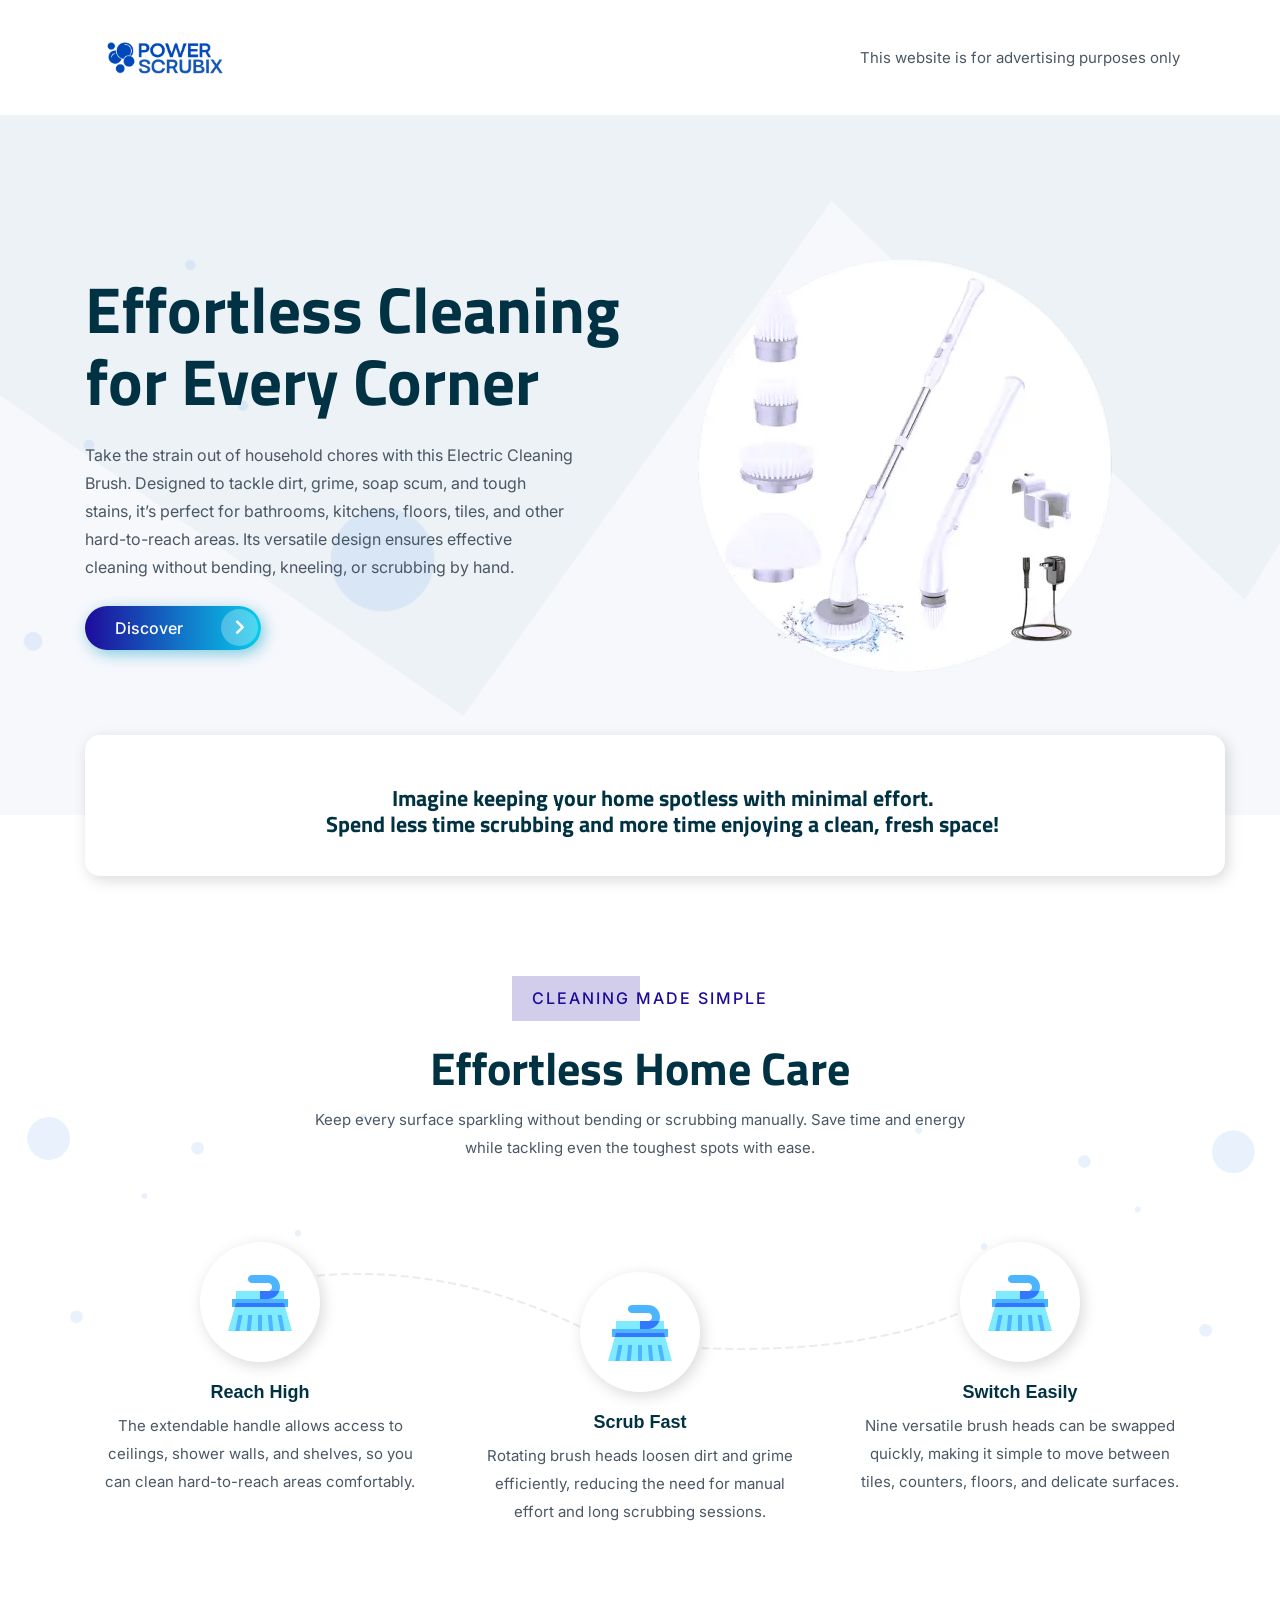
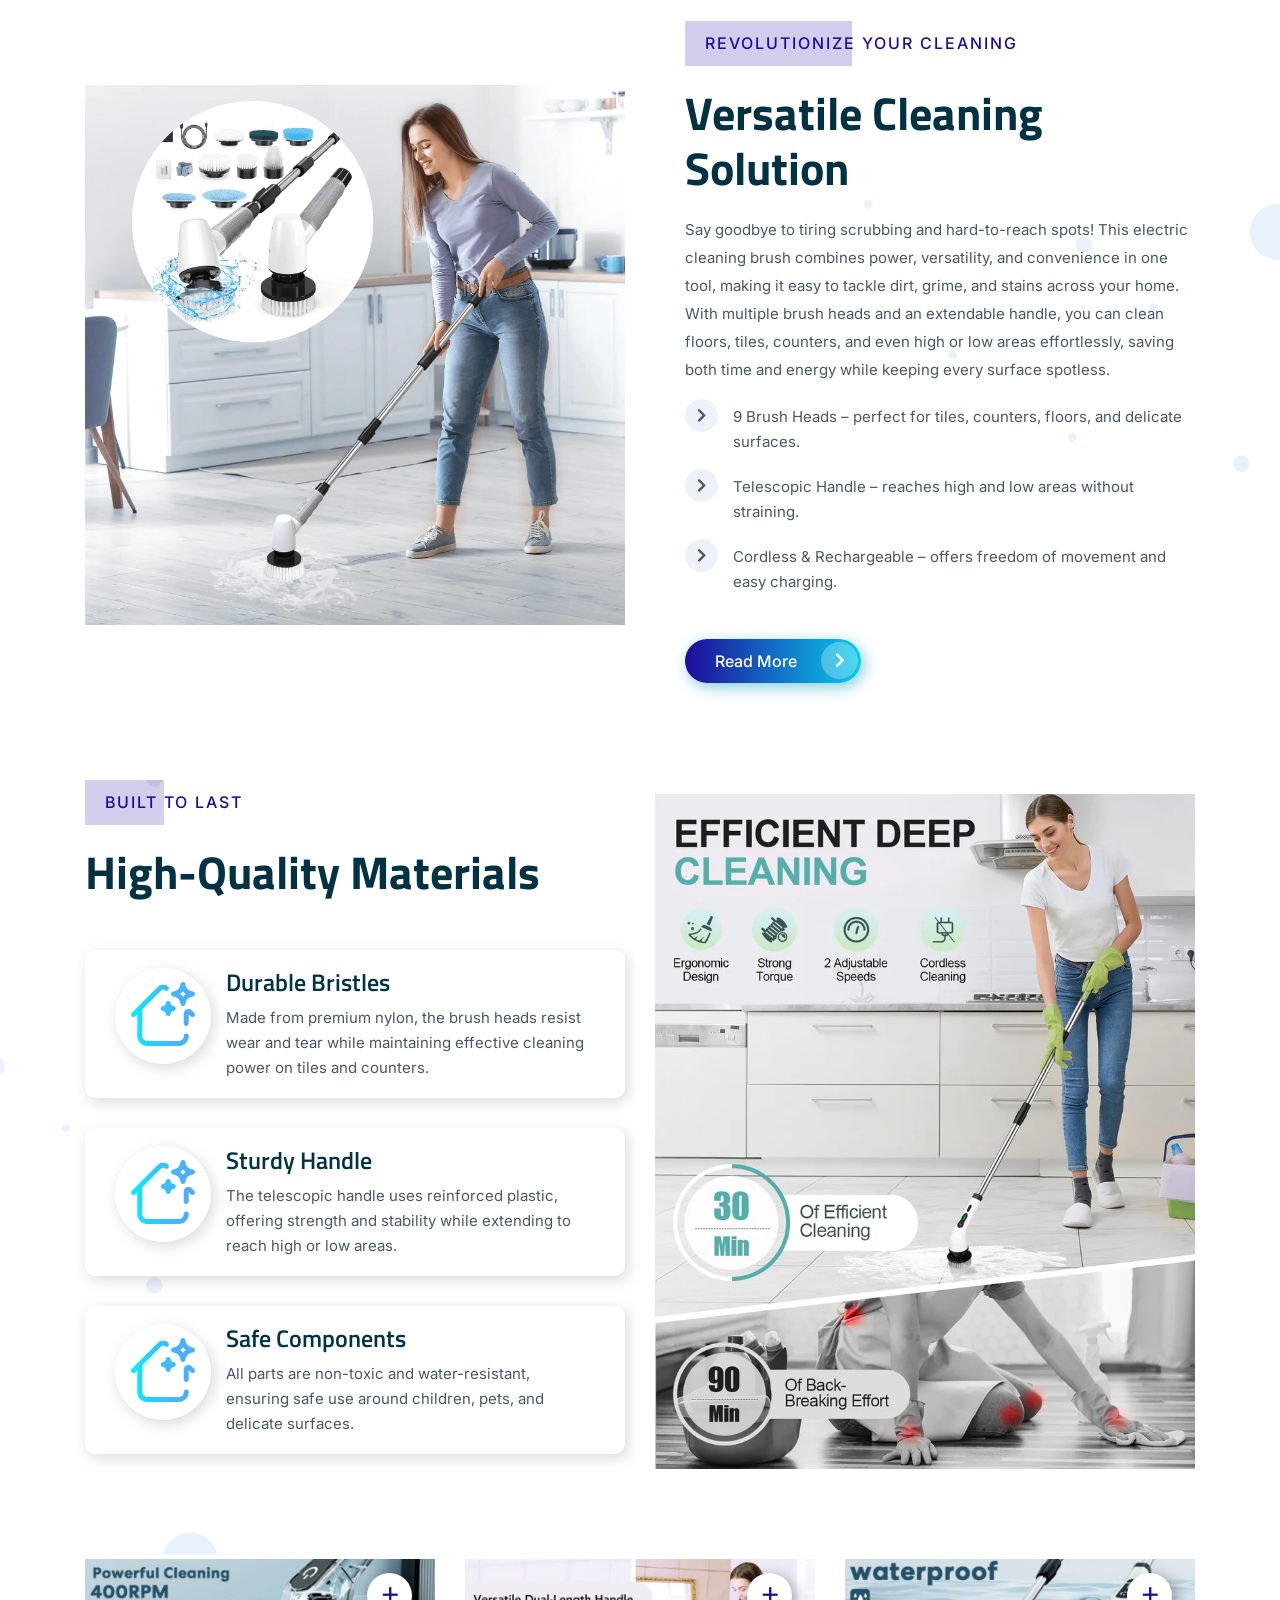
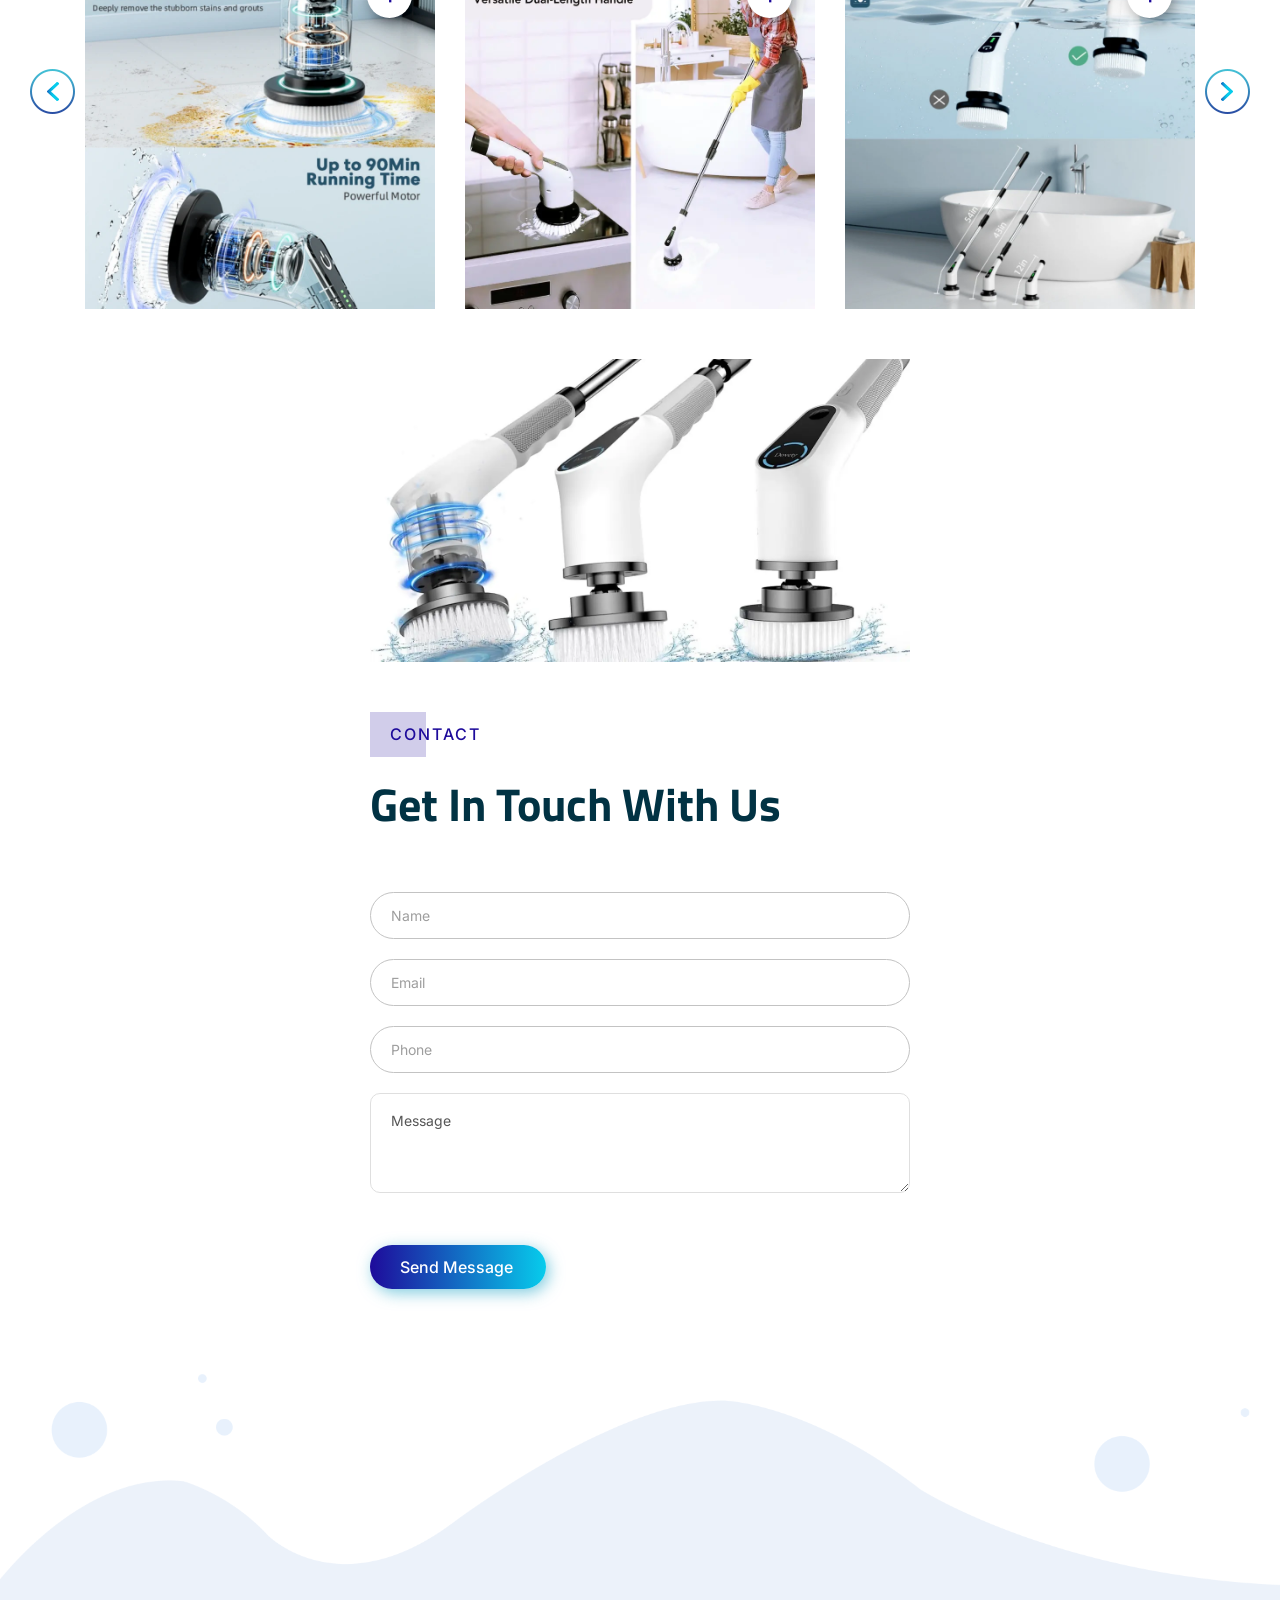
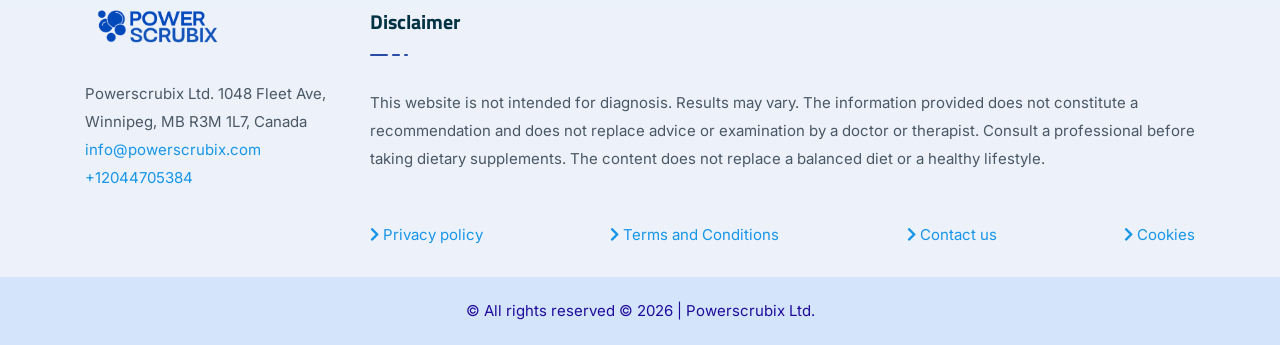
<file: index.html>
<!DOCTYPE html>
<html class="no-js" lang="zxx">
    <head>
        <meta charset="utf-8">
        <meta http-equiv="x-ua-compatible" content="ie=edge">
        <title>Powerscrubix</title>

        <meta name="author" content="Ezra Gale">
        <meta name="description" content="Effortless Cleaning for Every Corner">
        <meta name="keywords" content="electric cleaning brush, cordless scrubber, home cleaning tool, telescopic handle scrubber, versatile scrubber head">

        <meta name="viewport" content="width=device-width, initial-scale=1">
		<link rel="shortcut icon" type="image/x-icon" href="img/fav.png">
        <!-- Place favicon.ico in the root Internist, General Practitonery -->

		<!-- CSS here -->
        <link rel="stylesheet" href="css/bootstrap.min.css">
        <link rel="stylesheet" href="css/animate.min.css">
        <link rel="stylesheet" href="fontawesome/css/all.min.css">
        <link rel="stylesheet" href="css/slick.css">
        <link rel="stylesheet" href="css/default.css">
        <link rel="stylesheet" href="css/style.css">
        <link rel="stylesheet" href="css/responsive.css">
    </head>
    <body>
        <!-- header -->
        <header class="header-area">
            <div id="header-sticky" class="menu-area">
                <div class="container">
                    <div class="second-menu">
                        <div class="row align-items-center">
                            <div class="col-xl-2 col-lg-2">
                                <div class="logo">
                                    <a href="index.html"><img src="img/logo.png" alt="logo"></a>
                                </div>
                            </div>
                            <div class="col-lg-10">
                                <div class="main-menu text-right pr-15">This website is for advertising purposes only</div>
                            </div>
                        </div>
                    </div>
                </div>
            </div>
        </header>
        <!-- header-end -->
        <!-- main-area -->
        <main>
            <!-- slider-area -->
            <section id="home" class="slider-area fix p-relative">
                <div class="slider-active2">
				    <div class="single-slider slider-bg d-flex align-items-center" style="background-image:url(img/an-bg/header-bg.png)">
                        <div class="container">
                            <div class="row align-items-center">
                                <div class="col-lg-6">
                                    <div class="slider-content s-slider-content text-left">
                                        <h2 data-animation="fadeInUp" data-delay=".4s">Effortless Cleaning for Every Corner</h2>
                                        <p data-animation="fadeInUp" data-delay=".6s">Take the strain out of household chores with this Electric Cleaning Brush. Designed to tackle dirt, grime, soap scum, and tough stains, it’s perfect for bathrooms, kitchens, floors, tiles, and other hard-to-reach areas. Its versatile design ensures effective cleaning without bending, kneeling, or scrubbing by hand.</p>
                                        <div class="slider-btn mt-25">
                                            <a href="#services" class="btn ss-btn" data-animation="fadeInRight" data-delay=".8s">Discover <i class="fas fa-chevron-right"></i></a>
                                        </div>
                                    </div>
                                </div>
								<div class="col-lg-6">
									<img src="img/1.webp" alt="header-img" class="header-img"/>
								</div>
                            </div>
                        </div>
                    </div>
                </div>
            </section>
            <!-- slider-area-end -->
            <!-- booking-area -->
            <section id="booking" class="booking-area p-relative">
                <div class="container">
                    <div class="row">
                        <div class="col-lg-12 contact-form text-center">
                            <h4>Imagine keeping your home spotless with minimal effort. <br> Spend less time scrubbing and more time enjoying a clean, fresh space!</h4>
                        </div>
                    </div>
                </div>
            </section>
            <!-- booking-area-end -->

             <!-- services-area -->
            <section id="services" class="services-area services-bg services-two pt-100"  style="background-image:url(img/an-bg/an-bg02.png); background-size: contain; background-repeat: no-repeat;background-position: center center;">
                <div class="container">
                    <div class="row justify-content-center">
                        <div class="col-xl-8 col-lg-8">
                            <div class="section-title text-center pl-40 pr-40 mb-80" >
                                <span>Cleaning Made Simple</span>
                                <h2>Effortless Home Care</h2>
                                <p class="mt-10">Keep every surface sparkling without bending or scrubbing manually. Save time and energy while tackling even the toughest spots with ease.</p>
                            </div>
                        </div>
                    </div>
                    <div class="row sr-line">
                        <div class="col-lg-4 col-md-12">
                            <div class="s-single-services text-center active" >
                                <div class="services-icon">
                                    <img src="img/11.png" alt="img">
                                </div>
                                <div class="second-services-content">
                                    <h5><a href="services-detail.html">Reach High</a></h5>
                                    <p>The extendable handle allows access to ceilings, shower walls, and shelves, so you can clean hard-to-reach areas comfortably.</p>
                                </div>
                            </div>
                        </div>
                        <div class="col-lg-4 col-md-12">
                             <div class="s-single-services text-center" >
                                <div class="services-icon">
                                   <img src="img/11.png" alt="img">
                                </div>
                                <div class="second-services-content">
                                    <h5><a href="services-detail.html">Scrub Fast</a></h5>       
                                    <p>Rotating brush heads loosen dirt and grime efficiently, reducing the need for manual effort and long scrubbing sessions.</p>
                                </div>
                            </div>
                        </div>
                        <div class="col-lg-4 col-md-12">
                            <div class="s-single-services text-center" >
                                <div class="services-icon">
                                  <img src="img/11.png" alt="img">
                                </div>
                                <div class="second-services-content">
                                    <h5><a href="services-detail.html">Switch Easily</a></h5>       
                                    <p>Nine versatile brush heads can be swapped quickly, making it simple to move between tiles, counters, floors, and delicate surfaces.</p>
                                </div>
                            </div>
                        </div>
                    </div>
                </div>
            </section>
            <!-- services-area-end -->

			<!-- about-area -->
            <section id="about" class="about-area about-p pt-65 pb-80 p-relative" style="background-image:url(img/an-bg/an-bg03.png); background-size: contain; background-repeat: no-repeat;background-position: center center;">
                <div class="container">
                    <div class="row align-items-center">
                      <div class="col-lg-6 col-md-12 col-sm-12">
                            <div class="s-about-img p-relative">
                                <img src="img/2.webp" alt="img">
                            </div>
                        </div>
                        <div class="col-lg-6 col-md-12 col-sm-12">
                            <div class="about-content s-about-content pl-30">
                                <div class="section-title mb-20">
                                    <span>Revolutionize Your Cleaning</span>
                                    <h2>Versatile Cleaning Solution</h2>
                                </div>
                                <p>Say goodbye to tiring scrubbing and hard-to-reach spots! This electric cleaning brush combines power, versatility, and convenience in one tool, making it easy to tackle dirt, grime, and stains across your home. With multiple brush heads and an extendable handle, you can clean floors, tiles, counters, and even high or low areas effortlessly, saving both time and energy while keeping every surface spotless.</p>
                                <ul>
                                    <li>
                                        <div class="icon"><i class="fas fa-chevron-right"></i></div> 
                                        <div class="text">9 Brush Heads – perfect for tiles, counters, floors, and delicate surfaces.</div>
                                    </li>
                                    <li>
                                        <div class="icon"><i class="fas fa-chevron-right"></i></div> 
                                        <div class="text">Telescopic Handle – reaches high and low areas without straining.</div>
                                    </li>
                                    <li>
                                        <div class="icon"><i class="fas fa-chevron-right"></i></div> 
                                        <div class="text">Cordless & Rechargeable – offers freedom of movement and easy charging.</div>
                                    </li>
                                </ul>
                               <div class="slider-btn mt-30">
                                    <a href="#" class="btn ss-btn" data-animation="fadeInRight" data-delay=".8s">Read More <i class="fas fa-chevron-right"></i></a>					
                                </div>
                            </div>
                        </div>
                    </div>
                </div>
            </section>
            <!-- about-area-end -->

            <!-- department-area -->
            <section class="department-area cta-bg pb-70 mt-10 fix" style="background-image:url(img/an-bg/an-bg05.png); background-size: contain;">
                <div class="container">
                    <div class="row align-items-center">
                        <div class="col-lg-6">
                            <div class="section-title mb-50" >
                                <span>Built to Last</span>
                                <h2>High-Quality Materials</h2>
                            </div>
                            <ul>
                                <li>
                                    <div class="icon">
                                        <div><img src="img/12.png" alt="de-icon"></div></div>
                                    <a href="#" class="text">
                                        <h3>Durable Bristles</h3>
                                        Made from premium nylon, the brush heads resist wear and tear while maintaining effective cleaning power on tiles and counters.
                                    </a>
                                </li>
                                <li>
                                    <div class="icon">
                                        <div><img src="img/12.png" alt="de-icon"></div></div>
                                        <a href="#" class="text">
                                        <h3>Sturdy Handle</h3>
                                        The telescopic handle uses reinforced plastic, offering strength and stability while extending to reach high or low areas.
                                    </a>
                                </li>
                                <li>
                                        <div class="icon">
                                        <div><img src="img/12.png" alt="de-icon"></div></div>
                                    <a href="#" class="text">
                                        <h3>Safe Components</h3>
                                        All parts are non-toxic and water-resistant, ensuring safe use around children, pets, and delicate surfaces.
                                    </a>
                                </li>
                            </ul>
                        </div>
					    <div class="col-lg-6">
                            <div class="s-d-img p-relative">
                                <img src="img/3.webp" alt="img">

                            </div>
                        </div>
                    </div>
                </div>
            </section>
            <!-- department-area-end -->
			 <!-- team-area-->
            <section id="team" class="pb-20" style="background-image:url(img/an-bg/an-bg13.png); background-size: contain;background-position: center center;background-repeat: no-repeat;">
                <div class="container">
                    <div class="row team-active">
                        <div class="col-xl-4">
                            <div class="single-team mb-30" >
                                <div class="team-thumb">
                                    <div class="brd">
                                         <img src="img/4.webp" alt="img">
                                    </div>
                                    <div class="dropdown">
                                      <a class="xbtn"  data-toggle="dropdown" aria-haspopup="true" aria-expanded="false">
                                        +
                                      </a>
                                      <div class="dropdown-menu" aria-labelledby="dropdownMenu2">
                                        <div class="team-social mt-15">
                                        <ul>
                                            <li><a href="#"><i class="fab fa-facebook-f"></i></a></li>
                                            <li> <a href="#"><i class="fab fa-twitter"></i></a></li>
                                            <li><a href="#"><i class="fab fa-instagram"></i></a></li>
                                        </ul>
                                    </div>
                                      </div>
                                    </div>
                                </div>
                            </div>
                        </div>
                        <div class="col-xl-4">
                            <div class="single-team mb-30" >
                                <div class="team-thumb">
                                    <div class="brd">
                                        <img src="img/5.webp" alt="img">
                                    </div>
                                     <div class="dropdown">
                                      <a class="xbtn"  data-toggle="dropdown" aria-haspopup="true" aria-expanded="false">
                                        +
                                      </a>
                                      <div class="dropdown-menu" aria-labelledby="dropdownMenu2">
                                        <div class="team-social mt-15">
                                        <ul>
                                            <li><a href="#"><i class="fab fa-facebook-f"></i></a></li>
                                            <li> <a href="#"><i class="fab fa-twitter"></i></a></li>
                                            <li><a href="#"><i class="fab fa-instagram"></i></a></li>
                                        </ul>
                                    </div>
                                      </div>
                                    </div>
                                </div>
                            </div>
                        </div>
                       <div class="col-xl-4">
                            <div class="single-team mb-30" >
                                <div class="team-thumb">
                                    <div class="brd">
                                        <img src="img/6.webp" alt="img">
                                    </div>
                                    <div class="dropdown">
                                      <a class="xbtn"  data-toggle="dropdown" aria-haspopup="true" aria-expanded="false">
                                        +
                                      </a>
                                      <div class="dropdown-menu" aria-labelledby="dropdownMenu2">
                                        <div class="team-social mt-15">
                                        <ul>
                                            <li><a href="#"><i class="fab fa-facebook-f"></i></a></li>
                                            <li> <a href="#"><i class="fab fa-twitter"></i></a></li>
                                            <li><a href="#"><i class="fab fa-instagram"></i></a></li>
                                        </ul>
                                    </div>
                                      </div>
                                    </div>
                                </div>
                            </div>
                        </div>
                         <div class="col-xl-4">
                            <div class="single-team mb-30" >
                                <div class="team-thumb">
                                    <div class="brd">
                                         <img src="img/4.webp" alt="img">
                                    </div>
                                    <div class="dropdown">
                                      <a class="xbtn"  data-toggle="dropdown" aria-haspopup="true" aria-expanded="false">
                                        +
                                      </a>
                                      <div class="dropdown-menu" aria-labelledby="dropdownMenu2">
                                        <div class="team-social mt-15">
                                        <ul>
                                            <li><a href="#"><i class="fab fa-facebook-f"></i></a></li>
                                            <li> <a href="#"><i class="fab fa-twitter"></i></a></li>
                                            <li><a href="#"><i class="fab fa-instagram"></i></a></li>
                                        </ul>
                                    </div>
                                      </div>
                                    </div>
                                </div>
                            </div>
                        </div>
                        <div class="col-xl-4">
                            <div class="single-team mb-30" >
                                <div class="team-thumb">
                                    <div class="brd">
                                        <img src="img/5.webp" alt="img">
                                    </div>
                                     <div class="dropdown">
                                      <a class="xbtn"  data-toggle="dropdown" aria-haspopup="true" aria-expanded="false">
                                        +
                                      </a>
                                      <div class="dropdown-menu" aria-labelledby="dropdownMenu2">
                                        <div class="team-social mt-15">
                                        <ul>
                                            <li><a href="#"><i class="fab fa-facebook-f"></i></a></li>
                                            <li> <a href="#"><i class="fab fa-twitter"></i></a></li>
                                            <li><a href="#"><i class="fab fa-instagram"></i></a></li>
                                        </ul>
                                    </div>
                                      </div>
                                    </div>
                                </div>
                            </div>
                        </div>
                       <div class="col-xl-4">
                            <div class="single-team mb-30" >
                                <div class="team-thumb">
                                    <div class="brd">
                                        <img src="img/6.webp" alt="img">
                                    </div>
                                    <div class="dropdown">
                                      <a class="xbtn"  data-toggle="dropdown" aria-haspopup="true" aria-expanded="false">
                                        +
                                      </a>
                                      <div class="dropdown-menu" aria-labelledby="dropdownMenu2">
                                        <div class="team-social mt-15">
                                        <ul>
                                            <li><a href="#"><i class="fab fa-facebook-f"></i></a></li>
                                            <li> <a href="#"><i class="fab fa-twitter"></i></a></li>
                                            <li><a href="#"><i class="fab fa-instagram"></i></a></li>
                                        </ul>
                                    </div>
                                      </div>
                                    </div>
                                </div>
                            </div>
                        </div>
                    </div>
                </div>
            </section>
            <!-- team-area-end -->
            <!-- contact-area -->
            <section id="contact" class="contact-area contact-bg pb-70 p-relative fix" style="background-image:url(img/an-bg/an-bg11.png); background-size: cover;background-repeat: no-repeat;">
                <div class="container">
					<div class="row flex-column align-items-center">
                        <div class="col-lg-6 mb-50">
                            <div class="contact-img">
                                <img src="img/10.webp" alt="touch-illustration">
                            </div>
                        </div>
						<div class="col-lg-6">
                        <div class="section-title mb-60" >
                                <span>Contact</span>
                                <h2>Get In Touch With Us</h2>
                            </div>
						<form action="#" class="contact-form">
							<div class="row">
                                <div class="col-lg-12">
                                    <div class="contact-field p-relative c-name mb-20">
                                        <input type="text" placeholder="Name">
                                    </div>
                                </div>
                                <div class="col-lg-12">
                                    <div class="contact-field p-relative c-email mb-20">
                                        <input type="text" placeholder="Email">
                                    </div>
                                </div>
                                <div class="col-lg-12">
                                    <div class="contact-field p-relative c-subject mb-20">
                                        <input type="text" placeholder="Phone">
                                    </div>
                                </div>
                                <div class="col-lg-12">
                                    <div class="contact-field p-relative c-message mb-45">
                                        <textarea name="message" id="message" cols="30" rows="10" placeholder="Message"></textarea>
                                    </div>
                                    <div class="slider-btn">
                                        <a href="#" class="btn ss-btn" data-animation="fadeInRight" data-delay=".8s">Send Message</a>
                                    </div>
                                </div>
                            </div>
                    </form>
						</div>
					</div>
                </div>
            </section>
            <!-- contact-area-end -->
        </main>
        <!-- main-area-end -->
        <!-- footer -->
        <footer class="footer-bg footer-p" >
            <div class="overly"><img src="img/an-bg/footer-bg.png" alt="rest"></div>
            <div class="footer-top pb-30" style="background-color: #ECF1FA;">
                <div class="container">
                    <div class="row justify-content-between">
                        <div class="col-12 col-xl-3">
                            <div class="footer-widget mb-30">
                                <div class="flog mb-35">
                                    <a href="#"><img src="img/logo.png" alt="logo"></a>
                                </div>
                                <div class="footer-text mb-20">
                                    <p>Powerscrubix Ltd. 1048 Fleet Ave, Winnipeg, MB R3M 1L7, Canada
                                        <a href="mailto:info@powerscrubix.com">info@powerscrubix.com</a>
                                        <a href="tel:+12044705384">+12044705384</a>
                                    </p>
                                </div>
                            </div>
                        </div>
						<div class="col-12 col-xl-9">
                            <div class="footer-widget mb-30">
                                <div class="f-widget-title">
                                    <h5>Disclaimer</h5>
                                    <p>This website is not intended for diagnosis. Results may vary. The information provided does not constitute a recommendation and does not replace advice or examination by a doctor or therapist. Consult a professional before taking dietary supplements. The content does not replace a balanced diet or a healthy lifestyle.</p>
                                </div>
                            </div>
                        </div>
                        <div class="col-12 col-xl-9 offset-xl-3">
                            <ul class="d-flex justify-content-between flex-wrap gap-10">
                                <li><a href="policy.html"><i class="fas fa-chevron-right"></i> Privacy policy</a></li>
                                <li><a href="terms.html"><i class="fas fa-chevron-right"></i> Terms and Conditions</a></li>
                                <li><a href="contact.html"><i class="fas fa-chevron-right"></i> Contact us</a></li>
                                <li><a href="cookies.html"><i class="fas fa-chevron-right"></i> Cookies</a></li>
                            </ul>
                        </div>
                    </div>
                </div>
            </div>
            <div class="copyright-wrap">
                <div class="container">
                    <div class="row">
                        <div class="col-12">
                            <div class="copyright-text text-center">
                                <p>&copy; All rights reserved © 2026 | Powerscrubix Ltd.</p>
                            </div>
                        </div>
                    </div>
                </div>
            </div>
        </footer>
        <!-- footer-end -->


		<!-- JS here -->
        	<!-- JS here -->
        <script src="js/vendor/modernizr-3.5.0.min.js"></script>
        <script src="js/vendor/jquery-1.12.4.min.js"></script>
        <script src="js/popper.min.js"></script>
        <script src="js/bootstrap.min.js"></script>
        <script src="js/slick.min.js"></script>
        <script src="js/wow.min.js"></script>
        <script src="js/jquery.scrollUp.min.js"></script>
        <script src="js/parallax-scroll.js"></script>
        <script src="js/main.js"></script>
    </body>
</html>
</file>
<file: css/default.css>
/* Deafult Margin & Padding */
/*-- Margin Top --*/
.mt-5 {
	margin-top: 5px;
}
.mt-10 {
	margin-top: 10px;
}
.mt-15 {
	margin-top: 15px;
}
.mt-20 {
	margin-top: 20px;
}
.mt-25 {
	margin-top: 25px;
}
.mt-30 {
	margin-top: 30px;
}
.mt-35 {
	margin-top: 35px;
}
.mt-40 {
	margin-top: 40px;
}
.mt-45 {
	margin-top: 45px;
}
.mt-50 {
	margin-top: 50px;
}
.mt-55 {
	margin-top: 55px;
}
.mt-60 {
	margin-top: 60px;
}
.mt-65 {
	margin-top: 65px;
}
.mt-70 {
	margin-top: 70px;
}
.mt-75 {
	margin-top: 75px;
}
.mt-80 {
	margin-top: 80px;
}
.mt-85 {
	margin-top: 85px;
}
.mt-90 {
	margin-top: 90px;
}
.mt-95 {
	margin-top: 95px;
}
.mt-100 {
	margin-top: 100px;
}
.mt-105 {
	margin-top: 105px;
}
.mt-110 {
	margin-top: 110px;
}
.mt-115 {
	margin-top: 115px;
}
.mt-120 {
	margin-top: 120px;
}
.mt-125 {
	margin-top: 125px;
}
.mt-130 {
	margin-top: 130px;
}
.mt-135 {
	margin-top: 135px;
}
.mt-140 {
	margin-top: 140px;
}
.mt-145 {
	margin-top: 145px;
}
.mt-150 {
	margin-top: 150px;
}
.mt-155 {
	margin-top: 155px;
}
.mt-160 {
	margin-top: 160px;
}
.mt-165 {
	margin-top: 165px;
}
.mt-170 {
	margin-top: 170px;
}
.mt-175 {
	margin-top: 175px;
}
.mt-180 {
	margin-top: 180px;
}
.mt-185 {
	margin-top: 185px;
}
.mt-190 {
	margin-top: 190px;
}
.mt-195 {
	margin-top: 195px;
}
.mt-200 {
	margin-top: 200px;
}
/*-- Margin Bottom --*/

.mb-5 {
	margin-bottom: 5px;
}
.mb-10 {
	margin-bottom: 10px;
}
.mb-15 {
	margin-bottom: 15px;
}
.mb-20 {
	margin-bottom: 20px;
}
.mb-25 {
	margin-bottom: 25px;
}
.mb-30 {
	margin-bottom: 30px;
}
.mb-35 {
	margin-bottom: 35px;
}
.mb-40 {
	margin-bottom: 40px;
}
.mb-45 {
	margin-bottom: 45px;
}
.mb-50 {
	margin-bottom: 50px;
}
.mb-55 {
	margin-bottom: 55px;
}
.mb-60 {
	margin-bottom: 60px;
}
.mb-65 {
	margin-bottom: 65px;
}
.mb-70 {
	margin-bottom: 70px;
}
.mb-75 {
	margin-bottom: 75px;
}
.mb-80 {
	margin-bottom: 80px;
}
.mb-85 {
	margin-bottom: 85px;
}
.mb-90 {
	margin-bottom: 90px;
}
.mb-95 {
	margin-bottom: 95px;
}
.mb-100 {
	margin-bottom: 100px;
}
.mb-105 {
	margin-bottom: 105px;
}
.mb-110 {
	margin-bottom: 110px;
}
.mb-115 {
	margin-bottom: 115px;
}
.mb-120 {
	margin-bottom: 120px;
}
.mb-125 {
	margin-bottom: 125px;
}
.mb-130 {
	margin-bottom: 130px;
}
.mb-135 {
	margin-bottom: 135px;
}
.mb-140 {
	margin-bottom: 140px;
}
.mb-145 {
	margin-bottom: 145px;
}
.mb-150 {
	margin-bottom: 150px;
}
.mb-155 {
	margin-bottom: 155px;
}
.mb-160 {
	margin-bottom: 160px;
}
.mb-165 {
	margin-bottom: 165px;
}
.mb-170 {
	margin-bottom: 170px;
}
.mb-175 {
	margin-bottom: 175px;
}
.mb-180 {
	margin-bottom: 180px;
}
.mb-185 {
	margin-bottom: 185px;
}
.mb-190 {
	margin-bottom: 190px;
}
.mb-195 {
	margin-bottom: 195px;
}
.mb-200 {
	margin-bottom: 200px;
}
/*-- Padding Top --*/

.pt-5 {
	padding-top: 5px;
}
.pt-10 {
	padding-top: 10px;
}
.pt-15 {
	padding-top: 15px;
}
.pt-20 {
	padding-top: 20px;
}
.pt-25 {
	padding-top: 25px;
}
.pt-30 {
	padding-top: 30px;
}
.pt-35 {
	padding-top: 35px;
}
.pt-40 {
	padding-top: 40px;
}
.pt-45 {
	padding-top: 45px;
}
.pt-50 {
	padding-top: 50px;
}
.pt-55 {
	padding-top: 55px;
}
.pt-60 {
	padding-top: 60px;
}
.pt-65 {
	padding-top: 65px;
}
.pt-70 {
	padding-top: 70px;
}
.pt-75 {
	padding-top: 75px;
}
.pt-80 {
	padding-top: 80px;
}
.pt-85 {
	padding-top: 85px;
}
.pt-90 {
	padding-top: 90px;
}
.pt-95 {
	padding-top: 95px;
}
.pt-100 {
	padding-top: 100px;
}
.pt-105 {
	padding-top: 105px;
}
.pt-110 {
	padding-top: 110px;
}
.pt-115 {
	padding-top: 115px;
}
.pt-120 {
	padding-top: 120px;
}
.pt-125 {
	padding-top: 125px;
}
.pt-130 {
	padding-top: 130px;
}
.pt-135 {
	padding-top: 135px;
}
.pt-140 {
	padding-top: 140px;
}
.pt-145 {
	padding-top: 145px;
}
.pt-150 {
	padding-top: 150px;
}
.pt-155 {
	padding-top: 155px;
}
.pt-160 {
	padding-top: 160px;
}
.pt-165 {
	padding-top: 165px;
}
.pt-170 {
	padding-top: 170px;
}
.pt-175 {
	padding-top: 175px;
}
.pt-180 {
	padding-top: 180px;
}
.pt-185 {
	padding-top: 185px;
}
.pt-190 {
	padding-top: 190px;
}
.pt-195 {
	padding-top: 195px;
}
.pt-200 {
	padding-top: 200px;
}
.pt-113 {
	padding-top: 113px;
}
/*-- Padding Bottom --*/

.pb-5 {
	padding-bottom: 5px;
}
.pb-10 {
	padding-bottom: 10px;
}
.pb-15 {
	padding-bottom: 15px;
}
.pb-20 {
	padding-bottom: 20px;
}
.pb-25 {
	padding-bottom: 25px;
}
.pb-30 {
	padding-bottom: 30px;
}
.pb-35 {
	padding-bottom: 35px;
}
.pb-40 {
	padding-bottom: 40px;
}
.pb-45 {
	padding-bottom: 45px;
}
.pb-50 {
	padding-bottom: 50px;
}
.pb-55 {
	padding-bottom: 55px;
}
.pb-60 {
	padding-bottom: 60px;
}
.pb-65 {
	padding-bottom: 65px;
}
.pb-70 {
	padding-bottom: 70px;
}
.pb-75 {
	padding-bottom: 75px;
}
.pb-80 {
	padding-bottom: 80px;
}
.pb-85 {
	padding-bottom: 85px;
}
.pb-90 {
	padding-bottom: 90px;
}
.pb-95 {
	padding-bottom: 95px;
}
.pb-100 {
	padding-bottom: 100px;
}
.pb-105 {
	padding-bottom: 105px;
}
.pb-110 {
	padding-bottom: 110px;
}
.pb-115 {
	padding-bottom: 115px;
}
.pb-120 {
	padding-bottom: 120px;
}
.pb-125 {
	padding-bottom: 125px;
}
.pb-130 {
	padding-bottom: 130px;
}
.pb-135 {
	padding-bottom: 135px;
}
.pb-140 {
	padding-bottom: 140px;
}
.pb-145 {
	padding-bottom: 145px;
}
.pb-150 {
	padding-bottom: 150px;
}
.pb-155 {
	padding-bottom: 155px;
}
.pb-160 {
	padding-bottom: 160px;
}
.pb-165 {
	padding-bottom: 165px;
}
.pb-170 {
	padding-bottom: 170px;
}
.pb-175 {
	padding-bottom: 175px;
}
.pb-180 {
	padding-bottom: 180px;
}
.pb-185 {
	padding-bottom: 185px;
}
.pb-190 {
	padding-bottom: 190px;
}
.pb-195 {
	padding-bottom: 195px;
}
.pb-200 {
	padding-bottom: 200px;
}



/*-- Padding Left --*/
.pl-0 {
	padding-left: 0px;
}
.pl-5 {
	padding-left: 5px;
}
.pl-10 {
	padding-left: 10px;
}
.pl-15 {
	padding-left: 15px;
}
.pl-20{
	padding-left: 20px;
}
.pl-25 {
	padding-left: 35px;
}
.pl-30 {
	padding-left: 30px;
}
.pl-35 {
	padding-left: 35px;
}

.pl-35 {
	padding-left: 35px;
}

.pl-40 {
	padding-left: 40px;
}

.pl-45 {
	padding-left: 45px;
}

.pl-50 {
	padding-left: 50px;
}

.pl-55 {
	padding-left: 55px;
}

.pl-60 {
	padding-left: 60px;
}
.pl-65 {
	padding-left: 65px;
}
.pl-70 {
	padding-left: 70px;
}
.pl-75 {
	padding-left: 75px;
}
.pl-80 {
	padding-left: 80px;
}
.pl-85 {
	padding-left: 80px;
}
.pl-90 {
	padding-left: 90px;
}
.pl-95 {
	padding-left: 95px;
}
.pl-100 {
	padding-left: 100px;
}


/*-- Padding Right --*/
.pr-0 {
	padding-right: 0px;
}
.pr-5 {
	padding-right: 5px;
}
.pr-10 {
	padding-right: 10px;
}
.pr-15 {
	padding-right: 15px;
}
.pr-20{
	padding-right: 20px;
}
.pr-25 {
	padding-right: 35px;
}
.pr-30 {
	padding-right: 30px;
}
.pr-35 {
	padding-right: 35px;
}

.pr-35 {
	padding-right: 35px;
}

.pr-40 {
	padding-right: 40px;
}

.pr-45 {
	padding-right: 45px;
}

.pr-50 {
	padding-right: 50px;
}

.pr-55 {
	padding-right: 55px;
}

.pr-60 {
	padding-right: 60px;
}
.pr-65 {
	padding-right: 65px;
}
.pr-70 {
	padding-right: 70px;
}
.pr-75 {
	padding-right: 75px;
}
.pr-80 {
	padding-right: 80px;
}
.pr-85 {
	padding-right: 80px;
}
.pr-90 {
	padding-right: 90px;
}
.pr-95 {
	padding-right: 95px;
}
.pr-100 {
	padding-right: 100px;
}

/* font weight */
.f-700{font-weight: 700;}
.f-600{font-weight: 600;}
.f-500{font-weight: 500;}
.f-400{font-weight: 400;}
.f-300{font-weight: 300;}

/* Background Color */

.gray-bg {
	background: #f4f4fe;
}
.white-bg {
	background: #fff;
}
.black-bg {
	background: #222;
}
.theme-bg {
	background: #222;
}
.primary-bg {
	background: #1a237e;
}
/* Color */

.white-color {
	color: #fff;
}
.black-color {
	color: #222;
}
.theme-color {
	color: #222;
}
.primary-color {
	color: #222;
}
/* black overlay */

[data-overlay] {
	position: relative;
}
[data-overlay]::before {
	background: #000 none repeat scroll 0 0;
	content: "";
	height: 100%;
	left: 0;
	position: absolute;
	top: 0;
	width: 100%;
	z-index: 1;
}
[data-overlay="3"]::before {
	opacity: 0.3;
}
[data-overlay="4"]::before {
	opacity: 0.4;
}
[data-overlay="5"]::before {
	opacity: 0.5;
}
[data-overlay="6"]::before {
	opacity: 0.6;
}
[data-overlay="7"]::before {
	opacity: 0.7;
}
[data-overlay="8"]::before {
	opacity: 0.8;
}
[data-overlay="9"]::before {
	opacity: 0.9;
}
</file>
<file: css/style.css>
/* CSS Index
-----------------------------------
1. Theme default css
2. header
3. slider
4. about
5. features
6. services
7. video
8. choose
9. brand
10. work-process
11. team
12. counter
13. cta
14. testimonial
15. blog
16. pagination
17. f-cta
18. pricing
19. contact
20. footer

*/



/* 1. Theme default css */
@import url('https://fonts.googleapis.com/css2?family=Inter:wght@100;200;300;400;500;600;700;800;900&family=Titillium+Web:ital,wght@0,200;0,300;0,400;0,600;0,700;0,900;1,200;1,300;1,400;1,600;1,700&display=swap');
 body {
     font-family: 'Inter', sans-serif;
	font-size: 15px;
	font-weight: normal;
	color: #4A5764;
	font-style: normal;
     line-height: 25px;
}
.img {
	max-width: 100%;
	transition: all 0.3s ease-out 0s;
}
.f-left {
	float: left
}
.f-right {
	float: right
}
.fix {
	overflow: hidden
}
a,
.button {
	-webkit-transition: all 0.3s ease-out 0s;
	-moz-transition: all 0.3s ease-out 0s;
	-ms-transition: all 0.3s ease-out 0s;
	-o-transition: all 0.3s ease-out 0s;
	transition: all 0.3s ease-out 0s;
}
a:focus,
.button:focus {
	text-decoration: none;
	outline: none;
}
a:focus,
a:hover,
.portfolio-cat a:hover,
.footer -menu li a:hover {
	text-decoration: none;
}
.btn.focus, .btn:focus {
	outline: 0;
	box-shadow: none;
}
a,
button {
	color: #1696e7;
	outline: medium none;
}
button:focus,input:focus,input:focus,textarea,textarea:focus{outline: none;box-shadow: none;}
.uppercase {
	text-transform: uppercase;
}
.capitalize {
	text-transform: capitalize;
}
h1,
h2,
h3,
h4,
h5,
h6 {
	font-family: 'Titillium Web', sans-serif;
	color: #013243;
	margin-top: 0px;
	font-style: normal;
	font-weight: 700;
	text-transform: normal;
}
h1 a,
h2 a,
h3 a,
h4 a,
h5 a,
h6 a {
	color: inherit;
}
h1 {
	font-size: 40px;
	font-weight: 500;
}
h2 {
	font-size: 35px;
}
h3 {
	font-size: 28px;
}
h4 {
	font-size: 22px;
}
h5 {
	font-size: 18px;
}
h6 {
	font-size: 16px;
}
ul {
	margin: 0px;
	padding: 0px;
}
li {
	list-style: none
}
p {

	line-height: 28px;
	margin-bottom: 15px;
}
hr {
	border-bottom: 1px solid #eceff8;
	border-top: 0 none;
	margin: 30px 0;
	padding: 0;
}
label {
	color: #7e7e7e;
	cursor: pointer;
	font-size: 14px;
	font-weight: 400;
}
*::-moz-selection {
	background: #d6b161;
	color: #fff;
	text-shadow: none;
}
::-moz-selection {
	background: #444;
	color: #fff;
	text-shadow: none;
}
::selection {
	background: #444;
	color: #fff;
	text-shadow: none;
}
*::-moz-placeholder {
	color: #555555;
	font-size: 14px;
	opacity: 1;
}
*::placeholder {
	color: #555555;
	font-size: 14px;
	opacity: 1;
}
.theme-overlay {
	position: relative
}
.theme-overlay::before {
	background: #1696e7 none repeat scroll 0 0;
	content: "";
	height: 100%;
	left: 0;
	opacity: 0.6;
	position: absolute;
	top: 0;
	width: 100%;
}
.separator {
	border-top: 1px solid #f2f2f2
}
.logo {
    background: #fff;
    height: 115px;
    line-height: 115px;
    padding: 0 10px;
}
.logo img,.logo2 img,.logo3 img {
    width: 100%;
}
/* button style */

.btn {
	-moz-user-select: none;
	background: transparent linear-gradient(90deg, #1E0B9B 0%, #07CCEC 100%) 0% 0% no-repeat padding-box;
    box-shadow: 3px 4px 15px #3FB0CEA6;
	border: none;
	border-radius: 8px;
	color: #fff;
	display: inline-block;
	font-size: 16px;
	font-weight: 500;
	letter-spacing: 0;
	line-height: 1;
	margin-bottom: 0;
	padding: 18px 45px;
	text-align: center;
	text-transform: unset;
	touch-action: manipulation;
	transition: all 0.3s ease 0s;
	vertical-align: middle;
	white-space: nowrap;
	position: relative;
    z-index: 999;
}

.btn:hover{color: #fff;}
.btn:hover::before{opacity: 0;}
.breadcrumb > .active {
	color: #888;
}
.btn-after{
width: 100%;
height: 45px;
border: 1px solid #707070;
border-radius: 8px;
margin-top: -28px;
margin-left: 15px;
    position: absolute;
    transition: all 0.3s ease 0s;

}
.slider-btn:hover .btn-after{
    margin-top: -50px;
margin-left: 0px;
}
/* scrollUp */
#scrollUp {
	background: #1E0B9B;
	height: 45px;
	width: 45px;
	right: 50px;
	bottom: 77px;
	color: #fff;
	font-size: 20px;
	text-align: center;
	border-radius: 50%;
	font-size: 22px;
	line-height: 45px;
	transition: .3s;
}
#scrollUp:hover {
	background: #1E0B9B;
}
/* 2. header */
.innder-ht {
	padding: 10px 0;
}
.wellcome-text p {
	margin-bottom: 0;
	color: #8a8a8a;
}
.header-cta ul li {
	display: inline-block;
	margin-left: 35px;
}
.header-cta ul li:first-child{margin-left: 0;}
.header-cta ul li i {
	display: inline-block;
	margin-right: 5px;
	position: relative;
	top: 2px;
    color: #fff;
}
.header-top-cta ul li {
	display: inline-block;
	width: 200px;
	margin-right: 80px;
}
.header-top-cta ul li:last-child {margin-right: 0;}
.h-cta-icon {
	float: left;
	display: block;
	margin-right: 20px;
}
.h-cta-content {
	overflow: hidden;
}
.h-cta-content h5 {
	font-size: 14px;
	text-transform: uppercase;
	letter-spacing: 2px;
	margin-bottom: 0;
}
.h-cta-content p {
	margin-bottom: 0;
	line-height: 1.5;
}
.main-menu ul li {
	display: inline-block;
	margin-left: 25px;
	position: relative;
}
.main-menu ul li.active a {
	color: #1E0B9B;
}
.main-menu ul li a {
	display: block;
	color: #013243;
	font-family: 'Poppins', sans-serif;
	font-weight: 500;
	padding: 30px 0;
	position: relative;
}
.main-menu ul li:first-child {
	margin-left: 0;
}
.menu-area .menu-tigger {
	cursor: pointer;
	display: block;
	float: left;
	margin-right: 40px;
	margin-top: 27px;
}
.menu-area .menu-tigger span {
	height: 2px;
	width: 30px;
	background: #2935bb;
	display: block;
	margin: 7px 0;
	transition: .3s;
}
.main-menu ul li:hover > a{color: #1E0B9B;}
.main-menu ul li:hover > a::before{width: 100%;}
.display-ib{display: inline-block;}
.header-btn{margin-left: -40px;}
.header-social a {
	font-size: 14px;
display: inline-block;
margin-left: 5px;
height: 35px;
width: 35px;
background: #e9eaf8;
text-align: center;
line-height: 35px;
border-radius: 50%;
color: #191D3B;
}
.header-social a:hover{color: #fff;background: transparent linear-gradient(90deg, #1E0B9B 0%, #1e0b9b 100%) 0% 0% no-repeat padding-box;}
.sticky-menu {
    left: 0;
    margin: auto;
    position: fixed;
    top: 0;
    width: 100%;
    box-shadow: 0 0 60px 0 rgba(0, 0, 0, .07);
		z-index: 9999;
		background: #fff;
    -webkit-animation: 300ms ease-in-out 0s normal none 1 running fadeInDown;
    animation: 300ms ease-in-out 0s normal none 1 running fadeInDown;
    -webkit-box-shadow: 0 10px 15px rgba(25, 25, 25, 0.1);
}
.responsive {display: none;}
#mobile-menu {
	display: block;
}
.menu-area {
    background: #fff;
    box-shadow: 3px 4px 15px #00000026;
}
.menu-area2::before{
    display: none;
}
.menu-search a {
font-size: 14px;
display: inline-block;
margin-left: 5px;
height: 35px;
width: 35px;
background: #ffffff4a;
text-align: center;
line-height: 35px;
border-radius: 50%;
color: #FFF;
}
.top-btn {
    background: transparent linear-gradient(90deg, #1E0B9B 0%, #07CCEC 100%) 0% 0% no-repeat padding-box;
    box-shadow: 3px 4px 15px #3FB0CEA6;
    padding: 10px 15px 10px 30px;
    width: 100%;
    float: left;
    color: #fff;
    border-radius: 23px;
    position: relative;
}
.top-btn i{
    background: #fff;
    width: 37px;
    height: 37px;
    line-height: 37px;
    background: #FFFFFF47 0% 0% no-repeat padding-box;
    position: absolute;
    right: 3px;
    top: 3px;
    border-radius: 50%;
    text-align: center;
}
.top-btn:hover {
    background: transparent linear-gradient(90deg, #07CCEC 0%, #1E0B9B 100%) 0% 0% no-repeat padding-box;
    box-shadow: none;
     color: #fff;
}

.product-details-action .btn {
    background: transparent linear-gradient(90deg, #1E0B9B 0%, #07CCEC 100%) 0% 0% no-repeat padding-box;
    padding: 14px 15px 14px 30px;
    box-shadow: 3px 4px 15px #3FB0CEA6;
    width: 170px;
    text-align: left;
    color: #fff;
    border-radius:30px;
    position: relative;
}
.product-details-action .btn i{
    background: #fff;
    width: 37px;
    height: 37px;
    line-height: 37px;
    background: #FFFFFF47 0% 0% no-repeat padding-box;
    position: absolute;
    right: 3px;
    top: 3px;
    border-radius: 50%;
    text-align: center;
}
.product-details-action .btn:hover {
    background: transparent linear-gradient(90deg, #1E0B9B 0%, #1e0b9b 100%) 0% 0% no-repeat padding-box;
     color: #fff;
}


.sticky-menu .logo{
    margin-top: 0;
    line-height: 61px;
    height: auto;
}
.slider-content {
    position: relative;
    z-index: 2;
}
.sticky-menu ul li a {
    padding: 25px 0;
}
.slider-price{
    position: absolute;
    right: 0;
    bottom: 0;
}
.slider-price h3{
	color:#fff;
}
.slider-price h2 {
    color:#1E0B9B;
    font-size: 60px;
    font-weight: 500;
}
.slider-btn{
    display: inline-block;
    position: relative;
}
.slider-active .slick-dots {
    position: absolute;
    top: 40%;
    left: 22%;
}
.slider-active .slick-dots li button {
    text-indent: -99999px;
    border: none;
    padding: 0;
    height: 1px;
    margin-left: 10px;
    background: #1E0B9B;
    border-radius: 50px;
    z-index: 1;
    cursor: pointer;
    transition: .3s;
    
}
 .slider-active .slick-dots li.slick-active button {
    width: 50px;
   background: #1E0B9B;
}
.slider-active .slick-dots li.slick-active button::before {
    background: url("../img/bg/active-dote.png");
    opacity: 1;
}
.slider-active .slick-dots li button::before {
    content: "";
    width: 19px;
    height: 19px;
    background: url("../img/bg/dote.png");
    float: left;
    position: relative;
    margin-top: -9px;
    left: -19px;
    border-radius: 50%;
    opacity: .7;
    background-repeat: no-repeat;
    background-position: center;
}
.second-header {
	border: none;
	padding-bottom: 9px;
	background:  transparent linear-gradient(90deg, #1E0B9B 0%, #07CCEC 100%) 0% 0% no-repeat padding-box;
	padding-top: 9px;
    color: #fff;
}
.second-menu {
	position: relative;
	z-index: 9;
}
.sticky-menu .second-menu {
	margin: 0;
	box-shadow: none;
	padding: 0;
}
.sticky-menu .second-menu::before{content: none;}
.second-menu .main-menu ul li{margin-left: 40px;}
.second-menu .main-menu ul li:first-child{margin-left: 0;}
.second-menu .main-menu ul li a::before{content: none;}
.second-header-btn .btn {
	background: transparent;
	border: 2px solid #1E0B9B;
	font-size: 16px;
	text-transform: uppercase;
	color: #013243;
}
.second-header-btn .btn:hover {
	color: #fff;
	background: #1E0B9B;
}
.second-header-btn .btn::before{content: none;}
.offcanvas-menu {
	position: fixed;
	right: 0;
	height: 100%;
	width: 300px;
	z-index: 999;
	background: #00081b;
	top: 0;
	padding: 30px;
	transition: .5s;
	transform: translateX(100%);
}
.offcanvas-menu.active{
	transform: translateX(0)
}
.menu-close i {
	font-size: 18px;
	color: #fff;
	transition: .3s;
	cursor: pointer;
}
.menu-close:hover i{
	color: #1E0B9B;
}
.offcanvas-menu ul {
	margin-top: 30px;
}
.offcanvas-menu ul li {
	border-bottom: 1px solid #101c38;
}
.offcanvas-menu ul li a {
	color: #fff;
	font-size: 18px;
	text-transform: capitalize;
	padding: 6px 0;
	display: block;
}
.offcanvas-menu ul li:hover a{
	color: #1E0B9B;
}
.side-social a {
	color: #fff;
	margin-right: 10px;
}
.side-social {
	margin-top: 30px;
}
.side-social a:hover{
	color: #1E0B9B;
}
.offcanvas-menu form {
	position: relative;
	margin-top: 30px;
}
.offcanvas-menu form input {
	width: 100%;
	background: none;
	border: 1px solid #2d3547;
	padding: 7px 10px;
	color: #fff;
}
.offcanvas-menu form button {
    position: absolute;
    border: none;
    right: 0;
    background: #1E0B9B;
    padding: 8px 14px;
	top: 0;
	cursor: pointer;
}
.offcanvas-menu form button i {
	color: #fff;
}
.offcanvas-overly {
	position: fixed;
	background: #000;
	top: 0;
	left: 0;
	height: 100%;
	width: 100%;
	z-index: 9;
	opacity: 0;
	visibility: hidden;
	transition: .3s;
}
.offcanvas-overly.active{
	opacity: .5;
	visibility: visible;
}
.off-logo {display: none;}
/* breadcrumb */
.breadcrumb-area {
	min-height: 400px;
	background-position: center;
	background-size: cover;
    position: relative;
}
.breadcrumb {
	display: inline-block;
	-ms-flex-wrap: wrap;
	flex-wrap: unset;
	padding: 0;
	margin-bottom: 0;
	list-style: none;
	background-color: unset;
	border-radius: 0;
}
.breadcrumb li {display: inline-block;}
.breadcrumb li a {
	font-size: 16px;
	color: #4A5764;
}
.breadcrumb-item + .breadcrumb-item::before {
	display: inline-block;
	padding-right: 15px;
	padding-left: 15px;
	color: #4A5764;
	content: ">";
}
.breadcrumb-title h2 {
	font-size: 60px;
	margin-bottom: 25px;
	line-height: 1;
}
.breadcrumb-title p {
	margin-bottom: 0;
	padding: 0 40px;
	color: #fff;
	font-size: 16px;
}
.breadcrumb > .active {
	color: #1E0B9B;
	font-weight: 500;
}
/* 3. slider */
.slider-bg {
	min-height: 700px;
	background-position: center;
	background-size: cover;
	position: relative;
	z-index: 1;
}
.slider-bg::before {
	content: "";
	position: absolute;
	left: 0;
	top: 0;
	height: 100%;
	width: 100%;
	background: #000;
	opacity: .5;
	z-index: -1;
    display: none;
}
.show-bg3::before{
	content: "";
	position: absolute;
	left: 0;
	top: 0;
	height: 100%;
	width: 100%;
	background: transparent linear-gradient(90deg, #000 0%, #26154D 100%) 0% 0% no-repeat padding-box;
	opacity: .5;
	z-index: 1;
}
.slider-bg2 {
	min-height: 900px;
	background-position: center;
	background-size: cover;
	position: relative;
	margin-top: -118px;
	z-index: 1;
}
.slider-bg2 .slider-content > span::before {
    content: "";
    background:#383838;
    height: 3px;
    float: left;
    width: 60px;
    margin-top: 15px;
    margin-right: 10px;
}
.slider-bg2 .slider-content h2{
	color:#383838;
}
.slider-bg2 .slider-content p {
    color:#676f67;
    font-size: 16px;
    margin-bottom: 0;
}
.slider-bg2 .slider-content > span {
    font-size: 22px;
    font-weight: 500;
    color:#1E0B9B;
    display: block;
    margin-bottom: 20px;
    margin-top: 30px;
}
.slider-bg .video-i {
    background:#fff;
    padding: 14px;
    border-radius: 100%;
    width: 51px;
    display: inline-block;
    text-align: center;
    color: #1E0B9B;;
    margin-left: 50px;
}
.slider-bg .video-i:hover {
    background:#1E0B9B;;
    color: #fff;
}
.slider-bg2 .video-i {
    background:#383838;
    padding: 14px;
    border-radius: 100%;
    width: 51px;
    display: inline-block;
    text-align: center;
    color: #fff;
    margin-left: 20px;
}
.slider-bg2 .video-i:hover {
    background:#1E0B9B;
    padding: 14px;
    border-radius: 100%;
    width: 51px;
    display: inline-block;
    text-align: center;
    color: #fff;
    margin-left: 20px;
}
#particles-js {
    position: absolute;
    left: 0;
    width: 100%;
    height: 100%;
	z-index: -1;
}
.slider-content > span {
	font-size: 16px;
	font-weight: 500;
	color: #1E0B9B;
	text-transform: uppercase;
	letter-spacing: 6px;
	display: block;
	margin-bottom: 20px;
}
.slider-content h2 {
	font-size: 65px;
    font-weight: 700;
	color: #013243;
	line-height: 1.1;
	margin-bottom: 40px;
}
.slider-content h2 span {
	color: #1e0b9b;
}
.slider-content p span {
	display: inline-block;
	height: 2px;
	width: 40px;
	background: #1E0B9B;
	margin-right: 20px;
	position: relative;
	top: -4px;
}
.slider-content p {
	color: #4A5764;
	font-size: 18px;
	margin-bottom: 0;
}
.slider-btn .btn {
	background: #fff;
	color: #1E0B9B;
}
.slider-btn .btn::before {
	content: none;
}
.slider-btn .btn {
	box-shadow: 3px 3px 0 0 #1E0B9B;
}
.slider-btn .btn:hover{box-shadow: none;}
.p-relative{position: relative;}
.down-arrow {
	position: absolute;
	bottom: 60px;
	left: 0;
	right: 0;
	color: #fff;
	z-index: 1;
	height: 60px;
	width: 30px;
	margin: auto;
	text-align: center;
	line-height: 60px;
	border: 2px solid #fff;
	border-radius: 50px;
	font-size: 18px;
}
.down-arrow:hover{color: #fff;}
.slider-active .slick-arrow {
	position: absolute;
	top: 50%;
	transform: translateY(-50%);
	left: 70px;
	height: 60px;
	width: 60px;
	color: #1E0B9B;
	font-size: 18px;
	line-height: 65px;
	border: none;
	background: #fff;
	border-radius: 50%;
	text-align: center;
	z-index: 9;
	cursor: pointer;
	padding: 0;
	box-shadow: 4px 2px 0 0 transparent;
	transition: .5s;
}
.slider-active .slick-next {
	right: 70px;
	left: auto;
}
.slider-active .slick-arrow:hover {
	box-shadow: 4px 2px 0 0 #1E0B9B;
}
.second-slider-content h2 {
	font-size: 90px;
	margin-bottom: 20px;
}
.second-slider-bg::before{opacity: .5;}
.second-slider-content {
	padding-top: 85px;
	padding-bottom: 5px;
}
.s-slider-content h2{margin-bottom: 25px;}
.s-slider-content p {
	font-size: 16px;
	padding-right: 50px;
}
.header-img {
    max-width: initial;
}
.btn.ss-btn {
background: transparent linear-gradient(90deg, #1E0B9B 0%, #07CCEC 100%) 0% 0% no-repeat padding-box;
box-shadow: 3px 4px 15px #3FB0CEA6;
padding: 14px 15px 14px 30px;
width: 176px;
float: left;
color: #fff;
border-radius: 30px;
position: relative;
text-align: left;
}
.btn.ss-btn  i {
    background: #fff;
    width: 37px;
    height: 37px;
    line-height: 37px;
    background: #FFFFFF47 0% 0% no-repeat padding-box;
    position: absolute;
    right: 3px;
    top: 3px;
    border-radius: 50%;
    text-align: center;
}
.btn.ss-btn:hover {background: transparent linear-gradient(90deg, #07CCEC 0%, #1E0B9B 100%) 0% 0% no-repeat padding-box;;
color: #fff;}
.slider-shape{position: absolute !important;z-index: 9;}
.ss-one {
	top: 180px !important;
	left: 115px !important;
}
.ss-two {
	top: 60% !important;
	left: 18% !important;
}
.ss-three {
	top: 80% !important;
	left: 8% !important;
}
.ss-four {
	top: 85% !important;
	left: 30% !important;
}
.ss-five {
	left: 61% !important;
	top: 83% !important;
}
.ss-six {
	left: 88% !important;
	top: 80% !important;
}
.ss-seven {
	top: 20% !important;
	left: 89% !important;
}
/* 4. about */
/* .s-about-img img {
    width: inherit;
    max-width: inherit;
    margin-left: -397px;
} */
.about-img {
	margin-left: -50px;
}
.about-text {
	position: absolute;
	bottom: 65px;
	right: 30px;
	height: 135px;
	width: 265px;
	text-align: center;
	background: #1E0B9B;
	box-shadow: 5px 5px 0 0 #1E0B9B;
}
.about-text span {
	font-size: 24px;
	color: #fff;
	font-style: italic;
	top: 30px;
	position: relative;
}
.about-title > span {
	font-size: 14px;
	font-weight: 500;
	text-transform: uppercase;
	color: #fff;
	background: #1E0B9B;
	height: 30px;
	display: inline-block;
	text-align: center;
	line-height: 30px;
	margin-bottom: 30px;
}
.about-title h2 {
	font-size: 38px;
    line-height: 1.4;
    margin-bottom: 35px;
}
.about-title p span {
	display: inline-block;
	height: 2px;
	width: 40px;
	background: #1E0B9B;
	margin-right: 20px;
	position: relative;
	top: -5px;
}
.about-title p {
	font-size: 18px;
	margin-bottom: 0;
}
.about-content p {
	margin-bottom: 45px;
}
.about-content li {
    display: flex;
    margin-bottom: 15px;
}
.about-content li .icon i{
width: 33px;
height: 33px;
background: #294DA414 0% 0% no-repeat padding-box;
text-align: center;
line-height: 33px;
border-radius: 50%;
margin-right: 15px;
}
.about-content li .text{
    padding-top: 5px
}
.section-t h2 {
	font-size: 350px;
	position: absolute;
	left: 0;
	right: 0;
	text-align: center;
	z-index: -1;
	color: #013243;
	opacity: .05;
	margin: 0;
	font-family:'Titillium Web', sans-serif;
	font-weight: 500;
	font-style: italic;
	top: -35px;
	line-height: 1;
}
.second-about {
	top: 62%;
	transform: translate(-50%,-50%);
	left: 74%;
	right: 0;
	bottom: 0;
}
.second-atitle > span {
	font-size: 16px;
	font-weight: 500;
	text-transform: uppercase;
	color: #1E0B9B;
	letter-spacing: 2px;
	display: inline-block;
	margin-bottom: 20px;
	background: transparent;
    display: inline-block;
    position: relative;
}
.second-atitle > span::before{
    width: 50%;
    content: '';
    position: relative;
    height: 100%;
    background: #000;
}
.s-about-content p {
	margin-bottom: 15px;
}
.signature-text{font-size: 22px; color: #1e0b9b;font-family:'Titillium Web', sans-serif;font-weight: 600;}
.circle-right{
    display: inline-block;
}
/* 5. features */
.features-content h4 {
	font-size: 24px;
	margin-bottom: 17px;
}
.features-content p {
	padding: 0 40px;
	margin-bottom: 25px;
}
.s-btn {
	font-size: 14px;
	font-weight: 500;
	color: #013243;
	display: inline-block;
	border: 1px solid #ccc;
	padding: 9px 30px;
	border-radius: 50px;
}
.s-btn:hover {
	background: #1E0B9B;
	border-color: #1E0B9B;
	color: #fff;
}
.section-title span {
	font-size: 16px;
	font-weight: 500;
	text-transform: uppercase;
	color: #1E0B9B;
	letter-spacing: 2px;
	display: inline-block;
	margin-bottom: 20px;
    position: relative;
    padding: 10px 0 10px 20px;   
}
.section-title span::before {
    content: "";
    width: 50%;
    height: 100%;
    background: #b1abab;
    position: absolute;
    background: #1E0B9B 0% 0% no-repeat padding-box;
    opacity: 0.2;
    left: 0;
    top: 0;
}
.section-title h2 {
	font-size: 46px;
	position: relative;
}
.section-title h2::before {
	content: "";
	position: absolute;
	left: 0;
	right: 0;
	bottom: 0;
	height: 4px;
	width: 60px;
	background: #1E0B9B;
	margin: auto;
	transition: .3s;
    display: none;
}
section:hover .section-title h2::before{width: 100px;}
.features-p {
	padding-top: 380px;
}
.features-icon img {
	border: 5px solid transparent;
	border-radius: 50%;
	transition: .5s;
}
.s-features:hover .features-icon img {
	border: 5px solid #1E0B9B;
}
.features-shape{position: absolute;z-index: -1;}
.fshape-one {
	left: 120px;
	top: 25%;
}
.fshape-two {
	left: 15%;
	top: 51%;
}
.fshape-three {
	top: 69%;
	left: 6%;
}
.fshape-four {
	top: 40%;
	left: 89%;
}
.fshape-five {
	top: 71%;
	left: 83%;
}
/* 6. services */
.services-area.gray-bg{position: relative;z-index: 1;overflow: hidden;}
.single-services {
	background: #fff;
	box-shadow: 0px 5px 17px 0px rgba(0, 0, 0, 0.07);
	position: relative;
}
.single-services::before {
	content: "";
	height: 100%;
	width: 100%;
	position: absolute;
	left: 5px;
	top: 5px;
	background: #1E0B9B;
	z-index: -1;
	transition: .3s;
	opacity: 0;
}
.service-t h2 {
	top: 55px;
}
.services-thumb img {
	width: 100%;
}
.services-content span {
	display: block;
	height: 2px;
	width: 150px;
	background: #1E0B9B;
	transition: .3s;
	margin-bottom: 55px;
}
.services-content {
	padding: 60px 40px;
	padding-bottom: 55px;
}
.services-content small {
	font-size: 14px;
	text-transform: uppercase;
	letter-spacing: 2px;
	display: block;
	margin-bottom: 20px;
}
.services-content h4 {
	font-size: 24px;
	margin-bottom: 23px;
}
.services-content h4:hover a{color: #1E0B9B;}
.services-content p{margin-bottom: 0;}
.single-services:hover .services-content span {background: #1E0B9B;}
.single-services:hover::before{opacity: 1;}
.services-active .slick-dots {
	text-align: center;
	position: absolute;
	left: 0;
	right: 0;
	bottom: -40px;
	line-height: 1;
}
.services-active .slick-dots li{display: inline-block;margin: 0 5px;}
.services-active .slick-dots li button {
	text-indent: -99999px;
	border: none;
	padding: 0;
	height: 5px;
	width: 20px;
	background: #1E0B9B;
	border-radius: 50px;
	z-index: 1;
	cursor: pointer;
	transition: .3s;
}
.services-active .slick-dots li.slick-active button {
	width: 50px;
	background: #1E0B9B;
}
.services-active .slick-track {
	padding-bottom: 10px;
}

.services-icon i {
    font-size: 48px;
	border-radius: 50%;
	color:#f5f5f5;
	text-align: center;
}
.services-two .services-icon {
display: inline-block;
width: 120px;
height: 120px;
background: #fff;
margin-bottom: 20px;
box-shadow: 3px 4px 15px #00000026;
border-radius: 50%;
padding: 10px;
line-height: 100px;
text-align: center;
}
.services-two .second-services-content{
    float: left;
width: 100%;
}
.services-two .s-single-services {
   transition: .3s;
padding: 0px 15px;
border: none;
margin-bottom: 30px;
border-radius: 10px;
  
}
.services-two .s-single-services{
    float: left;
	width: 100%;
}
.second-services-content h5 {
	font-weight: 600;
	transition: .3s;
	font-family: 'Poppins', sans-serif;
	letter-spacing: 0;
	font-size: 18px;
	color:#013243;
}
.second-services-content p {
	margin-bottom: 0;
}
.second-services-content a {
	/*font-size: 14px;
	font-weight: 500;
	color: #4A5764;
	position: relative;
	transition: .5s;*/
}

.second-services-content a::after {
	left: -40px;
	right: unset;
	opacity: 0;
}
.s-single-services {
	transition: .3s;
	padding: 30px;
	border: 5px solid #f5f8fa;
}
.s-single-services .active-icon{display: none;}
.s-single-services .d-active-icon{display: block;}

/*.s-single-services:hover {background: #fff;}
.s-single-services:hover .second-services-content h5{color: #fff;}
.s-single-services:hover .second-services-content a{color: #1E0B9B;}*/

/*.s-single-services.active {background:url('../img/features/se-hover-bg.png');  box-shadow: 3px 4px 15px #EB34497D;background-repeat: no-repeat; background-size: cover;}
.s-single-services.active .services-icon {background:#fff;}
.s-single-services.active .second-services-content h5{color: #fff;}
.s-single-services.active .second-services-content a{color: #fff;}
.s-single-services.active .second-services-content p{
    color: #fff;
}
.s-single-services.active .active-icon{display: block;}
.s-single-services.active .d-active-icon{display: none;}
.services-bg {
	background-position: center;
	background-size: cover;
}*/
.services-area .col-lg-4.col-md-12:nth-child(2){
    margin-top: 30px;
}
.sr-line {
    background: url(../img/icon/sr-line.png) no-repeat;
    background-position: center 30px;
}
/* 7. video */
.video-position {
	position: absolute;
	bottom: -170px;
	left: 50px;
}
.video-img {
	position: relative;
	overflow: hidden;
	z-index: 1;   
}
.video-img img{
    width: 100%;
}
.video-img::before {
	content: "";
	position: absolute;
	left: 0;
	top: 0;
	height: 100%;
	width: 100%;
	opacity: .65;
}
.video-img a {
	position: absolute;
	top: 50%;
	left: 50%;
	transform: translate(-50%,-50%);
	z-index: 9;
	font-size: 14px;
	color: #1E0B9B;
	height: 80px;
	width: 80px;
	text-align: center;
	background: transparent linear-gradient(90deg, #1E0B9B 0%, #1e0b9b 100%) 0% 0% no-repeat padding-box;
	border-radius: 50%;
    padding: 25px;
}
.video-img a::before {
	content: "";
	position: absolute;
	left: 50%;
	top: 50%;
	height: 90px;
	width: 90px;
	background: transparent linear-gradient(90deg, #1E0B9B 0%, #1e0b9b 100%) 0% 0% no-repeat padding-box;
	z-index: -1;
	border-radius: 50%;
	transform: translate(-50%,-50%);
	animation: pulse-border 1500ms ease-out infinite;
}
@keyframes pulse-border {
  0% {
    transform: translateX(-50%) translateY(-50%) translateZ(0) scale(1);
	opacity: 1;
	}
  100% {
    transform: translateX(-50%) translateY(-50%) translateZ(0) scale(1.5);
	opacity: 0;
	}
}
.left-align h2::before{margin: unset;}
.video-content p {
	margin-bottom: 30px;
}
.v-list ul li {
	margin-bottom: 20px;
}
.v-list ul li:last-child {
	margin-bottom: 0px;
}
.v-list ul li i {
	color: #1E0B9B;
	display: inline-block;
	margin-right: 5px;
}
.v-padding {
	padding-top: 35px;
}
.s-video-wrap {
	background-position: center;
	background-size: cover;
	margin-bottom: -415px;
	height: 550px;
	display: flex;
	align-items: center;
	margin-top: 55px;
}
.s-video-content {
	padding-left: 200px;
}
.s-video-content a {
	z-index: 9;
	font-size: 14px;
	color: #1E0B9B;
	height: 80px;
	width: 80px;
	text-align: center;
	line-height: 80px;
	background: #fff;
	border-radius: 50%;
	display: block;
	margin-bottom: 25px;
	position: relative;
}
.s-video-content a::before {
	content: "";
	position: absolute;
	left: 50%;
	top: 50%;
	height: 90px;
	width: 90px;
	background: rgba(255, 255, 255, 0.479);
	z-index: -1;
	border-radius: 50%;
	transform: translate(-50%,-50%);
	animation: pulse-border 1500ms ease-out infinite;
}
.s-video-content h2 {
	font-size: 55px;
	color: #fff;
	font-weight: 600;
	letter-spacing: -2px;
	margin-bottom: 20px;
}
.s-video-content p {
	font-size: 18px;
	color: #fff;
	margin-bottom: 0;
}
/* 8. choose */
.chosse-img {
	background-size: cover;
	height: 100%;
	right: 0;
	position: absolute;
	top: 0;
	width: 50%;
	background-repeat: no-repeat;
	background-position: center;
}
.choose-list{
	float:left;
	width: 100%;
}
.choose-list ul li {
	margin-bottom: 20px;
	color:#4A5764;
	width: 50%;
	float: left;
}
.choose-list ul li i {
	color: #1E0B9B;
	display: inline-block;
	margin-right: 5px;
	font-size:18px;
}
.choose-area {
	background-size: cover;
	background-position: center;
}
.choose-content p {
	margin-bottom: 15px;
	color: #4A5764;
	padding-right: 50px;
}
/* 9. brand */
.single-brand {text-align: center;}
.single-brand img {display: inline-block;}
.single-brand img {
    height: 45px;
}
/* 10. work-process */
.wp-bg {
	background-position: center;
	background-size: cover;
}
.w-title h2{color: #383838;}
.w-title h2::before{background-color: #1E0B9B;}
.wp-list {
	background: #232c8e;
	box-shadow: 0px 10px 30px 0px rgba(29, 38, 129, 0.48);
	padding: 80px 50px;
	padding-bottom: 75px;
}
.wp-list ul li {
	display: flex;
	align-items: start;
	overflow: hidden;
	margin-bottom: 45px;
}
.wp-list ul li:last-child {
	margin-bottom: 0px;
}
.wp-icon {
	margin-right: 25px;
}
.wp-content h5 {
	color: #fff;
	font-size: 24px;
	margin-bottom: 15px;
}
.wp-content p{color: #fff;margin-bottom: 0;}
.wp-tag {
	position: absolute;
	left: 70px;
	top: 90px;
	animation: alltuchtopdown 3s infinite;
    -webkit-animation: alltuchtopdown 3s infinite;
    animation-delay: 0s;
    -webkit-animation-delay: 1s;
}
@keyframes alltuchtopdown {
  0% {
    -webkit-transform: rotateX(0deg) translateY(0px);
    -moz-transform: rotateX(0deg) translateY(0px);
    -ms-transform: rotateX(0deg) translateY(0px);
    -o-transform: rotateX(0deg) translateY(0px);
	transform: rotateX(0deg) translateY(0px);
	}
  50% {
    -webkit-transform: rotateX(0deg) translateY(-10px);
    -moz-transform: rotateX(0deg) translateY(-10px);
    -ms-transform: rotateX(0deg) translateY(-10px);
    -o-transform: rotateX(0deg) translateY(-10px);
	transform: rotateX(0deg) translateY(-10px);
	}
  100% {
    -webkit-transform: rotateX(0deg) translateY(0px);
    -moz-transform: rotateX(0deg) translateY(0px);
    -ms-transform: rotateX(0deg) translateY(0px);
    -o-transform: rotateX(0deg) translateY(0px);
	transform: rotateX(0deg) translateY(0px);
	}
}
@-webkit-keyframes alltuchtopdown {
  0% {
    -webkit-transform: rotateX(0deg) translateY(0px);
    -moz-transform: rotateX(0deg) translateY(0px);
    -ms-transform: rotateX(0deg) translateY(0px);
    -o-transform: rotateX(0deg) translateY(0px);
	transform: rotateX(0deg) translateY(0px);
	}
  50% {
    -webkit-transform: rotateX(0deg) translateY(-10px);
    -moz-transform: rotateX(0deg) translateY(-10px);
    -ms-transform: rotateX(0deg) translateY(-10px);
    -o-transform: rotateX(0deg) translateY(-10px);
	transform: rotateX(0deg) translateY(-10px);
	}
  100% {
    -webkit-transform: rotateX(0deg) translateY(0px);
    -moz-transform: rotateX(0deg) translateY(0px);
    -ms-transform: rotateX(0deg) translateY(0px);
    -o-transform: rotateX(0deg) translateY(0px);
	transform: rotateX(0deg) translateY(0px);
	}
}
.wp-img {
	margin-right: -60px;
	margin-top: -60px;
	margin-bottom: -15px;
}
.wp-thumb img {
	width: 100%;
}
.inner-wp-icon {
	float: left;
	display: block;
	margin-right: 30px;
}
.inner-wp-c {
	overflow: hidden;
	display: block;
}
.inner-wp-c h5 {
	font-size: 24px;
	font-weight: 600;
	margin-bottom: 15px;
}
.inner-wp-c p{margin-bottom: 0;}
/* 11. team */
.team-active .slick-dots{
    text-align: center;
}
.team-active .slick-dots li {
    display: inline-block;
    margin: 0 5px;
}
.team-active .slick-dots li button {
    text-indent: -99999px;
    border: none;
    padding: 0;
    margin-left: 10px;
    border-radius: 50px;
    z-index: 1;
    cursor: pointer;
    background: no-repeat;
    transition: .3s;
    
}
 .team-active .slick-dots li.slick-active button {
}
.team-active .slick-dots li.slick-active button::before {
    background: url("../img/bg/active-dote.png");
    opacity: 1;
}
.team-active .slick-dots li button::before {
    content: "";
    width: 19px;
    height: 19px;
    background: url("../img/bg/dote.png");
    float: left;
    position: relative;
    margin-top: -9px;
    left: -19px;
    border-radius: 50%;
    opacity: .7;
    background-repeat: no-repeat;
    background-position: center;
}

.team-thumb{
    text-align: center;
    display: block;
    width: 100%;
}
.team-thumb img {
	max-width: 100%;
    display: inline-block;
}
.team-info {
	background: #fff;
	transform: translateY(0);
	padding: 30px 20px;
	transition: .3s;
    position: relative;
    overflow: hidden;
}
.team-info h4 {
	font-size: 34px;
	margin-bottom: 5px;
	transition: .3s;
}
.team-info span {
	font-size: 16px;
	transition: .3s;
}
.team-info p{
    color: #1E0B9B;
}
.team-social a {
color: #1e0b9b;
margin: 0 0 10px;
display: inline-block;
width: 45px;
height: 45px;
text-align: center;
background: #fff;
box-shadow: 3px 4px 15px #00000066;
border-radius: 50%;
font-size: 18px;
line-height: 45px;
}
.team-social a:hover{    
background: transparent linear-gradient(90deg, #1E0B9B 0%, #07CCEC 100%) 0% 0% no-repeat padding-box;
box-shadow: 3px 4px 15px #EB334973;
color: #fff;    
}
.team-thumb .brd {
    border-bottom: none;
    display: inline-block;
    position: relative;
    margin-top: 5px;
}
.team-thumb .brd::before {
    content: "";
    position: absolute;
    top: -12px;
    left: -5px;
    font-weight: 200;
    color: #595B6B;
}

.team-thumb .dropdown {
    position: absolute;
    top: 5%;
    right: 10%;
}
.team-thumb .dropdown .xbtn {
    width: 45px;
    height: 45px;
    background: #FFFFFF 0% 0% no-repeat padding-box;
    box-shadow: 3px 4px 15px #00000066;
    display: inline-block;
    border-radius: 50%;
    font-size: 33px;
line-height: 37px;
    font-family: 'Titillium Web', sans-serif;
    color: #1e0b9b;
    cursor: pointer;
}
.team-thumb .dropdown .xbtn:hover{    
background: transparent linear-gradient(90deg, #1E0B9B 0%, #07CCEC 100%) 0% 0% no-repeat padding-box;
box-shadow: 3px 4px 15px #3FB0CEA6;
color: #fff;    
}
.team-thumb .dropdown-menu{
    background: none;
    border: none;
    padding: 0;
    transform: translate3d(-3px, 45px, 0px) !important;
}



.single-team:hover .team-thumb .brd::before,.single-team:hover .team-thumb .brd::after{
    color: #1e0b9b;
}


.single-team:hover .team-info{transform: translateY(-15px);
  }
.single-team:hover .team-info::before{
    content: "";
    height: 20px;
    background: transparent linear-gradient(30deg, #1E0B9B 0%, #1e0b9b 100%) 0% 0% no-repeat padding-box;
box-shadow: 3px 4px 15px #EB334973;
    width: 100%;
    bottom: 0;
    position: absolute;
    left: 0;
    display: none;
}
.team-t h2 {
	top: 50px;
}
.single-team:hover .team-info h4{
    color: #1E0B9B;
}
.slick-slide {
    outline: none;
}

.team-active .slick-arrow {
    position: absolute;
    top: 30%;
    left: -40px;
    border: none;
    background: none;
    padding: 0;
    font-size: 24px;
    color: #fff;
    z-index: 9;
    cursor: pointer;
    transition: .3s;
    width: auto;
}
.team-active .slick-next {
    left:inherit;
    right:-40px;
}
/* 12. project */
.project h2{
    color: #fff;
}
.single-project .project-info {
   position: absolute;
bottom: 15%;
right: 13px;
border-radius: 20px 0px 0px 20px;
background: #ffffffed;
padding: 20px;
width: 85%;
}
.single-project .project-info h4{
    font-size: 18px;
}
.single-project .project-info a{
    color: #1E0B9B;
}
.single-project .project-info a img{
    display: inline;
    margin-left: 5px;
}
.portfolio-active {
    margin-left: -150px;
    margin-right: -150px;
}
.portfolio-active .single-project {
    position: relative;
}

.portfolio-active .slick-arrow {
    position: absolute;
    top: -124px;
    left: 69.5%;
    border: none;
    background: none;
    padding: 0;
    font-size: 24px;
    color: #fff;
    z-index: 9;
    cursor: pointer;
    transition: .3s;
    width: auto;
}
.portfolio-active .slick-next {
    left: 73.5%;
}
/* 12. counter */
.single-counter{
    background: #FFFFFF 0% 0% no-repeat padding-box;
box-shadow: 3px 4px 15px #00000026;
border-radius: 10px;
    padding: 30px;
}
.single-counter i {
	display: inline-block;
	width: 80px;
	height: 80px;
	background:#1E0B9B;
	border-radius: 50%;
	margin-bottom: 30px;
	color:#fff;
	font-size: 40px;
	line-height: 80px;
}
.single-counter img{
    margin-bottom: 10px;
}
.count {
	font-size: 35px;
	color: #1e0b9b;
	font-family:'Titillium Web', sans-serif;
	font-weight: 700;
	margin-bottom: 13px;
	line-height: 1;
	display: inline-block;
}
.counter small {
	font-size: 35px;
	font-weight: 700;
	color: #1e0b9b;
	line-height: 1;
	position: relative;
	font-family:'Titillium Web', sans-serif;
}
.single-counter p {
font-size: 16px;
margin-bottom: 0;
    color: #013243;
}
.single-counter .line {
    display: inline-block;
    width: 1px;
    height: 50px;
    background: #1e0b9b;
    margin-bottom: -5px;
    margin-top: 10px;
}
/* 13. cta */
.cta-bg {
	position: relative;
	background-size: cover;
	background-position: center;
	z-index: 1;
}

.cta-title h2{color: #fff;padding-bottom: 0; font-size:38px; margin-bottom: 35px;}
.cta-title h3{color: #fff;padding-bottom: 0; font-size:50px;}
.cta-title p{color: #fff; font-size:15px;}
.cta-title h2::before{content: none;}
.cta-content p {
	color: #fff;
	padding-right: 80px;
	margin-bottom: 35px;
}
.cta-btn .btn::before{background: #fff;}
.cta-right p {
	margin-bottom: 0;
	color: #fff;
	font-size: 24px;
	font-weight: 500;
}
.call-tag {
	margin-bottom: 20px;
	animation: alltuchtopdown 3s infinite;
    -webkit-animation: alltuchtopdown 3s infinite;
    animation-delay: 0s;
    -webkit-animation-delay: 1s;
}
.cta-bg .video-img {
    margin-top: -200px;
    height: 757px;
}
.cta-bg .social{
    text-align: center;
}
.cta-bg .social .icon {
   display: inline-block;
    width: 110px;
    height: 110px;
    background: #1e0b9b;
    padding: 30px;
    border-radius: 50%;
    line-height: 47px;
    margin-bottom: 30px;
    box-shadow: 3px 4px 15px #00000066;
}
.cta-bg .line{
    text-align: center;
}
.cta-bg .social a{
    font-size: 22px;
    color: #fff;
    font-weight: 600;
}
/* 14. testimonial */
.testimonial-area h2,.testimonial-area p{
	
}
.ta-bg {
	height: 475px;
	width: 475px;
	background-repeat: no-repeat;
	margin-top: 25px;
}
.testimonial-author .ta {
    position: absolute;
    left: 50%;
    top: 50%;
    overflow: hidden;
    transition: all 1200ms ease;
    -moz-transition: all 1200ms ease;
    -webkit-transition: all 1200ms ease;
    -ms-transition: all 1200ms ease;
    -o-transition: all 1200ms ease;
}
.author-one.now-in-view {
	top: -25px;
	left: 110px;
}
.author-two.now-in-view {
	top: 21%;
	left: 69%;
}
.author-three.now-in-view {
	left: 67%;
	top: 66%;
}
.author-four.now-in-view {
	top: 77%;
	left: 53px;
}
.author-five.now-in-view {
	left: 50px;
	top: 41%;
}
.testi-author img {
	display:inline-block;
	margin-bottom: 20px;
}
.ta-info {
	overflow: hidden;
	display: block;
}
.ta-info h6 {
	font-size: 20px;
	margin-bottom: 5px;
	color:#fff;
}
.ta-info span {
	color:#fff;
	font-size: 14px;
}
.testi-author {
	overflow: hidden;
	align-items: center;
}
.single-testimonial p {
	margin-bottom: 25px;
}
.testimonial-active .slick-arrow {
	position: absolute;
	bottom: -80px;
	left: 0;
	border: none;
	background: none;
	padding: 0;
	font-size: 24px;
	color: #fff;
	z-index: 9;
	cursor: pointer;
	transition: .3s;
	width: 94%;
}
.testimonial-active i {
    font-size: 30px;
    color:#fff;
    margin-bottom: 30px;
}
.testimonial-active .slick-next {
	left: 40px;
}
.testimonial-active .slick-arrow:hover {color: #f3525a;}
.testimonial-avatar.p-relative {
	min-height: 455px;
	display: block;
	overflow: hidden;
}
.testimonial-avatar .ta {
	position: absolute;
	left: 50%;
	top: 50%;
	overflow: hidden;
	transition: all 1200ms ease;
	-moz-transition: all 1200ms ease;
	-webkit-transition: all 1200ms ease;
	-ms-transition: all 1200ms ease;
	-o-transition: all 1200ms ease;
}
.avatar-one.now-in-view {
	top: 0%;
	left: 28%;
}
.avatar-two.now-in-view {
	top: 50%;
	left: 0;
	transform: translateY(-50%);
}
.avatar-three.now-in-view {
	top: 50%;
	left: 50%;
	transform: translate(-50%,-50%);
}
.avatar-four.now-in-view {
	top: 20%;
	left: 70%;
}
.avatar-five.now-in-view {
	top: 70%;
	left: 25%;
}
.avatar-six.now-in-view {
	top: 59%;
	left: 64%;
}
.single-testimonial-bg{
 background: #FFFFFF 0% 0% no-repeat padding-box;
box-shadow: 3px 4px 15px #0000001A;
border-radius: 10px;
width: 90%;
float: right;
padding: 0px 50px 30px 130px;
margin: 20px;
color: #525c7b;
margin-top: 50px;
}
.testimonial-active .slick-slide{position: relative;}
.testimonial-active .testi-img {
    float: left;
    margin-bottom: 20px;
    position: absolute;
    left: 0;
    top: 0;
}
.testimonial-active .ta-info {
    overflow: hidden;
    float: left;
    margin-top: 30px;
    margin-bottom:15px;
}
.testimonial-active .ta-info span {
    color: #1E0B9B;
    font-size: 14px;
}
.testimonial-active .ta-info h6 {
    font-size: 20px;
    margin-bottom: 5px;
    color: #2A2E48;
}
.testimonial-active p
{
    font-size: 18px;
    line-height: 28px;
}
.testimonial-active .com-icon {
    position: absolute;
right: 10%;
top: 90px;
}
.testimonial-active .slick-dots {
text-align: center;
position: absolute;
bottom: 20%;
right: 6%;
}
.testimonial-active .slick-dots li {
    display: block;
    margin: 0px 0px;
}
.testimonial-active .slick-dots li button {
    text-indent: -99999px;
    border: none;
    padding: 0;
    margin-left: 10px;
    border-radius: 50%;
    z-index: 1;
    cursor: pointer;
    background: no-repeat;
    transition: .3s;
    background: #E1E1E1;
    height: 8px;
    width: 8px;
}
.testimonial-active .slick-dots .slick-active button {
width: 8px;
border-radius: 50%;
height: 8px;
background: #1E0B9B;
}
.testimonial-active2{
background: #FFFFFF 0% 0% no-repeat padding-box;
box-shadow: 3px 4px 15px #00000026;
border-radius: 10px;
width: 100%;
float: left;
padding: 30px;
}

.testimonial-active2 .slider-nav {
    float: right;
    width: 100%;
}
.slider-nav .slick-list.draggable {
    width: 233px;
    float: right;
}

.testimonial-active2 .slick-arrow {
	position: absolute;
	top: -140px;
	left: -82px;
	border: none;
	background: none;
	padding: 0;
	font-size: 24px;
	color: #fff;
	z-index: 9;
	cursor: pointer;
	transition: .3s;
}

.testimonial-active2 .slick-next {
	left:inherit;
   right: -82px;
}
.testimonial-active2 .slick-arrow:hover {color: #f3525a;}
.testimonial-avatar.p-relative {
	min-height: 455px;
	display: block;
	overflow: hidden;
}
.testimonial-active2 .slick-next.slick-arrow i,.testimonial-active2 .slick-arrow i {
    background: #f3525a;
    padding: 12px 15px;
}
.testimonial-active2 .testi-author img {
    float: left;
    margin-bottom: 20px;
}
.testimonial-active2 .ta-info {
    overflow: hidden;
    float: left;
    margin-top: 30px;
}
.testimonial-active2 .ta-info span {
    color: #f3525a;
    font-size: 14px;
}
.testimonial-active2 .ta-info h6 {
    font-size: 20px;
    margin-bottom: 5px;
    color: #2A2E48;
}
.com-icon {
    position: absolute;
    right: 0;
    top: 20px;
}
.testimonial-item img {
    width: 80px;
    cursor: pointer;
}
/* faq */
.faq-btn {
	font-size: 17px;
	color: #fff;
	font-weight: 500;
	border: none;
	outline: none;
	cursor: pointer;
	padding: 20px 30px;
	width: 100%;
	text-align: left;
	padding-right: 55px;
    background: transparent linear-gradient(90deg, #1E0B9B 0%, #07CCEC 100%) 0% 0% no-repeat padding-box;
    border-radius: 10px;
}
.card .collapse.show {
    display: block;
    padding-top: 20px;
}
.faq-btn.collapsed {
    background: no-repeat;
    color: #190a32;
}
.faq-wrap .card-header:first-child {
	border-radius: 0;
}
.faq-wrap .card-header {
	padding: 0;
	margin-bottom: 0;
	background-color: unset;
	border-bottom: none;
}
.faq-wrap .card-body {
	-webkit-box-flex: 1;
	-ms-flex: 1 1 auto;
	flex: unset;
	padding: 25px 30px;
	padding-top: 0;
}
.faq-wrap .card-header h2 {
	font-size: unset;
}
.faq-wrap .card {
	border: none;
border-radius: 10px;
margin-bottom: 15px;
box-shadow: 1px 3px 11px #00000026;
}
.faq-wrap .card:last-child {margin-bottom: 0;}
.faq-wrap .card-header h2 button::after {
	position: absolute;
	content: "\f06e";
	top: 19px;
	right: 30px;
	font-size: 16px;
	font-family: "Font Awesome 5 Pro";
	font-weight: 700;
	color: #fff;
}

.faq-wrap .card-header h2 button.collapsed::after {
	content: "\f070";
    color: #000;
}



/* 15. blog */

.home-blog-active .slick-dots{
    text-align: center;
    margin-top: 30px;
}
.home-blog-active .slick-dots li {
    display: inline-block;
    margin: 0 5px;
}
.home-blog-active .slick-dots li button {
    text-indent: -99999px;
    border: none;
    padding: 0;
    margin-left: 10px;
    border-radius: 50px;
    z-index: 1;
    cursor: pointer;
    background: no-repeat;
    transition: .3s;
    
}
 .home-blog-active .slick-dots li.slick-active button {
}
.home-blog-active .slick-dots li.slick-active button::before {
    background: url("../img/bg/active-dote.png");
    opacity: 1;
}
.home-blog-active .slick-dots li button::before {
    content: "";
    width: 19px;
    height: 19px;
    background: url("../img/bg/dote.png");
    float: left;
    position: relative;
    margin-top: -9px;
    left: -19px;
    border-radius: 50%;
    opacity: .7;
    background-repeat: no-repeat;
    background-position: center;
}


.blog-thumb {
    position: relative;
    border-radius: 10px;
    overflow: hidden;
    box-shadow: 3px 4px 15px #00000026;
}
.blog-thumb img.b-link {
    width: inherit;
    position: absolute;
    z-index: 99;
    top: 35%;
    left: 45%;
    opacity: 0;
}
.blog-thumb:hover img.b-link {
    opacity: 1;
}
.blog-thumb img {
	width: 100%;
}
.blog-thumb:hover::before {
    content: "";
    width: 100%;
    height: 100%;
    position: absolute;
    left: 0;
    top: 0;
    background: transparent linear-gradient(90deg, #1E0B9B 0%, #07CCEC 100%) 0% 0% no-repeat padding-box;
    opacity: 0.6;
}
.blog-content {
	background: #fff;
	padding: 40px 30px;
	position: relative;
	z-index: 1;
    transition: .3s;background: #FFFFFF 0% 0% no-repeat padding-box;
    box-shadow: 3px 4px 15px #00000026;
    border-radius: 10px;overflow: hidden; margin: 10px 0;
}
.b-meta ul li {
	display: inline-block;
	margin-right: 5px;
}
.b-meta ul li:last-child{margin-right: 0;}
.b-meta ul li a {
	font-size: 14px;
	text-transform: uppercase;
	color: #4A5764;
}
.b-meta ul li a.corpo{color: #1E0B9B;}
.b-meta ul li a:hover {color: #1E0B9B;}
.blog-content h4 {
	font-size: 19px;
	margin-bottom: 20px;
	line-height: 1.3;
}
.blog-content h4:hover a{color: #1E0B9B;}
.blog-btn {
    position: absolute;
    bottom: -23px;
    text-align: center;
    width: 100%;
    left: 0;
    opacity: 0;
    transition: .3s;
}
.single-post:hover .blog-btn{opacity: 1;}

.blog-btn a {
    background: transparent linear-gradient(90deg, #1E0B9B 0%, #1e0b9b 100%) 0% 0% no-repeat padding-box;
    box-shadow: 3px 4px 15px #1e0b9b8C;
    width: 50px;
    height: 50px;
    display: inline-block;
    color: #fff;
    line-height: 50px;
    text-align: center;
    border-radius: 50%;
    font-size: 20px;
}
.b-meta i{
    margin-right: 5px;
    color: #1E0B9B;
}


.bsingle__post-thumb img {
	  width: 100%;
}
.bsingle__post .video-p {
  	position: relative;
}
.bsingle__post .video-p .video-i {
	height: 80px;
	width: 80px;
	display: inline-block;
	position: absolute;
	top: 50%;
	left: 50%;
	transform: translate(-50%, -50%);
	text-align: center;
	line-height: 80px;
	border-radius: 50%;
	background: #fff;
	color: #1E0B9B;
}
.blog-active .slick-arrow {
	position: absolute;
	top: 50%;
	transform: translateY(-50%);
	left: 40px;
	border: none;
	background: none;
	padding: 0;
	font-size: 30px;
	color: #fff;
	z-index: 9;
	opacity: .4;
	-webkit-transition: all 0.3s ease-out 0s;
	-moz-transition: all 0.3s ease-out 0s;
	-ms-transition: all 0.3s ease-out 0s;
	-o-transition: all 0.3s ease-out 0s;
	transition: all 0.3s ease-out 0s;
	cursor: pointer;
}
 .blog-active .slick-arrow.slick-next {
    right: 40px;
	left: auto;
}
 .blog-active .slick-arrow:hover {
	opacity: 1;
}
.bsingle__content {
	padding: 50px;
	border: 2px solid #f5f8fa;
    box-shadow: 3px 4px 15px #00000026;
border-radius: 10px;
}
.bsingle__post-thumb {
    border-radius: 10px;
    overflow: hidden;
    overflow: hidden;
box-shadow: 3px 4px 15px #00000026;
    margin-bottom: 20px;
}
.bsingle__content .meta-info ul {
	margin-bottom: 7px;
}
.bsingle__content .meta-info ul li {
	display: inline-block;
	font-size: 14px;
	margin-right: 30px;
    font-weight: 500;
}
.bsingle__content .meta-info ul li a {
	color: #5f708f;
	text-transform: capitalize;
}
.bsingle__content .meta-info ul li a i {
	margin-right: 5px;
}
.bsingle__content .meta-info ul li a:hover {
	color: #1E0B9B;
}
.bsingle__content .meta-info ul li i {
	margin-right: 5px;
}
.bsingle__content h2 {
	font-size: 32px;
	line-height: 1.3;
	margin-bottom: 20px;
}
.bsingle__content h2:hover a {
	color: #1E0B9B;
}
.bsingle__content p {
	padding-right: 35px;
	margin-bottom: 25px;
}
.bsingle__content .blog__btn .btn {
  background: transparent;
	border: 2px solid #1E0B9B;
	font-size: 16px;
	text-transform: uppercase;
	color: #013243;
}
.bsingle__content .blog__btn .btn::before {
  content: none;
}
.bsingle__content .blog__btn .btn:hover {
	background: #1E0B9B;
	color: #fff;
}
.quote-post {
	background-position: center;
	background-repeat: no-repeat;
}
.quote-post .quote-icon {
    float: left;
    margin-right: 30px;
    display: block;
	margin-top: 20px;
}
.quote-post h2 {
    overflow: hidden;
	margin-bottom: 0;
}
.widget {
	padding: 35px 25px 35px 25px;
	border: 2px solid #f5f8fa;
	overflow: hidden;
    box-shadow: 3px 4px 15px #00000026;
    border-radius: 10px;
}
.widget-title {
  	margin-bottom: 40px;
}
.widget-title h4 {
	font-size: 24px;
	margin-bottom: 0;
	line-height: 1;
}
.slidebar__form {
  	position: relative;
}
.slidebar__form input {
	background: #f5f8fa;
	border: none;
	width: 100%;
	padding: 18px 30px;
}
.slidebar__form input::placeholder {
	font-size: 12px;
	color: #4A5764;
}
.slidebar__form button {
	position: absolute;
	right: 0;
	top: 0;
	border: none;
	background: #1E0B9B;
	padding: 18px 23px;
	color: #ffffff;
	font-size: 14px;
	cursor: pointer;
	height: 100%;
}
.widget-insta-post li {
	display: inline-block;
	margin: 5px 3px;
}
.widget-insta-post li:hover a::before {
	opacity: .7;
}
.widget-insta-post li a {
    position: relative;
	display: block;
}
.widget-insta-post li a::before {
	content: "";
	position: absolute;
	height: 100%;
	width: 100%;
	left: 0;
	top: 0;
	background: #1E0B9B;
	opacity: 0;
	-webkit-transition: all 0.3s ease-out 0s;
	-moz-transition: all 0.3s ease-out 0s;
	-ms-transition: all 0.3s ease-out 0s;
	-o-transition: all 0.3s ease-out 0s;
	transition: all 0.3s ease-out 0s;
}
.widget-social a {
	height: 40px;
	width: 40px;
	line-height: 40px;
	border-radius: 50%;
	display: inline-block;
	background: transparent;
	border: 1px solid #f5f8fa;
	color: #4A5764;
	margin: 0 3px;
}
.widget-social a:hover {
	background: transparent linear-gradient(90deg, #1E0B9B 0%, #07CCEC 100%) 0% 0% no-repeat padding-box;
	color: #ffffff;
	border: none;
}
.cat__list li {
	padding-bottom: 10px;
	border-bottom: 1px solid #e4e4e4;
	margin-bottom: 10px;
}
.cat__list li:last-child {
    margin-bottom: 0;
    padding-bottom: 0;
	border: none;
}
.cat__list li:hover a {
	color: #1E0B9B;
}
.cat__list li a {
    font-size: 14px;
	color: #4A5764;
}
.cat__list li a span {
	float: right;
	display: block;
}
.widget__post ul li {
	margin-bottom: 20px;
	overflow: hidden;
}
.widget__post ul li:last-child {
	margin-bottom: 0;
}
.widget__post-thumb {
	float: left;
	display: block;
	margin-right: 20px;
}
.widget__post-content {
	overflow: hidden;
	display: block;
}
.widget__post-content h6 {
	font-size: 16px;
	margin-bottom: 1px;
	padding-right: 15px;
	font-weight: 500;
	font-family: 'Poppins', sans-serif;
}
.widget__post-content h6:hover a {
	color: #1E0B9B;
}
.widget__post-content span {
	font-size: 14px;
}
.widget__post-content span i {
	margin-right: 8px;
}
.widget__tag ul li {
	display: inline-block;
	margin: 5px 3px;
}
.widget__tag ul li:hover a {
	background: #1E0B9B;
	border-color: #1E0B9B;
	color: #ffffff;
}
.widget__tag ul li a {
	display: block;
	border: 1px solid #d8d8d8;
	font-size: 14px;
	color: #4A5764;
	padding: 9px 20px;
}
.widget.widget__banner {
	border: none;
	padding: 0;
	position: relative;
}
.widget__banner-thumb img {
	width: 100%;
}
.widget__banner-overly {
    position: absolute;
    top: 50px;
    left: 0;
    right: 0;
	text-align: center;
}
.widget__banner-overly > span {
	font-size: 14px;
	font-weight: 500;
	text-transform: uppercase;
	color: #ffffff;
	letter-spacing: 2px;
	display: block;
	margin-bottom: 160px;
}
.widget__banner-overly h3 {
	color: #ffffff;
	font-size: 40px;
	margin-bottom: 129px;
	font-weight: 500;
}
.widget__banner-overly h3 span {
	display: block;
	font-family:'Titillium Web', sans-serif;
	font-size: 30px;
	font-weight: 300;
}
.widget__banner-overly .btn {
	border-radius: unset;
	background: #fff;
	border: 2px solid #fff;
	font-size: 12px;
	text-transform: uppercase;
	letter-spacing: 2px;
	padding: 17px 35px;
	color: #1E0B9B;
}
.widget__banner-overly .btn:hover {
	background: transparent;
	color: #fff;
}
.meta__info ul {
  	margin-bottom: 7px;
}
.meta__info ul li {
    display: inline-block;
    font-size: 14px;
	margin-right: 30px;
    font-weight: 500;
}
.meta__info ul li a {
	color: #4A5764;
	text-transform: capitalize;
}
.meta__info ul li a i {
	margin-right: 5px;
}
.meta__info ul li a:hover {
	color: #1E0B9B;
}
.meta__info ul li i {
	margin-right: 5px;
}
.details__content h2 {
	font-size: 32px;
	line-height: 1.3;
	margin-bottom: 20px;
	padding-right: 0;
}
.details__content p {
  	margin-bottom: 18px;
}
.details__content blockquote {
	background: #152136;
	padding: 30px 35px;
	padding-left: 90px;
	position: relative;
	font-size: 14px;
	padding-right: 50px;
	margin-top: 45px;
	margin-bottom: 45px;
	line-height: 1.7;
	color: #99a7c0;
	z-index: 1;
}
.details__content blockquote::before {
	position: absolute;
	content: "";
	left: 19px;
	top: 29px;
	background: url(../img/icon/blockquote_d.png);
	height: 86px;
	width: 92px;
	z-index: -1;
}
.details__content blockquote footer {
	font-size: 14px;
	margin-top: 15px;
	color: #fff;
	font-weight: 600;
}
.details__content-img {
  	margin: 45px 0;
}
.details__content-img img {
	width: 100%;
}
.details__content figure {
	margin-top: 45px;
	margin-bottom: 60px;
}
.details__content figure img {
    float: left;
    width: 255px;
	margin-right: 30px;
}
.post__tag h5 {
	font-size: 18px;
	margin-bottom: 20px;
}
.post__tag ul li {
	display: inline-block;
	margin-right: 15px;
}
.post__tag ul li a {
	font-size: 14px;
	text-transform: uppercase;
	border: 2px solid #e5e5e5;
	padding: 12px 18px;
	font-weight: 500;
	display: inline-block;
	border-radius: 3px;
	color: #4A5764;
}
.post__tag ul li a:hover {
	border-color: #1E0B9B;
	background: #1E0B9B;
	color: #ffffff;
}
.post__share h5 {
	font-size: 18px;
	margin-bottom: 30px;
}
.post__share ul li {
	margin-left: 20px;
	display: inline-block;
}
.post__share ul li a {
    font-size: 18px;
    display: inline-block;
	color: #4A5764;
}
.post__share ul li a:hover {
	color: #1E0B9B;
}
.posts_navigation {
	border-top: 1px solid #eaeaea;
	border-bottom: 1px solid #eaeaea;
}
.posts_navigation .prev-link span {
    font-size: 14px;
    text-transform: uppercase;
	letter-spacing: 2px;
}
.posts_navigation .prev-link h4 {
	font-size: 24px;
	margin-bottom: 0;
	text-transform: capitalize;
}
.posts_navigation .prev-link h4:hover a {
	color: #1E0B9B;
}
.posts_navigation .next-link span {
    font-size: 14px;
    text-transform: uppercase;
    font-weight: 500;
	letter-spacing: 2px;
}
.posts_navigation .next-link h4 {
    font-size: 24px;
	margin-bottom: 0;
}
.posts_navigation .next-link h4:hover a {
	color: #1E0B9B;
}
.related__post .post-title {
  	margin-bottom: 35px;
}
.related__post .post-title h4 {
	font-size: 26px;
	margin-bottom: 0;
}
.related-post-wrap .post-thumb img {
  	width: 100%;
}
.related-post-wrap .rp__content {
	padding: 44px;
	border: 2px solid #f4f3fb;
	border-top: none;
}
.related-post-wrap .rp__content h3 {
	font-size: 24px;
	margin-bottom: 20px;
	line-height: 1.4;
}
.related-post-wrap .rp__content h3:hover a {
	color: #1E0B9B;
}
.related-post-wrap .rp__content p {
    margin-bottom: 0;
	font-size: 14px;
}
.avatar__wrap {
	background: #f5f8fa;
	padding: 50px 80px;
}
.avatar__wrap .avatar-img {
    margin-top: -115px;
	margin-bottom: 35px;
}
.avatar__wrap-content p {
    font-size: 14px;
	margin-bottom: 0;
}
.avatar__info h5 {
	font-size: 26px;
	margin-bottom: 10px;
}
.avatar__info-social {
  	margin-bottom: 20px;
}
.avatar__info-social a {
    font-size: 12px;
    color: #9498b6;
    display: inline-block;
	margin: 0 5px;
}
.avatar__info-social a:hover {
	color: #1E0B9B;
}

.comment__wrap {
  	border-bottom: 1px solid #eaeaea;
}
.comment__wrap-title {
	margin-bottom: 35px;
}
.comment__wrap-title h5 {
	font-size: 26px;
	margin-bottom: 0;
}
.single__comment .comments-avatar {
	float: left;
	width: 100px;
	margin-right: 30px;
}
.single__comment.children {
 	margin-left: 130px;
}
.single__comment.children .avatar-name h6 i {
    font-size: 12px;
    color: #4A5764;
	margin-left: 20px;
}
.comment-text {
  	overflow: hidden;
}
.comment-text .avatar-name {
	overflow: hidden;
}
.comment-text .avatar-name h6 {
	font-size: 18px;
	margin-bottom: 7px;
}
.comment-text .avatar-name span {
	font-size: 12px;
	text-transform: uppercase;
	letter-spacing: 2px;
	color: #1E0B9B;
}
.comment-text .avatar-name .comment-reply {
	float: right;
	display: inline-block;
	border: 2px solid #f4f4ff;
	padding: 8px 18px;
	border-radius: 50px;
	font-size: 14px;
	margin-top: -23px;
	color: #4A5764;
}
.comment-text .avatar-name .comment-reply:hover {
	border-color: #1E0B9B;
	background: #1E0B9B;
	color: #ffffff;
}
.comment-text .avatar-name .comment-reply i {
	margin-right: 5px;
}
.comment-text p {
    font-size: 14px;
	margin-bottom: 0;
}
.comment__form {
	padding: 50px;
	background: #f5f8fa;
}
.comment__form .comment-field {
	position: relative;
}
.comment__form .comment-field.text-area i {
	top: 25px;
	transform: unset;
}
.comment__form .comment-field i {
	position: absolute;
	right: 30px;
	top: 50%;
	transform: translateY(-50%);
	color: #1E0B9B;
	font-size: 14px;
}
.comment__form .comment-field textarea {
	height: 150px;
	width: 100%;
	padding: 20px 30px;
	padding-right: 50px;
	background: #ffffff;
	border: none;
}
.comment__form .comment-field textarea::placeholder {
	font-size: 14px;
	color: #a7a7c1;
}
.comment__form .comment-field textarea:focus {
	outline: 1px solid #1E0B9B;
}
.comment__form .comment-field input {
	width: 100%;
	padding: 20px 30px;
	padding-right: 50px;
	background: #ffffff;
	border: none;
}
.comment__form .comment-field input::placeholder {
	font-size: 14px;
	color: #a7a7c1;
}
.comment__form .comment-field input:focus {
	outline: 1px solid #1E0B9B;
}
.comment__form .btn {
	background: transparent;
	border: 2px solid #1E0B9B;
	font-size: 14px;
	text-transform: uppercase;
	color: #013243;
    box-shadow: none;
}
.comment__form .btn::before{content: none;}
.comment__form .btn:hover {
	color: #fff;
	background: #1E0B9B;
}
/* 16. pagination */
.pagination {
	display: -webkit-box;
	display: -ms-flexbox;
	display: block;
	padding-left: 0;
	list-style: none;
	border-radius: 0;
}
.pagination .page-item {
	display: inline-block;
	margin: 0 5px;
}
.pagination .page-item a.page-link {
	border-radius: 50%;
	padding: 0;
	height: 70px;
	width: 70px;
	line-height: 70px;
	background: #f8f8f8;
	color: #9fa7c5;
	font-size: 14px;
	border: none;
	font-weight: 500;
}
.pagination .page-item:hover a.page-link {
	box-shadow: 0px 16px 32px 0px rgba(255, 74, 87, 0.2);
	background: #ff4a57;
	color: #fff;
}
.pagination .page-item.active a.page-link {
	box-shadow: 0px 16px 32px 0px rgba(255, 74, 87, 0.2);
	background: #ff4a57;
	color: #fff;
}
.pagination-wrap .pagination {
	display: block;
	border-radius: unset;
}
.pagination-wrap .pagination li {
	display: inline-block;
	margin-right: 6px;
	margin-left: 0;
	margin-bottom: 0;
}
.pagination-wrap .pagination li.active a {
	background: #1E0B9B;
	color: #ffffff;
	box-shadow: 0px 8px 16px 0px rgba(26, 35, 126, 0.32);
}
.pagination-wrap .pagination li a {
	border: none;
	height: 50px;
	width: 50px;
	display: block;
	line-height: 50px;
	background: #1E0B9B;
	border-radius: 50%;
	color: #fff;
	font-size: 14px;
	text-align: center;
}
.pagination-wrap .pagination li a:hover {
	color: #ffffff;
	background: #1E0B9B;
}
/* 17. f-cta */
.f-cta-area {
	background: #fff;
	margin-left: 260px;
	margin-right: 260px;
	position: relative;
	top: -70px;
	margin-bottom: 30px;
	box-shadow: 0 -3px 65px 0 rgba(0,0,0,.09);
}
.f-cta-icon i {
	display: inline-block;
	height: 40px;
	width: 40px;
	text-align: center;
	line-height: 40px;
	background: #1E0B9B;
	border-radius: 50%;
	color: #fff;
	font-size: 14px;
	margin-bottom: 15px;
}
.contact-info {
    padding: 30px 20px;
    background: #3c3935;
}
.contact-info p{
	color:#fff;
}
.contact-info h5{
	color:#1E0B9B;
}
.single-cta {
    border-bottom: 1px solid;
}
div.single-cta:last-child {
    border: 0;
}
.single-cta h5 {
	font-size: 20px;
	margin-bottom: 10px;
}
.single-cta p{margin-bottom: 0;}
.single-cta p a{color: #1E0B9B;}
.s-cta-btn .btn{background:#383838;color:#fff;margin-top: 10px;}
.s-cta-btn .btn::before{content: none;}
/* 18. pricing */
.pricing-box {
    background: #FFFFFF 0% 0% no-repeat padding-box;
    box-shadow: 3px 4px 15px #0000001A;
    border-radius: 10px;
    float: left;
    width: 100%;
    position: relative;
}
.pricing-btn {
    position: absolute;
    bottom: -30px;
    width: 100%;
}
.pricing-head {
padding: 30px 0 0;
float: left;
width: 100%;
margin-bottom: 30px;
}
.pricing-head img {
    height: 75px;
}
.pricing-head h4 {
	font-size: 36px;
	font-weight: 700;
	color:#013243;
	margin-bottom: 10px;
	text-transform:uppercase;
}
.price-count h2 {
font-size: 25px;
font-weight: 400;
margin-bottom: 0;
color: #1E0B9B;
    font-family: 'Inter', sans-serif;
}
.price-count small {
	font-size: 18px;
	font-weight: 600;
	position: relative;
	top: -20px;
	margin-right: 3px;
}
.price-count span {
	font-size: 18px;
	font-weight: 400;
	color: #4A5764;
}
.pricing-body {
	padding: 0px 50px 35px;
}
.pricing-body li{
	margin-top:15px;
}
.pricing-body li::before{
	content:'';
	font-family: "Font Awesome 5 Pro";
	color: #1E0B9B;
	margin-right: 10px;
}
.pricing-body p {
	margin-bottom: 15px;
	font-size: 14px;
}
.pricing-btn .btn {
background: transparent linear-gradient(90deg, #1E0B9B 0%, #07CCEC 100%) 0% 0% no-repeat padding-box;
box-shadow: 3px 4px 15px #3FB0CEA6;
padding: 14px 15px 15px 30px;
color: #fff;
border-radius: 23px;
position: relative;
width: 180px;
text-align: left;
}
.pricing-btn .btn i {
    background: #fff;
    width: 37px;
    height: 37px;
    line-height: 37px;
    background: #FFFFFF47 0% 0% no-repeat padding-box;
    position: absolute;
    right: 3px;
    top: 3px;
    border-radius: 50%;
    text-align: center;
}
.pricing-btn .btn::before{content: none;}
.pricing-btn .btn:hover{background: transparent linear-gradient(90deg, #07CCEC 0%, #1E0B9B 100%) 0% 0% no-repeat padding-box;color: #fff;border-color: #1E0B9B; box-shadow: none;}
.pricing-box.active{border: 3px dashed #1C19A1;}
.pricing-body {
    float: left;
}

/* 19. contact */
.contact-area {
	background-repeat: no-repeat;
	background-position: center center;
}
.contact-wrapper textarea {
	border: 0;
	color: #000;
	font-size: 15px;
	height: 200px;
	width: 100%;
	text-transform: capitalize;
	transition: .3s;
	background: #f4f4fe;
	padding: 30px 40px;
}
.contact-wrapper textarea::-moz-placeholder {
	color: #b3bdcd;
	font-size: 14px;
}
.contact-wrapper textarea::placeholder {
	color: #8990b0;
	font-size: 14px;
}
.c-icon i {
	position: absolute;
	top: 50%;
	transform: translateY(-50%);
	right: 40px;
	color: #8990b0;
	font-size: 14px;
}
.contact-message.c-icon i{top: 30px;transform: unset;}
.contact-wrapper input {
	border: 0;
	color: #000;
	font-size: 15px;
	height: 80px;
	text-transform: capitalize;
	width: 100%;
	padding: 0 40px;
	transition: .3s;
	background: #f4f4fe;
}
.contact-wrapper input::-moz-placeholder {
	color: #8990b0;
	font-size: 14px;
}
.contact-wrapper input::placeholder {
	color: #8990b0;
	font-size: 14px;
}
.contact-name {
	position: relative;
}
.contact-field label {
	display: block;
	font-size: 16px;
	font-weight: 500;
	text-transform: uppercase;
	color: #013243;
	margin-bottom: 20px;
	cursor: unset;
}
.contact-field input {
	width: 100%;
border: none;
background: #fff;
padding: 10px 20px;
transition: .3s;
border: 1px solid #C3C3C3;
border-radius: 30px;
}
.contact-field.c-name::after{content: "\f007";}
.contact-field::after {
	position: absolute;
	font-family: "Font Awesome 5 Pro";
	display: inline-block;
	font-size: 14px;
	text-align: center;
	right: 25px;
	color: #1E0B9B;
	bottom: 22px;
    display: none;
}
.contact-field.c-email::after{content: "\f0e0";}
.contact-field.c-subject::after{content: "\f249";}
.contact-field.c-message::after {
	content: "\f303";
	font-weight: 700;
	top: 20px;
	bottom: unset;
}
.contact-field input::placeholder{color: #9e9e9e;}
.contact-field textarea {
	width: 100%;
	border: none;
	background: #fff;
	padding: 14px 20px;
	transition: .3s;
	border: 1px solid #dfdfdf;
	height: 100px;
    border-radius: 10px;
}
.contact-bg {
	background-size: cover;
	background-position: center;
	z-index: 1;
}

/* 20. footer */
.footer-bg {
    background-size: cover;
    background-repeat: no-repeat;
}
.flog{
    width: 57%;
}
.f-cta-area.gray-bg {
	background: #f4f4fe;
	border-top: 3px solid #1E0B9B;
}
.footer-text p {
	color: #4A5764;
	margin-bottom: 0;
}
.footer-social span {
	font-size: 14px;
	color: #fff;
	font-weight: 500;
	font-family:'Titillium Web', sans-serif;
	display: inline-block;
	margin-right: 20px;
}
.footer-social a {
    display: inline-block;
    height: 35px;
    width: 35px;
	font-size: 16px;
	color: #1E0B9B;
	margin-right: 15px;
	display: inline-block;
    background: transparent linear-gradient(90deg, #294DA41F 0%, #43C0D557 100%) 0% 0% no-repeat padding-box;
    line-height: 35px;
border-radius: 50%;
    text-align: center;
}
.footer-social a:hover{color: #fff;background: transparent linear-gradient(90deg, #1E0B9B 0%, #07CCEC 100%) 0% 0% no-repeat padding-box;opacity:1;}
.f-widget-title h5 {
	font-size: 20px;
	margin-bottom: 30px;
	padding-bottom: 25px;
	position: relative;
}

.f-widget-title h5::before {
    content: "";
    position: absolute;
    left: 0;
    bottom: 0;
    height: 5px;
    width: 60px;
    background: url('../img/bg/circle_right.png') no-repeat;
}
.footer-link ul li i {
    color: #1E0B9B;
    margin-right: 5px;
}
.footer-link ul li a {
	color: #4A5764;
	font-size: 14px;
	display: inline-block;
}
.footer-link ul li a:hover{padding-left: 5px;color: #1E0B9B;}
.footer-link ul li {
	margin-bottom: 10px;
    display: flex;
}
.footer-link ul li:last-child{margin-bottom: 0;}
.f-insta ul li {
	display: inline-block;
	margin-bottom: 10px;
	margin-left: 7px;
}
.f-insta ul li a{display: block;position: relative;}
.f-insta ul li a::before {
	content: "\e035";
	font-family: "dripicons-v2" !important;
	position: absolute;
	top: 40%;
	left: 50%;
	transform: translate(-50%,-50%);
	font-size: 24px;
	color: #1E0B9B;
	transition: .3s;
	opacity: 0;
	z-index: 9;
}
.f-insta ul li a::after {
	content: "";
	position: absolute;
	left: 0;
	top: 0;
	height: 100%;
	width: 100%;
	background: #1E0B9B;
	opacity: 0;
	transition: .3s;
}
.f-insta ul li:hover a::before{top: 50%;opacity: 1;}
.f-insta ul li:hover a::after{opacity: .6;}
.copyright-wrap{
    background: #D4E4FA;
}
.copyright-text {
	padding: 20px 0;
}
.copyright-text p {
	margin-bottom: 0;
	color: #1E0B9B;
}

.f-contact i {
    width: 40px;
    height: 40px;
    background: transparent linear-gradient(90deg, #1E0B9B 0%, #1e0b9b 100%) 0% 0% no-repeat padding-box;
    line-height: 40px;
    color: #fff !important;
    text-align: center;
    border-radius: 50%;
    float: left;
}
.f-contact span {
    float: left;
    color: #4A5764;
    margin-left: 8px;
}
.f-contact li {
    float: left;
    margin-bottom: 20px !important;
    width: 100%;
}
#contact-form4{
    margin-top: 20px;
}
#contact-form4 input {
    float: left;
    border-radius: 10px 0 0px 10px;
    padding: 23px 30px;
    border: none;
    width: 75%;
}
#contact-form4 button {
    padding: 15px 30px;
    border-radius: 0px 10px 10px 0;
}
/* Fillter css */

.portfolio .col2 .grid-item {
    width: 49%;
	padding:15px;
}
.portfolio .col3 .grid-item {
    width: 33.33%;
	padding:15px;
    margin: 0;
}
.gallery-image figcaption {
    position: absolute;
	bottom: -50px;
	left: 0;
	background: #fff;
	width: 100%;
	padding: 15px 0;
	text-align: center;
	-webkit-transition: all 0.3s ease 0s;
	-o-transition: all 0.3s ease 0s;
	transition: all 0.3s ease 0s;
	opacity: 0;
	color: #222;
	font-size: 16px;
	text-transform: uppercase;
	letter-spacing: 1.8px;
	font-weight: 500;
}
.gallery-image:hover figcaption {
   opacity: 1;	
    bottom:0px;
	-webkit-transition: all 0.3s ease 0s;
	-o-transition: all 0.3s ease 0s;
	transition: all 0.3s ease 0s;	

}
.button-group {
    padding-bottom: 15px;
}

.button-group button {
    border: none;
    background: none;
    transition: .3s;
    font-size: 14px;
    margin: 0 15px;
	padding-bottom: 15px;
    cursor: pointer;
    outline: none;
    color: #000a2d;
    font-weight: 500;
	text-transform:uppercase;
    position: relative;
}
.button-group button:hover {
    color: #1E0B9B;
}
.button-group button.active{
	background: transparent;
	color: #1E0B9B;
	box-shadow: inset 0 -2px 0 #1E0B9B;
}
/* 21. Menu Theme dropdown default css */
.single-cta {
    line-height: 28px;
}
.single-cta a {
    color: #013243;
}
.main-menu ul li.has-sub .current a{
   color:#222;
}
.main-menu ul li.current a{
   color:#1E0B9B;
}
.main-menu .has-sub > ul {
display:none;
position: absolute;
background-color: #ffff;
min-width: 250px;
z-index: 1;
transition: all 0.3s ease-in-out;
margin-top: 15px;
border-top: 4px solid #1E0B9B;
box-shadow: 0 10px 15px rgba(25, 25, 25, 0.1);
-webkit-box-shadow: 0 10px 15px rgba(25, 25, 25, 0.1);
}
.main-menu .has-sub li a{
    padding: 15px;

}
.main-menu .has-sub li {
margin-left: 0 !important;
float: left;
border-bottom: 1px solid #4A576433;
width: 100%;
text-align: left;

}

.main-menu .has-sub a:hover{
	color:#1E0B9B;
}

.main-menu .has-sub:hover > ul { display:block; margin-top: 0px;}
.main-menu .has-sub > ul > .has-sub > ul {
  display: none;
  position: absolute;
background-color: #ffff;
width: 250px;
z-index: 1;
padding: 0;
margin-left: -255px;
margin-top: 0;
top: -3px;
}
.main-menu .has-sub > ul > .has-sub:hover > ul{display: block;}
.main-menu .has-sub > ul > .has-sub > ul > .has-sub > ul {
   display: none;
  position: absolute;
background-color: #ffff;
width: 250px;
z-index: 1;
padding: 0;
margin-left: 255px;
margin-top: 0;
top: -3px;
}
.main-menu .has-sub > ul > .has-sub > ul > .has-sub:hover > ul {display: block;}

.main-menu .has-sub ul li a {
    color: #000;
}
.main-menu .has-sub ul li a:hover {
    color: #1E0B9B;
}
/* 23. mega menu */

.offcanvas-menu .has-mega-menu ul {
    display: none;
}
.offcanvas-menu  li.has-sub.has-mega-menu:hover > ul {
   margin-left: -1160px;
background: #00081b;
top: 121px;
}
.offcanvas-menu .mega-menu-column.has-sub ul li a {
    color: #fff;
	font-size: 14px;
}
.offcanvas-menu .mega-menu-column.has-sub ul li a:hover {
    color: #1E0B9B;
}
.has-mega-menu{
        position:static;
    }
	 
    li.has-sub.has-mega-menu ul{
        position: absolute;
        top: NNpx; /*insert the needed value*/
        z-index: 100;
        left:0px;
        right:0px;
		width: 1180px;

    }
	.main-menu .mega-menu-column.has-sub a {
    color: #333;
}
.main-menu .mega-menu-column.has-sub a:hover {
    color: #1E0B9B;
}
    li.has-sub.has-mega-menu:hover>ul{
    /*flexbox fallback for browsers that do not support CSS GRID lyout*/
        display: flex;
        flex-wrap: wrap;
    /*CSS GRID lyout*/ 
        display: grid;
        grid-template-columns: repeat(auto-fit,minmax(25%, 1fr));   
		margin-left: -820px;
		
    }
	li.has-sub.has-mega-menu:hover>ul>li>ul{
    /*flexbox fallback for browsers that do not support CSS GRID lyout*/
        display: flex;
        flex-wrap: wrap;
width: auto;
background:none;
    /*CSS GRID lyout*/ 
        display: grid;       
		position: relative;
border: none;
margin-left:0;
    }


@media screen and (min-width: 992px){
    li.has-mega-menu:hover>ul{grid-template-columns: repeat(auto-fit,minmax(33.3333%, 1fr)); }
}
@media screen and (min-width: 1200px){
    li.has-mega-menu:hover>ul{grid-template-columns: repeat(auto-fit,minmax(25%, 1fr)); }
}

@media screen and (min-width: 600px){
    li.mega-menu-column {
        width: 100%;
        max-width: 100%;
        min-height: 1px;
        padding: 10px 25px;
        flex: 1 0 calc(50%);
    }
}
@media screen and (min-width: 992px){
    li.mega-menu-column {flex: 1 0 calc(33.333%);}
}

   .main-menu .has-sub .mega-menu-column li {flex: 1 0 calc(25%); border:none;}


/* 22. Theme sidebar widge css */
.sidebar-widget a{
	color:#777;
}
.tag-cloud-link {
    font-size: 14px !important;
	border: 2px solid #f6f6f6;
	padding: 10px 19px !important;
	display: inline-block;
	margin: 10px 4px;
	text-transform: capitalize;
	float: none !important;
	width: auto !important;
}
.tag-cloud-link:hover {
     border: 2px solid #1E0B9B;
	 color:#6a6a6a;
}
.widget_text img{
	width:100%;
	height:auto;
}
.sidebar-widget select{
	width:100%;
	padding:10px;
	border: 2px solid #f6f6f6;
}
.recentcomments a{
 color:#013243;
}
.sidebar-widget a.rsswidget{
 color:#013243;
}
#wp-calendar caption {
    color: #013243;
    font-weight: 500;
    font-size: 14px;
}
.quote-post{
	background: url(../images/quote_bg.png);
}
.widget_media_image a:hover {
    padding-left: 0 !important;
}
.sidebar-widget .widget li .children {

    border-top: 1px solid #f6f6f6;
    margin-top: 10px;
    padding-bottom: 0px;
    display: inline-block;
    width: 100%;

}
.sidebar-widget .widget li.page_item_has_children,
 {
    padding-bottom: 0;
}
.sidebar-widget .widget .children{
	padding-left:15px;
}

.sidebar-widget .widget .children ul.children{
	padding-left:30px;
}
.sidebar-widget .page_item_has_children li {

    padding-top: 10px;
    display: block;

}
.sidebar-widget .widget .children li {
    padding-top: 10px;
}
.sidebar-widget .widget .children .children li {
    padding-top: 10px;
}
.sidebar-widget .widget li:last-child,.sidebar-widget .widget .children li:last-child,.sidebar-widget .widget .children .children li:last-child {
	border-bottom:none;
	padding-bottom:0;
	margin-bottom:0;
}

.sticky .bsingle__content,.tag-sticky-2{

background: #f6f6f6;

}
.sticky .bsingle__content ul li {

    margin-bottom: 15px;
    list-style: disc;
    margin-left: 10px;

}

#attachment_907 {
    width: 100% !important;
}
.wp-image-907 {
    width: 100% !important;
	height: auto;
}
.sidebar-widget .widget a{
width:85%;
text-align:left;
}
.sidebar-widget .widget a:hover {
    color: #1E0B9B;
	padding-left:10px;
}
.sidebar-widget .widget .widget_archive li:hover,.widget_categories li:hover,.sidebar-widget .widget_archive li:hover{
	  color: #1E0B9B;
}
.post-password-form input[type="password"]{
    background: #f6f6f6;
    border: none;
    width: 300px;
    padding: 10px 30px;
}
.post-password-form input[type="submit"] {
   border: none;
background: #013243;
padding: 10px 30px;
color: #ffffff;
font-size: 14px;
cursor: pointer;
}
.post-password-form input[type="submit"]:hover {
    background: #1E0B9B;
}
.wp-block-cover__video-background {
    width: 100%;
}
.sidebar-widget .widget_nav_menu .sub-menu {
    padding-left: 15px;
}
.page #comments {
    float: left;
    width: 100%;
    margin-top: 50px;
}
video {
    width: 100%;
}
.sidebar-widget .widget_text a:hover{
	padding-left:0;
}
.dsnone
{
	display:none;
}

.wp-block-media-text__media img {
    width: 100%;
}

.wp-block-image .alignleft {
    float: left;
    margin-right: 1em;
}
.wp-block-image figure.alignright {
    margin-left: 1.5em;
}
.wp-block-image .alignright {
    float: right;
    margin-left: 1em;
}
.wp-block-image img {
    max-width: 100%;
}

.wp-block-galler {
    overflow: hidden;
	display:inline-block;
    position: relative;
	width:100%;
}
.blocks-gallery-item {
    margin: 0;
    position: relative;
}
.blocks-gallery-item img, .blocks-gallery-item img:hover {
    background: 0 0;
    border: none;
    box-shadow: none;
    max-width: 100%;
    padding: 0;
    vertical-align: middle;
}
.blocks-gallery-item figcaption {
    background: #eee;
    background: rgba(255,255,255,.8);
    color: #333;
    font-size: 13px;
    font-weight: 400;
    overflow: hidden;
    padding: 10px 0;
    position: absolute;
    bottom: 0;
    text-indent: 10px;
    text-overflow: ellipsis;
    width: 100%;
    white-space: nowrap;
	opacity: 0;
}
.blocks-gallery-item:hover  figcaption {
	opacity: 1;
}
.wp-block-gallery.columns-3 li
{
	width: 33.333%;
padding: 10px;
height: 200px;
}
.wp-block-gallery.columns-2 li
{
	width: 50%;
padding: 10px;
}
.wp-block-gallery {
    width: 100%;
    float: left;
}

.wp-block-gallery.columns-5 li {
    width: auto;
    height: auto;
    overflow: hidden;
    columns: auto;
}
.bsingle__content .alignright {
    float: right;
	  margin-left: 1.5em;
}
.bsingle__content .alignleft {
    float: left;
    margin-right: 1em;
}
.alignright {
    float: right;
	  margin-left: 1.5em;
}
.alignleft {
    float: left;
    margin-right: 1em;
}
figure.aligncenter {

    width: 100% !important;
    text-align: center;
	float:left;
}
.aligncenter {
	margin:auto;
	display: inherit;
}
.page-links {
    float: left;
    width: 100%;
    margin-top: 50px;
}
#comments {
    float: left;
    width: 100%;
}
.bsingle__content ul,.pages-content ul{
	padding-left:0px;
}
.comment-text ul{
	padding-left:20px;
}
.bsingle__content ul li,.comment-text ul li,.pages-content ul li {
    list-style: disc;
}
 .bsingle__content table th ,.bsingle__content table td,.comment-text table th ,.comment-text table td,.pages-content table th,.pages-content table td{
   border: 1px solid #f6f6f6;
padding: 10px;
}
 .bsingle__content table,.comment-text  table,.pages-content table  {
    margin-bottom: 20px;
}
.wp-block-media-text.alignfull.has-media-on-the-right.is-stacked-on-mobile {
    padding: 30px;
}
 .bsingle__content ol {
    padding: 0 0 0 1.5em;
}
.bsingle__content ol li,.comment-text ol li,.pages-content ol li{
    list-style: decimal;
}
.bsingle__content figure {
    margin: 0 0 1rem;
}
a, h1, h2, h3, h4, h5, h6, p, span {
    overflow-wrap: break-word;
}
h1, h2, h3, h4, h5, h6{
    overflow-wrap: break-word;
}
.has-text-color.has-background.has-very-light-gray-color {
    color: #fff;
    padding: 21px;
}
.wp-block-cover-text {
    color: #fff;
    padding: 30px;
}
.tag-template img {
    width: auto !important;
}
.error-page .error-code {
    display: block;
    font-size: 150px;
    line-height: 150px;
    color: #333;
    margin-bottom: 20px;
    text-shadow: 5px 5px 1px rgba(0,0,0,.1);
}
.error-body a {

    margin-top: 30px;
    margin-bottom: 100px;

}
.tag-markup-2 li > ul, li > ol, .pages-content li > ul, li > ol {
    padding-left: 1.5em;
}
.tag-markup-2 ul li,.tag-markup-2 ol li,.comment-text ul li,.comment-text ol li,.pages-content ul li,.pages-content ol li {
    margin-top: 10px;
    margin-bottom: 0;
}
.parent-pageid-1725 figure.aligncenter {
    margin: 50px 0;
}
.bsingle__content ul ul li, .pages-content ul ul li {
  list-style: circle;
}

footer #wp-calendar caption
{
  color:#fff;
}
ol {
    padding-left: 15px;
}
iframe {
    width: 100%;
    height: auto;
}

.comment-list li {

    margin-bottom: 30px;

}
.wp-block-button__link {
    border: none;
    font-weight: 700;
    padding: .76rem 1rem;
    outline: none;
    outline: none;
    display: inline-block;
    background: #013243;
    color: #fff !important;
    width: auto;
	border-radius: 5px;
	text-align:center;
}
.wp-block-button.aligncenter .wp-block-button__link {

    width: 50%;
    display: block;
    margin: auto;

}
.wp-block-button.is-style-outline .wp-block-button__link {

    background: none;
    border: 2px solid #013243;
    color: #013243 !important;

}

.wp-block-button.is-style-squared .wp-block-button__link{
	border-radius: 0;
}
.has-2-columns,.has-3-columns,.has-5-columns,.has-6-columns
{
	float:left;
	width:100%;
}
.has-2-columns .wp-block-column {
float:left;
width:50%;
padding-right: 20px;
}
.has-3-columns .wp-block-column {
float:left;
width:33.333%;
padding-right: 20px;
}
.has-5-columns .wp-block-column {
float:left;
width:20%;
padding-right: 20px;
}
.has-4-columns .wp-block-column {
float:left;
width:25%;
padding-right: 20px;
}
.has-6-columns .wp-block-column {
float:left;
width:16.66666666666667%;
padding-right: 20px;
}
.wp-block-media-text.alignwide figure {

    float: left;
    width: 50%;
    margin-right: 20px;

}
 .wp-block-media-text.alignwide .has-large-font-size {
    font-size: 28px;
	color: #013243;
}
.wp-block-media-text__content {

    float: left;
    width: 47%;
    padding-top: 0;

}
.wp-block-columns.alignwide.has-3-columns blockquote{
	margin-top:0;
	padding-left: 20px;
}
.columns-3.is-cropped li {
    list-style: none;
    float: left;
    width: 33.333%;
}
.wp-block-gallery.alignleft.columns-2.is-cropped li {

    float: left;
    list-style: none;

}
.wp-block-gallery.alignwide.columns-4.is-cropped li {

    float: left;
    list-style: none;
    width: 25%;
    padding: 10px;

}
.wp-block-gallery.columns-6.is-cropped li {

    float: left;
    width: 16.666%;
    height: 129px;
    list-style: none;
    padding: 10px;

}
.wp-block-gallery.columns-7.is-cropped li {

    float: left;
    width: 14%;
    padding: 10px;
    list-style: none;
	min-height: 150px;

}
.wp-block-gallery.columns-8.is-cropped li {

    float: left;
    width: 12%;
    padding: 10px;
    list-style: none;
    min-height: 100px;

}
.wp-block-media-text.alignfull.has-media-on-the-right.is-stacked-on-mobile {
    float: left;
}
.wp-block-media-text.alignfull.has-media-on-the-right.is-stacked-on-mobile figure {
    float: left;
    width: 50%;
    margin-right: 20px;
}
.footer-widget .widgettitle,.footer-widget .cat-item,.footer-widget .widget ul li{
	text-align:left;
	color:#fff;
}
.footer-widget select {
    width: 100%;
    padding: 10px;
    border: 2px solid #f6f6f6;
}
.blog-deatails-box.single .single {
    display: none;
}

.redux-footer h2
{
	margin-top: 0px;
}
.footer-widget td {
    padding: 5px;
    text-align: center;
}

.footer-widget table {
    width: 100%;
    padding: 10px;
    background: #f5f5f5;
}
.footer-widget th {
    background: #f6f6f6;
    padding: 10px 5px;
    text-align: center;
    color: #013243;
}

.bsingle__content h1,.bsingle__content h2,.bsingle__content h3,.bsingle__content h4,.bsingle__content h5,.bsingle__content h6 {
    line-height: 1.3;
    margin-bottom: 20px;
}
.pages-content h1,.pages-content h2,.pages-content h3,.pages-content h4,.pages-content h5,.pages-content h6 {
    line-height: 1.3;
    margin-bottom: 20px;
}
.comment-list h1,.comment-list h2,.comment-list h3,.comment-list h4,.comment-list h5,.comment-list h6 {
    line-height: 1.3;
    margin-bottom: 20px;
}

.inner-linke-page {
    font-size: 16px;
    color: #013243;
}
.inner-linke-page a {
	border: none;
	height: 32px;
	width: 32px;
	display: inline-block;
	line-height: 32px;
	background: #1E0B9B;
	border-radius: 50%;
	color: #fff;
	 font-weight: 400;
	font-size: 14px;
	text-align: center;
}
.inner-linke-page a:hover {
	color: #ffffff;
	background: #013243;
}
.inner-linke-page > span {
	border: none;
	height: 32px;
	width: 32px;
	display: inline-block;
	line-height: 32px;
	font-weight: 400;
	border-radius: 50%;
	font-size: 14px;
	text-align: center;
    background: #013243;
    color: #ffffff;
    box-shadow: 0px 8px 16px 0px rgba(0, 0, 0, 0.32);
}
pre {
	padding: 30px;
    background: #f6f6f6;
}
pre cite {
    color: #000;
}
.inner-linke-page {
    margin-bottom: 50px;
}
.attachment-aports-featured-large {
    width: 100%;
    height: auto;
}
.quote-post {
    min-height: 200px;
}
/* 0. Woocommcrece Theme default css */
.woocommerce ul.products li.product .price ins {
    background: 0 0;
    font-weight: 400;
    display: inline-block;
}
.short-ul {
    margin-bottom: 50px;
}
.woocommerce .cst-woocommerce .cart .button, .woocommerce .cart input.button,
.woocommerce .cst-woocommerce #respond input#submit.alt,
.woocommerce .cst-woocommerce a.button.alt,
.woocommerce .cst-woocommerce button.button.alt,
.woocommerce .cst-woocommerce input.button.alt,
.woocommerce .cst-woocommerce #respond input#submit,
.woocommerce .cst-woocommerce a.button,
.woocommerce .cst-woocommerce button.button,
.woocommerce .cst-woocommerce input.button,.woocommerce .cart .button, .woocommerce .cart input.button,
.woocommerce #respond input#submit, .woocommerce a.button, .woocommerce button.button, .woocommerce input.button
 {
	 text-transform: uppercase;
    -moz-user-select: none;
	background: #1E0B9B;
	border: none;
	border-radius: 50px;
	color: #fff;
	display: inline-block;
	font-size: 16px;
	font-weight: 500;
	letter-spacing: 0;
	line-height: 1;
	margin-bottom: 0;
	padding: 15px 30px;
	text-align: center;
	text-transform: unset;
	touch-action: manipulation;
	transition: all 0.3s ease 0s;
	vertical-align: middle;
	white-space: nowrap;
	position: relative;
}
.woocommerce-cart .page,.woocommerce-account .page,.woocommerce-checkout .page{
	width:100%;
}

.cst-woocommerce .columns-3 .button.product_type_simple.add_to_cart_button.ajax_add_to_cart {
    left: 30%;
}
.cst-woocommerce .columns-3 .button.product_type_variable.add_to_cart_button {
    left: 28%;
}
.woocommerce div.product div.images .flex-control-thumbs {
    margin-top: 30px;
}
.woocommerce div.product div.images .flex-control-thumbs img {
    width: auto;
}
.woocommerce .summary .price {
    font-size: 18px !important;
    font-weight: 500;
}
.woocommerce-review-link .count,.woocommerce-review-link{
	font-size: 14px;
	color: #ababab;

}
.woocommerce .star-rating {
    color: #f1d700;
}
.woocommerce #content div.product div.images, .woocommerce div.product div.images, .woocommerce-page #content div.product div.images, .woocommerce-page div.product div.images {
    float: left;
    width: 48%;
    overflow: hidden;
}
.woocommerce .button.product_type_simple.add_to_cart_button.ajax_add_to_cart,
.woocommerce .button.product_type_variable.add_to_cart_button,
.woocommerce .button.product_type_grouped
 {
    top: 37%;
    opacity: 0;
    position: absolute !important;
    left: 21%;

}
.woocommerce .products li:hover .button.product_type_simple.add_to_cart_button.ajax_add_to_cart,
.woocommerce .products li:hover .button.product_type_variable.add_to_cart_button,
.woocommerce .products li:hover .button.product_type_grouped
{

	opacity:1;
	 margin-top:0px;
}
.woocommerce ul.products li.product .onsale {
    top: 0;
    right: 0;
    left: auto;
    margin: 0.5em 0.5em 0 0;
	min-height: 2.236em;
min-width: 5.236em;
background-color: #f00;
border-radius: 0;
line-height: 2.236;
font-weight: 500;
text-transform: uppercase;
}
.woocommerce span.onsale {
  margin: 15px;
  min-height: 2.236em;
  min-width: 5.236em;
  background-color: #f00;
  border-radius: 0;
  line-height: 2.236;
  font-weight: 500;
  text-transform: uppercase;
}
.posted_in a {
    color: #4A5764;
    font-weight: 400;
}
.woocommerce div.product form.cart {
    margin: 2em 0;
}
.woocommerce .quantity .qty {
  width: 90px;
line-height: 30px;
border: 1px solid #ccc;
padding: 3px 8px;
margin-top: 3px;
margin-bottom: 7px;
margin-right: 7px;
}
.woocommerce ul.products li.product .woocommerce-loop-category__title, .woocommerce ul.products li.product .woocommerce-loop-product__title, .woocommerce ul.products li.product h3 {
    font-size: 18px;
}
.woocommerce div.product form.cart .group_table td.woocommerce-grouped-product-list-item__label {
    vertical-align: middle;
}
.woocommerce div.product form.cart .group_table td.woocommerce-grouped-product-list-item__label label a{
  margin-top: 10px;
  color: #013243;
  display: inline-block;
}
.woocommerce ul li {
    list-style: none !important;
}
.woocommerce div.product form.cart .group_table td {
      border: 0;
    vertical-align: middle;
}
.woocommerce .orderby {
  width: 200px;
  line-height: 44px;
  border: 1px solid #ccc;
  padding: 8px 10px;
  margin-top: -14px;
  background: #f5f5f5;
  color: #5a5a5a;
}
.woocommerce .product_meta {
    font-weight: 500;
    color: #013243;
}
.woocommerce .sku {
    font-weight: 400;
    color: #4A5764;
}
.woocommerce div.product .woocommerce-tabs ul.tabs li.active::before,
.woocommerce div.product .woocommerce-tabs ul.tabs li::after
 {
	 box-shadow: inherit !important;
	border-radius: 0;
	border: none;
}
.woocommerce .sku_wrapper {
    display: block;
    margin-bottom: 10px;
}
.woocommerce ul.products li.product, .woocommerce-page ul.products li.product {
	background:#f5f5f566;
    text-align: center;
	padding-bottom:20px;
}
.woocommerce div.product .woocommerce-tabs ul.tabs {
    padding: 0 0 0 0;
    margin: 0 0 30px 0;
}
.woocommerce div.product .woocommerce-tabs ul.tabs li a {
    font-weight: 500;
}
.woocommerce div.product .woocommerce-tabs ul.tabs li {
    border: none;
    background: none;
    border-radius: 0 0 0 0;
    margin: 0 0px;
    padding: 10px 3em;
}
.woocommerce div.product .woocommerce-tabs ul.tabs li.active {
    background: #1E0B9B;
    z-index: 2;
    border-bottom-color: #1E0B9B;
    border: none;
    color: #fff;
    border-radius: 0;
}
.woocommerce-tabs.wc-tabs-wrapper {
    margin-top: 50px;
    display: inline-block;
	width: 100%;
}
.woocommerce div.product p.price, .woocommerce div.product span.price,.woocommerce ul.products li.product .price {
    color: #1E0B9B;
    font-size: 12px;

}
.woocommerce-tabs.wc-tabs-wrapper h2 {

    font-size: 20px;
    font-weight: 600;
    margin-bottom: 10px;
    transition: .3s;

}
.related.products h2,.woocommerce-order-details h2,.woocommerce-customer-details h2 {

    font-size: 24px;
    font-weight: 600;
    margin-bottom: 30px;
    transition: .3s;

}
.woocommerce-cart-form th,.shop_table.woocommerce-checkout-review-order-table th,.shop_table.order_details th,.account-orders-table th{

    background: #013243;
	padding:10px 0;
    color: #fff;

}
.woocommerce #content table.cart td.actions .input-text, .woocommerce table.cart td.actions .input-text, .woocommerce-page #content table.cart td.actions .input-text, .woocommerce-page table.cart td.actions .input-text {

    width: 173px;
    padding: 12px;
    border-radius: 30px;

}
.woocommerce ul.products li.product .star-rating {
    font-size: .857em;
    position: absolute;
    top: 15px;
    left: 15px;
}
.cst-woocommerce .page-title {
    display: none;
}
.woocommerce form .form-row-first, .woocommerce form .form-row-last, .woocommerce-page form .form-row-first, .woocommerce-page form .form-row-last {
    width: 100%;
    overflow: visible;
}
.woocommerce form .form-row label {
    line-height: 2;
    width: 100%;
}
.woocommerce-input-wrapper {
    width: 100%;
}

.woocommerce form .form-row input.input-text, .woocommerce form .form-row textarea, .woocommerce form .form-row select {

    box-sizing: border-box;
    width: 100%;
    margin: 0;
    outline: 0;
    line-height: normal;
    float: left;
    padding: 10px;
    border: 1px solid #ccc;

}
.col2-set {
    margin-bottom: 50px;
}
.woocommerce-MyAccount-navigation li {
    background: #013243;
    padding: 15px 25px;
    margin-bottom: 3px;
}
.woocommerce-MyAccount-navigation li:hover {
    background: #1E0B9B;
    padding: 15px 25px;
    margin-bottom: 10px;
}
.woocommerce-MyAccount-navigation li a{
	color: #fff;
}
.woocommerce-account .woocommerce-MyAccount-content {
    float: right;
    width: 68%;
    background: #f5f5f5;
    padding: 50px;
    min-height: 500px;
}
.woocommerce #respond input#submit.alt, .woocommerce a.button.alt, .woocommerce button.button.alt, .woocommerce input.button.alt {
    background-color: #013243;
    color: #fff;
    -webkit-font-smoothing: antialiased;
}
.woocommerce #respond input#submit.alt:hover, .woocommerce a.button.alt:hover, .woocommerce button.button.alt:hover, .woocommerce input.button.alt:hover {
    background-color: #1E0B9B;
    color: #fff;
}
.wc-prodcut{background: #fff;transition: .3s;}
.wc-prodcut:hover {box-shadow: 0px 10px 80px 0px rgba(193, 193, 193, 0.41);}
.wc-prodcut:hover .blog-btn{color: #fff;background: #1E0B9B;}
.wc-prodcut.active {box-shadow: 0px 10px 80px 0px rgba(193, 193, 193, 0.41);}
.wc-prodcut.active .blog-btn{color: #fff;background: #1E0B9B;}
.wc-content {
    background: #fff;
    padding: 40px 30px;
	text-align:center;
    z-index: 1;
}
.wc-content h4 {
    font-size: 19px;
    line-height: 1.3;
}
.wc-prodcut .product-buttons a {
    background: #1E0B9B;
    color: #fff;
    padding: 15px 30px;
    float: left;
    position: absolute;
    top: 30%;
    left: 32%;
    border-radius: 30px;
	font-size: 16px;
font-weight: 500;
	 opacity:0;
}
.wc-prodcut:hover .product-buttons a {
    opacity:1;
	top: 40%;
}
.woocommerce-Price-amount.amount {
    color: #1E0B9B;
    font-size: 1.25em;
    font-weight: 500;
}
.woocommerce nav.woocommerce-pagination ul li {
    border-right: none;
  }
  .woocommerce nav.woocommerce-pagination ul {
    border: none;
  }
  .button.product_type_external {
    display: none !important;
}
/* 16. pagination */
.woocommerce-pagination .page-numbers {
	display: -webkit-box;
	display: -ms-flexbox;
	display: block;
	padding-left: 0;
	list-style: none;
	border-radius: 0;
}
.woocommerce-pagination .page-numbers .page-numbers {
	display: inline-block;
	margin: 0 5px;
}
.woocommerce-pagination .page-numbers .page-numbers {
  border: none;
height: 50px;
width: 50px;
display: block;
line-height: 40px;
background: #1E0B9B;
border-radius: 50%;
color: #fff;
font-size: 14px;
text-align: center;
}
.woocommerce-pagination .page-numbers .page-numbers:hover {
	box-shadow: 0px 16px 32px 0px rgba(255, 74, 87, 0.2);
  background: #013243;
	color: #fff;
}
.woocommerce-pagination .page-numbers .page-numbers.current  {
  background: #013243;
  color: #ffffff;
}
.pagination-wrap .pagination {
	display: block;
	border-radius: unset;
}
.pagination-wrap .pagination li {
	display: inline-block;
	margin-right: 6px;
	margin-left: 0;
	margin-bottom: 0;
}
.pagination-wrap .pagination li.active a {
	background: #1e0b9b;
	color: #ffffff;
	box-shadow: 0px 8px 16px 0px rgba(26, 35, 126, 0.32);
}
.pagination-wrap .pagination li a {
	border: none;
    height: 50px;
    width: 50px;
    display: block;
    line-height: 50px;
    background:transparent linear-gradient(90deg, #1E0B9B 0%, #07CCEC 100%) 0% 0% no-repeat padding-box;
    box-shadow: 3px 4px 15px #3FB0CEA6;
    border-radius: 50%;
    color: #fff;
    font-size: 14px;
    text-align: center;
}
.pagination-wrap .pagination li a:hover {
	color: #ffffff;
	background: #1e0b9b;
}

/* Here's the new CSS to add... */

.admin-bar .menu-area {
    margin-top: 15px;
}
.admin-bar .second-header {
    margin-bottom: -70px;
}
.admin-bar .sticky-menu {
  top: 32px;
  margin-top:0;
}


/* 24. call */


.call-area h2 span{
    color: #1e0b9b;
}
.call-area p{
    color: #fff;
    opacity: 0.9;
}
.number {
    font-size: 55px;
    font-weight: 600;
    color: #1e0b9b;
}
.single-brand {
    background: #FFFFFF 0% 0% no-repeat padding-box;
box-shadow: 3px 4px 15px #00000026;
border-radius: 10px;
    padding: 40px 20px;
    margin: 20px 0;
}
.single-brand:hover,.single-brand.active{
    background: transparent linear-gradient(90deg, #1E0B9B 0%, #07CCEC 100%) 0% 0% no-repeat padding-box;
box-shadow:3px 4px 15px #3FB0CEA6;
}

/* Shop */
.shop-area select {
    padding: 10px;
}
.product__img {
  position: relative;
}
.product__img img {
	width: 100%;
}
.product:hover .product-action a {
  margin: 0 5px;
  opacity: 1;
  visibility: visible;
}

.product-action {
  position: absolute;
  left: 0;
  right: 0;
  bottom: 30px;
}

.product-action a {
	display: inline-block;
	background: #ffffff;
	line-height: 40px;
	color: #a39fb4;
	margin: 0 8px;
	opacity: 0;
	visibility: hidden;
	border-radius: 5px;
	padding: 0 20px;
}

.product-action a:hover {
  background: #1E0B9B;
  color: #ffffff;
}

.pro-cat {
  margin-bottom: 15px;
  display: block;
}

.pro-cat a {
  color: #1E0B9B;
  font-size: 14px;
  letter-spacing: 2px;
  font-weight: bold;
  text-transform: uppercase;
}

.pro-title {
  margin-bottom: 12px;
}

.pro-title a {
  font-size: 24px;
}

.pro-title a:hover {
  color: #1E0B9B;
}

.price span {
  color: #595B6B;
  font-size: 14px;
  display: inline-block;
  margin: 0 5px;
}

.price span.old-price {
  color: #b5b5b5;
  text-decoration: line-through;
}

.product-showing p {
  margin: 0;
  border: 2px solid #eaedff;
  padding: 17px 30px;
  text-align: center;
  line-height: 1;
  display: inline-block;
  text-transform: uppercase;
  font-size: 12px;
  letter-spacing: 2px;
  font-weight: 500;
}

@media (max-width: 767px) {
  .product-showing p {
    padding: 17px 15px;
  }
}

.pro-filter {
  position: relative;
  display: inline-block;
}

@media (max-width: 767px) {
  .pro-filter {
    float: left;
  }
}
.img, img {
    max-width: 100%;
    transition: all 0.3s ease-out 0s;
}
.pro-filter select {
  border: 2px solid #eaedff;
  padding: 17px 30px;
  display: inline-block;
  text-transform: uppercase;
  font-size: 12px;
  letter-spacing: 2px;
  line-height: 1;
  color: #6f7172;
  appearance: none;
  -moz-appearance: none;
  width: 145px;
  font-weight: 500;
}
.pro-filter .nice-select {
	-webkit-tap-highlight-color: transparent;
	background-color: #fff;
	border-radius: 0;
	border: solid 1px #e8e8e8;
	box-sizing: border-box;
	clear: both;
	cursor: pointer;
	display: block;
	float: left;
	font-family: inherit;
	font-size: 14px;
	font-weight: normal;
	height: 50px;
	line-height: 48px;
	outline: none;
	padding-left: 18px;
	padding-right: 30px;
	position: relative;
	text-align: left !important;
	-webkit-transition: all 0.2s ease-in-out;
	transition: all 0.2s ease-in-out;
	-webkit-user-select: none;
	-moz-user-select: none;
	-ms-user-select: none;
	user-select: none;
	white-space: nowrap;
	width: auto;
}
.pro-filter::before {
  content: "\f107";
  right: 15px;
  top: 15px;
  position: absolute;
  color: #758799;
  font-family: "Font Awesome 5 Free";
  font-weight: 700;
}

.shop-tab ul li {
  margin-left: 20px;
}

@media (max-width: 767px) {
  .shop-tab ul li {
    margin-left: 10px;
  }
}

.shop-tab ul li a {
	font-size: 14px;
	font-weight: 500;
	color: #6f7172;
	letter-spacing: 2px;
	padding: 0;
	text-transform: uppercase;
	position: relative;
	height: 50px;
	width: 50px;
	border-radius: 50%;
	background: #f6f6ff;
	line-height: 51px;
	text-align: center;
}

.shop-tab ul li a.active {
  color: white;
  background: #8fb569;
}

.shop-thumb-tab {
  width: 160px;
  float: right;
}

@media (max-width: 767px) {
  .shop-thumb-tab {
    float: none;
    width: 100%;
    margin-bottom: 0;
  }
}

@media (max-width: 767px) {
  .shop-thumb-tab ul {
    margin: 0 -5px;
  }
}

.shop-thumb-tab ul li {
  margin-bottom: 20px;
}

@media (max-width: 767px) {
  .shop-thumb-tab ul li {
    width: 33.33%;
    float: left;
    padding: 0 5px;
  }
}

.shop-thumb-tab ul li a {
  padding: 0;
}

.product-details-img {
  margin-right: 180px;
  overflow: hidden;
}

@media (max-width: 767px) {
  .product-details-img {
    margin-left: 0;
  }
}

.product-details-title p {
  font-size: 12px;
  text-transform: uppercase;
  font-weight: 500;
  letter-spacing: 1px;
  margin-bottom: 10px;
}

.product-details-title h1 {
  font-size: 40px;
  margin: 0;
  line-height: 1.2;
  margin-bottom: 15px;
  font-weight: 700;
}

@media (max-width: 767px) {
  .product-details-title h1 {
    font-size: 36px;
  }
}
.details-price span {
	color: #1E0B9B;
	font-size: 20px;
	font-weight: 400;
	margin-left: 0;
	margin-right: 10px;
}

.details-price {
  border-bottom: 2px solid #eaedff;
}

.product-cat span {
  text-transform: uppercase;
  font-size: 14px;
  font-weight: 500;
  color: #100d1c;
}

.product-cat a {
  text-transform: uppercase;
  font-size: 14px;
  font-weight: 500;
  color: #1e0b9b;
}

.product-cat a:hover {
  color: #8fb569;
}

.product-social a {
  margin-right: 10px;
  background: #f5f5ff;
  height: 50px;
  width: 50px;
  line-height: 48px;
  border-radius: 30px;
  color: #6f7172;
  display: inline-block;
  text-align: center;
  font-size: 14px;
}

@media (max-width: 767px) {
  .product-social a {
    margin-bottom: 10px;
  }
}

.product-social a:hover {
  background:#1e0b9b;
  color: #ffffff;
}

.plus-minus {
  display: inline-block;
}

@media (max-width: 767px) {
  .plus-minus {
    display: block;
    margin-bottom: 15px;
  }
}

@media only screen and (min-width: 576px) and (max-width: 767px) {
  .plus-minus {
    display: inline-block;
    margin-bottom: 0;
  }
}

.action-btn {
	background: #8fb569;
	padding: 20px 25px;
	border: none;
	margin-left: 15px;
	color: #ffffff;
	display: inline-block;
}

.action-btn:hover {
  background: #1E0B9B;
  color: #ffffff;
}
.product-action-list {
	overflow: hidden;
}
.product-action-list a {
  float: left;
}

@media (max-width: 767px) {
  .product-action-list a.btn {
    padding: 23px 30px;
    margin-bottom: 7px;
  }
}

@media (max-width: 767px) {
  .product-action-list a.action-btn {
    margin-left: 5px;
    margin-bottom: 7px;
  }
}

.cart-plus-minus input {
  height: 60px;
  width: 100px;
  border: 0;
  border: 2px solid #eaedff;
  text-align: center;
  -moz-appearance: none;
  appearance: none;
}

.cart-plus-minus {
  display: inline-block;
  position: relative;
  margin-right: 15px;
}

.cart-plus-minus .qtybutton {
  position: absolute;
  top: 15px;
  left: 17px;
  font-size: 20px;
  color: #c4bedd;
  cursor: pointer;
}

.cart-plus-minus .inc {
  left: auto;
  right: 17px;
}

.additional-info .table td, .additional-info .table th {
  padding: .75rem 0;
  vertical-align: top;
  border-top: 1px solid #f6f6f6;
  font-weight: 400;
}

.shop-cat a {
  padding: 45px 30px;
  border: 2px solid #eaedff;
  display: block;
}

.shop-cat a i {
  font-size: 100px;
  color: #8fb569;
  margin-bottom: 30px;
  transition: .3s;
}

.shop-cat a h4 {
  text-transform: uppercase;
  font-size: 16px;
  font-weight: 700;
  font-family: "Poppins", sans-serif;
  transition: .3s;
  letter-spacing: 1px;
}

.shop-cat a:hover {
  background: #8fb569;
  border-color: #8fb569;
}

.shop-cat a:hover i {
  color: #ffffff;
}

.shop-cat a:hover h4 {
  color: #ffffff;
}

.product-list-content .price span:first-child {
  margin-left: 0;
}

.bakix-details-tab ul {
  border-bottom: 2px solid #e1e1e1;
}

.bakix-details-tab ul li a {
  font-size: 16px;
  font-weight: 500;
  color: #013243;
  letter-spacing: 2px;
  padding: 0;
  text-transform: capitalize;
  position: relative;
  padding: 0 25px;
}

@media (max-width: 767px) {
  .bakix-details-tab ul li a {
    padding: 0 10px;
  }
}

.bakix-details-tab ul li a.active {
  color: #1E0B9B;
}

.bakix-details-tab ul li a.active:before {
  position: absolute;
  bottom: -32px;
  left: 0;
  height: 2px;
  width: 100%;
  content: "";
  background: #1E0B9B ;
  transition: .3s;
}

@media (max-width: 767px) {
  .bakix-details-tab ul li a.active:before {
    display: none;
  }
}

@media only screen and (min-width: 576px) and (max-width: 767px) {
  .bakix-details-tab ul li a.active:before {
    display: block;
  }
}

/* Cart */
.table-content table {
  background: #ffffff;
  border-color: #eaedff;
  border-radius: 0;
  border-style: solid;
  border-width: 1px 0 0 1px;
  text-align: center;
  width: 100%;
  margin-bottom: 0;
}

.table-content table td.product-name {
  font-size: 16px;
  font-weight: 400;
  text-transform: capitalize;
}

.table-content table td.product-name a:hover {
  color: #1E0B9B;
}

.table-content table td {
  border-top: medium none;
  padding: 20px 10px;
  vertical-align: middle;
  font-size: 16px;
}

.table-content table th, .table-content table td {
  border-bottom: 1px solid #eaedff;
  border-right: 1px solid #eaedff;
}

.product-quantity input {
	border: none;
	color: #6f7172;
	font-size: 14px;
	font-weight: normal;
	border: 0;
}

.table td, .table th {
	border-top: 1px solid #eaedff;
}

.product-quantity > input {
  width: 80px;
  border-radius: 3px;
}

.table-content table td.product-subtotal {
  font-size: 16px;
}

.table-content table td .cart-plus-minus {
  float: none;
  margin: 0 auto;
}

.coupon-all {
  margin-top: 50px;
}

.coupon {
  float: left;
}

@media (max-width: 767px) {
  .coupon {
    float: none;
  }
}
#coupon_code {
	height: 62px;
	border: 2px solid #eaedff;
	padding: 0 15px;
	margin-right: 10px;
}

@media (max-width: 767px) {
  #coupon_code {
    margin-bottom: 15px;
  }
}

.coupon2 {
  float: right;
}

@media (max-width: 767px) {
  .coupon2 {
    float: none;
    margin-top: 15px;
  }
}

.cart-page-total {
  padding-top: 50px;
}

.cart-page-total > h2 {
	font-size: 25px;
	margin-bottom: 20px;
	text-transform: capitalize;
}

.cart-page-total > ul {
  border: 1px solid #eaedff;
}

.cart-page-total > ul > li {
  list-style: none;
  font-size: 15px;
  color: #6f7172;
  padding: 10px 30px;
  border-bottom: 1px solid #eaedff;
  font-weight: 400;
}

.cart-page-total ul > li > span {
  float: right;
}

.cart-page-total li:last-child {
  border-bottom: 0;
}
td.product-thumbnail img {
	width: 125px;
}

/*Checkout */
.coupon-accordion h3 {
	background-color: #fff1f0;
	border-top: 3px solid #1E0B9B;
	font-size: 14px;
	font-weight: 400;
	margin: 0 0 25px;
	padding: 1em 2em 1em 3.5em;
	position: relative;
	width: auto;
}

.coupon-accordion h3::before {
  content: "\f07b";
  left: 15px;
  top: 13px;
  position: absolute;
  color: #6f7172;
  font-family: "Font Awesome 5 Free";
  font-weight: 700;
}

.coupon-accordion span {
  color: #6f7172;
  cursor: pointer;
  transition: .3s;
}

.coupon-accordion span:hover, p.lost-password a:hover {
  color: #1E0B9B;
}

.coupon-content {
  border: 1px solid #eaedff;
  display: none;
  margin-bottom: 20px;
  padding: 30px;
}

.coupon-info p.coupon-text {
  margin-bottom: 15px;
}

.coupon-info p {
  margin-bottom: 0;
}

.coupon-info p.form-row-first label, .coupon-info p.form-row-last label {
  display: block;
  color: #6f7172;
}

.coupon-info p.form-row-first label span.required, .coupon-info p.form-row-last label span.required {
  color: red;
  font-weight: 700;
}

.coupon-info p.form-row-first input, .coupon-info p.form-row-last input {
  border: 1px solid #eaedff;
  height: 45px;
  margin: 0 0 14px;
  max-width: 100%;
  padding: 0 0 0 10px;
  width: 100%;
}

.coupon-info p.form-row input[type="submit"]:hover, p.checkout-coupon input[type="submit"]:hover {
  background: #1E0B9B none repeat scroll 0 0;
}

.coupon-info p.form-row input[type="checkbox"] {
  position: relative;
  top: 2px;
}

.form-row > label {
  margin-top: 15px;
  margin-left: 15px;
  color: #6f7172;
}

.buttons-cart input, .coupon input[type="submit"], .buttons-cart a, .coupon-info p.form-row input[type="submit"] {
  background: #013243 none repeat scroll 0 0;
  border: medium none;
  color: #fff;
  display: inline-block;
  float: left;
  font-size: 12px;
  font-weight: 700;
  height: 40px;
  line-height: 40px;
  margin-right: 15px;
  padding: 0 15px;
  text-transform: uppercase;
  transition: all 0.3s ease 0s;
}

p.lost-password {
  margin-top: 15px;
}

p.lost-password a {
  color: #6f6f6f;
}

p.checkout-coupon input[type="text"] {
  height: 45px;
  padding: 0 15px;
  width: 100%;
  border: 1px solid #eaedff;
  margin-bottom: 15px;
}

.coupon-checkout-content {
  display: none;
}

.checkbox-form h3 {
  border-bottom: 1px solid #eaedff;
  font-size: 26px;
  margin: 0 0 20px;
  padding-bottom: 10px;
  width: 100%;
}

.country-select {
  margin-bottom: 30px;
  position: relative;
}

.country-select label, .checkout-form-list label {
  color: #6f7172;
  display: block;
  margin: 0 0 5px;
}

.country-select label span.required, .checkout-form-list label span.required {
  color: red;
}

.country-select select {
  -moz-appearance: none;
  border: 1px solid #eaedff;
  height: 45px;
  padding-left: 10px;
  width: 100%;
  color: #6f7172;
}

.country-select::before {
  content: "\f107";
  right: 15px;
  top: 38px;
  position: absolute;
  color: #6f7172;
  font-family: "Font Awesome 5 Free";
  font-weight: 700;
}

.checkout-form-list {
  margin-bottom: 30px;
}

.checkout-form-list label {
  color: #6f7172;
}

.checkout-form-list input[type="text"], .checkout-form-list input[type="password"], .checkout-form-list input[type="email"] {
  background: #ffffff;
  border: 1px solid #eaedff;
  border-radius: 0;
  height: 45px;
  padding: 0 0 0 10px;
  width: 100%;
}

.checkout-form-list input[type="text"]::-moz-placeholder,
.checkout-form-list input[type="password"]::-moz-placeholder,
.checkout-form-list input[type="email"]::-moz-placeholder {
  color: #6f7172;
  opacity: 1;
}

.checkout-form-list input[type="text"]::placeholder,
.checkout-form-list input[type="password"]::placeholder,
.checkout-form-list input[type="email"]::placeholder {
  color: #6f7172;
  opacity: 1;
}

.checkout-form-list input[type="checkbox"] {
  display: inline-block;
  margin-right: 10px;
  position: relative;
  top: 1px;
}

.create-acc label {
  color: #6f7172;
  display: inline-block;
}

.create-account {
  display: none;
}

.ship-different-title h3 label {
  display: inline-block;
  margin-right: 20px;
  color: #6f7172;
}

.order-notes textarea {
  border: 1px solid #eaedff;
  height: 90px;
  padding: 15px;
  width: 100%;
}

.order-notes textarea::-moz-placeholder {
  color: #6f7172;
  opacity: 1;
}

.order-notes textarea::placeholder {
  color: #6f7172;
  opacity: 1;
}

#ship-box-info {
  display: none;
}

.panel-group .panel {
  border-radius: 0;
}

.panel-default > .panel-heading {
  border-radius: 0;
}

.your-order {
	padding: 30px 40px 45px;
	border: 3px solid #eaedff;
}

@media (max-width: 767px) {
  .your-order {
    padding: 15px;
  }
}

.your-order h3 {
  border-bottom: 1px solid #eaedff;
  font-size: 30px;
  margin: 0 0 20px;
  padding-bottom: 10px;
  width: 100%;
}

.your-order-table table {
  background: none;
  border: 0;
  width: 100%;
}

.your-order-table table th, .your-order-table table td {
  border-bottom: 1px solid #eaedff;
  border-right: medium none;
  color: #6f7172;
  font-size: 14px;
  padding: 15px 0;
  text-align: left;
}

@media (max-width: 767px) {
  .your-order-table table th, .your-order-table table td {
    padding-right: 10px;
  }
}

.your-order-table table th {
  border-top: medium none;
  color: #6f7172;
  font-weight: normal;
  text-align: left;
  vertical-align: middle;
  white-space: nowrap;
  width: 250px;
}

.panel-body > p {
  color: #222;
}

.your-order-table table .shipping ul li input {
  position: relative;
  top: 2px;
}

.your-order-table table .shipping ul li label {
  color: #6f7172;
}

.your-order-table table .shipping th {
  vertical-align: top;
}

.your-order-table table .order-total th {
  border-bottom: 0;
  font-size: 14px;
}

.your-order-table table .order-total td {
  border-bottom: medium none;
}

.your-order-table table tr.cart_item:hover {
  background: #F9F9F9;
}

.your-order-table table tr.order-total td span {
  color: #1E0B9B;
  font-size: 18px;
  font-weight: 500;
}

.payment-method {
  margin-top: 40px;
}

.panel-title > a {
  display: block;
}

.order-button-payment input {
  background: #232323 none repeat scroll 0 0;
  border: medium none;
  color: #fff;
  font-size: 15px;
  font-weight: 600;
  height: 40px;
  margin: 0px 0 0;
  padding: 0;
  text-transform: uppercase;
  transition: all 0.3s ease 0s;
  width: 100%;
}

.order-button-payment input:hover {
  background: #FE4536 none repeat scroll 0 0;
}

.payment-method .btn-link {
  -moz-user-select: none;
  background: no-repeat;
  border: medium none;
  border-radius: 0;
  color: #444;
  cursor: pointer;
  display: inline-block;
  font-size: 14px;
  font-weight: 500;
  letter-spacing: 1px;
  line-height: 1;
  margin-bottom: 0;
  padding: 3px 10px;
  text-align: center;
  text-transform: uppercase;
  transition: all 0.3s ease 0s;
  vertical-align: middle;
  white-space: nowrap;
  text-decoration: none;
}

.payment-method .card {
  background-color: #ffffff;
  border: 1px solid #eaedff;
  border-radius: 0;
  margin-bottom: 10px;
}

.payment-method .accordion .card:first-of-type {
  border: 1px solid #eaedff;
}

.card-header:first-child {
  border-radius: 0;
}

.payment-method .card-header {
  background-color: #ffffff;
  border-bottom: 1px solid #eaedff;
}

.order-button-payment button {
  width: 100%;
}
.country-select .nice-select {
	-webkit-tap-highlight-color: transparent;
	background-color: #fff;
	border-radius: 0;
	border: solid 1px #eaedff;
	box-sizing: border-box;
	clear: both;
	cursor: pointer;
	display: block;
	float: left;
	font-family: inherit;
	font-size: 14px;
	font-weight: normal;
	height: 45px;
	line-height: 45px;
	outline: none;
	padding-left: 18px;
	padding-right: 30px;
	position: relative;
	text-align: left !important;
	-webkit-transition: all 0.2s ease-in-out;
	transition: all 0.2s ease-in-out;
	-webkit-user-select: none;
	-moz-user-select: none;
	-ms-user-select: none;
	user-select: none;
	white-space: nowrap;
	width: 100%;
	margin-bottom: 19px;
}

/* 24. Login */
.zcube-login {
  padding: 90px;
  border: 2px solid #eaedff;
}

@media only screen and (min-width: 992px) and (max-width: 1200px) {
  .zcube-login {
    padding: 50px;
  }
}

@media only screen and (min-width: 768px) and (max-width: 991px) {
  .zcube-login {
    padding: 40px;
  }
}

@media (max-width: 767px) {
  .zcube-login {
    padding: 30px;
  }
}

.zcube-login h3 {
  font-size: 30px;
}

.zcube-login input {
  width: 100%;
  height: 60px;
  border: 2px solid #eaedff;
  color: #6f7172;
  padding: 0 20px;
  margin-bottom: 20px;
}

.zcube-login label {
  color: #222;
  display: block;
}

.zcube-login label span {
  color: #fe4536;
}

.login-action input {
  width: inherit;
  height: auto;
}

.login-action label {
  display: inline-block;
  margin-left: 5px;
}

.or-divide {
  border-top: 2px solid #eaedff;
  margin: 40px 0;
  text-align: center;
  position: relative;
}

.or-divide span {
  position: absolute;
  left: 0;
  right: 0;
  top: -9px;
  background: #ffffff;
  display: inline-block;
  width: 40px;
  margin: auto;
  line-height: 1;
  font-weight: 500;
}

@media (max-width: 767px) {
  .forgot-login {
    float: none;
  }
}

.forgot-login a {
  color: #fe4536;
}

.forgot-login a:hover {
  color: #84b77c;
}

@media (max-width: 767px) {
  .log-rem {
    float: none;
    margin-bottom: 10px;
    display: block;
  }
}

/*Services Category*/

.services-categories{
	position:relative;
	margin-bottom: 50px;
	background-color: rgba(0,0,0,0.03);
}

.services-categories li{
	position:relative;
	border:1px solid #e7e7e7;
	border-bottom: 0;
	z-index: 9;
}

.services-categories li:last-child{
	border-bottom: 1px solid #e7e7e7;
}

.services-categories li:before{
    position: absolute;
    top: 0;
    left: 0;
    height: 100%;
    width: 4px;
    background-color: #dc3545;
    content: "";
    opacity: 0;
    visibility: hidden;
}

.services-categories li.active:before,
.services-categories li:hover:before{
	opacity: 1;
	visibility: visible;
	-webkit-transition:all 300ms ease;
	-moz-transition:all 300ms ease;
	-ms-transition:all 300ms ease;
	-o-transition:all 300ms ease;
	transition:all 300ms ease;
}

.services-categories li a{
    font-size: 16px;
    font-weight: 500;
    color: #222222;
    line-height: 30px;
    padding: 10px 25px;
    display: block;
    padding-left: 38px;
    overflow: hidden;
	-webkit-transition:all 300ms ease;
	-moz-transition:all 300ms ease;
	-ms-transition:all 300ms ease;
	-o-transition:all 300ms ease;
	transition:all 300ms ease;
}

.services-categories li.active a,
.services-categories li:hover a{
	color: #ffffff;
}

.services-categories li a:before{
    position: absolute;
    left: 20px;
    top: 10px;
    font-size: 12px;
    line-height: 30px;
	color: #222222;
	font-weight: 900;
  	content: "\f0da";
  	font-family: "Font Awesome 5 pro";
	-webkit-transition:all 300ms ease;
	-moz-transition:all 300ms ease;
	-ms-transition:all 300ms ease;
	-o-transition:all 300ms ease;
	transition:all 300ms ease;
}

.services-categories li.active a:before,
.services-categories li:hover a:before{
	color: #ffffff;
}

.services-categories li a:after{
	position: absolute;
	left: -1px;
	top: 0;
	height: 100%;
	width: 100%;
	content: "";
	background: transparent linear-gradient(90deg, #1E0B9B 0%, #07CCEC 100%) 0% 0% no-repeat padding-box;
	z-index: -1;
	-webkit-transition: -webkit-transform 0.4s ease;
	transition: -webkit-transform 0.4s ease;
	transition: transform 0.4s ease;
	transition: transform 0.4s ease, -webkit-transform 0.4s ease;
	-webkit-transform: scale(0, 1);
	-ms-transform: scale(0, 1);
	transform: scale(0, 1);
	-webkit-transform-origin: right top;
	-ms-transform-origin: right top;
	transform-origin: right top;
}

.services-categories li.active a:after,
.services-categories li:hover a:after{
	-webkit-transform-origin: left bottom;
	-ms-transform-origin: left bottom;
	transform-origin: left bottom;
	-webkit-transform: scale(1, 1);
	-ms-transform: scale(1, 1);
	transform: scale(1, 1);
}

/*=== Brochures Box ===*/

.brochures-box{
	position: relative;
	margin-bottom: 50px;
}

.brochures-box .inner{
	position: relative;
	background-color: #2a2e48;
	padding: 35px 30px 25px;
}

.brochures-box h4{
	display: block;
	font-size: 21px;
	line-height: 1.2em;
	color: #ffffff;
	font-weight: 700;
	margin-bottom: 15px;
}

.brochures-box .text{
	font-size: 15px;
	line-height: 23px;
	color: #ffffff;
	margin-bottom: 20px;
}

.brochures-box .theme-btn{
	font-size: 14px;
	line-height: 20px;
	padding: 8px 15px;
	display: block;
	width: 100%;
	text-align: center;
	text-transform: uppercase;
	margin-bottom: 10px;
}

.brochures-box .theme-btn i{
	margin-right: 3px;
}
.btn-style-one {
    position: relative;
    font-size: 16px;
    line-height: 20px;
    color: #ffffff;
    background-color: #1e0b9b;
    padding: 15px 35px;
    font-weight: 700;
    overflow: hidden;
}

/*Help Box*/

.help-box{
	position:relative;
	background-size:cover;
	padding:30px 25px;
}

.help-box:before{
	position:absolute;
	content:'';
	left:0px;
	top:0px;
	width:100%;
	height:100%;
	display:block;
	background-color:rgba(54,54,54,0.90);
}

.help-box > span{
	position: relative;
	display: block;
	font-size: 14px;
	line-height: 20px;
	color: #ffffff;
	margin-bottom: 10px;
}

.help-box h4{
	position:relative;
	color:#ffffff;
	font-size:21px;
	font-weight:700;
	line-height:1.2em;
	margin-bottom:15px;
}

.help-box p{
	position:relative;
	color:#ffffff;
	font-size:14px;
	line-height:24px;
	margin-bottom:20px;
}

.help-box .theme-btn{
	padding: 8px 30px;
	font-size: 14px;
	font-weight: 700;
}


/*** 

====================================================================
		Service Detail
====================================================================

***/

.service-detail{
	position: relative;
	padding-left: 20px;
}

.service-detail .images-box{
	position: relative;
	margin: 0 -5px;
}

.service-detail .images-box .column{
	padding: 0 5px;
}

.service-detail .images-box .image{
	position: relative;
	margin-bottom: 10px;
}

.service-detail .images-box .image img{
	display: block;
	width: 100%;
	height: auto;
}

.service-detail .content-box{
	position: relative;
	padding: 20px 0 0;
}

.service-detail .content-box h2{
	position: relative;
	display: block;
	font-size: 32px;
	line-height: 1.2em;
	color: #343a40;
	margin-bottom: 20px;
}

.service-detail .content-box h3{
	position: relative;
	display: block;
	font-size: 24px;
	line-height: 1.2em;
	color: #343a40;
	margin-bottom: 20px;
}

.service-detail .content-box p{
	position: relative;
	display: block;
	font-size: 16px;
	line-height: 26px;	
	font-weight: 400;
	margin-bottom: 26px;
}

.service-detail .two-column{
	position: relative;
}

.service-detail .two-column .title{
	margin-bottom: 40px;
}

.service-detail .two-column p{
	margin-bottom: 25px;
}

.service-detail .two-column .image-column{
	position: relative;
	margin-bottom: 26px;
}

.service-detail .two-column .image-column .image{
	margin-bottom: 0;
}

.service-detail .two-column .text-column{
	position: relative;
}

.service-detail .prod-tabs{
	position:relative;
}

.service-detail .prod-tabs .tab-btns{
	position:relative;
	z-index:1;	
	border-bottom:1px solid #4A5764ddd;
}

.service-detail .prod-tabs .tab-btns .tab-btn{
	position:relative;
	top:1px;
	display:block;
	float:left;
	margin-right:5px;
	font-size:16px;
	color:#333333;
	background:#ffffff;
	text-transform:capitalize;
	font-weight:400;
	line-height:23px;
	cursor:pointer;
	border:1px solid #e5e5e5;
	border-bottom: 0;
	padding: 10px 25px;
	transition:all 0.3s ease;
	-moz-transition:all 0.3s ease;
	-webkit-transition:all 0.3s ease;
	-ms-transition:all 0.3s ease;
	-o-transition:all 0.3s ease;
}

.service-detail .prod-tabs .tab-btns .tab-btn:before{
	position:absolute;
	content:'';
	top: 0;
	left: 50%;
	width:0%;
	height:3px;
	background-color:#dc3545;
	transition:all 0.3s ease;
	-moz-transition:all 0.3s ease;
	-webkit-transition:all 0.3s ease;
	-ms-transition:all 0.3s ease;
	-o-transition:all 0.3s ease;
}

.service-detail .prod-tabs .tab-btns .tab-btn:hover:before,
.service-detail .prod-tabs .tab-btns .tab-btn.active-btn:before{
	width: 100%;
	left: 0;
}

.service-detail .prod-tabs .tab-btns .tab-btn:hover:after,
.service-detail .prod-tabs .tab-btns .tab-btn.active-btn:after{
	position:absolute;
	content:'';
	left:0px;
	bottom:-3px;
	width:100%;
	height:5px;
	background-color:#ffffff;
	transition:all 0.3s ease;
	-moz-transition:all 0.3s ease;
	-webkit-transition:all 0.3s ease;
	-ms-transition:all 0.3s ease;
	-o-transition:all 0.3s ease;
}

.service-detail .prod-tabs .tab-btns .tab-btn:hover,
.service-detail .prod-tabs .tab-btns .tab-btn.active-btn{
	color: #1E0B9B;
    background: #ffffff;
}

.service-detail .prod-tabs .tabs-content{
	position:relative;
	padding:25px 30px 45px;
	border:1px solid #4A5764ddd;
}

.service-detail .prod-tabs .tabs-content .tab{
	position:relative;
	display:none;
	border-top:0px;
}

.service-detail .prod-tabs .tabs-content .tab.active-tab{
	display:block;	
}

.service-detail .prod-tabs .tabs-content .tab .content{
	position:relative;
}

.service-detail .prod-tabs .tabs-content .tab .content p{
	position:relative;
	font-size:16px;
	line-height: 26px;
	color:#666666;
	margin-bottom:0px;
}
.list-style-one {
    position: relative;
    display: block;
    margin-bottom: 30px;
}
.list-style-one li {
    position: relative;
    font-size: 15px;
    line-height: 25px;
    font-weight: 400;
    padding-left: 25px;
    margin-bottom: 10px;
}
.list-style-one li::before {
    position: absolute;
    left: 0;
    top: 0;
    font-size: 14px;
    line-height: 25px;
    color: #1e0b9b;
    content: "\f101";
    font-weight: 900;
    font-family: "Font Awesome 5 Pro";
}

/*** 

====================================================================
		Project Detail
====================================================================

***/

.project-detail{
	position: relative;
		z-index: 8;
}

.project-detail .upper-box{
	position: relative;
	margin-bottom: 40px;
} 

.project-detail .upper-box .image{
	position: relative;
	margin-bottom: 0;
}

.project-detail .upper-box .image img{
	display: block;
	width: 100%;
	height: auto;
}

.project-detail .single-item-carousel .owl-nav{
	position: absolute;
	left: 0;
	top: 50%;
	width: 100%;
	margin-top: -50px;
}

.project-detail .single-item-carousel .owl-next,
.project-detail .single-item-carousel .owl-prev{
	position: absolute;
	left: 0;
	height: 100px;
	width: 30px;
	background-color: rgba(0,0,0,0.5);
	text-align: center;
	font-size: 18px;
	line-height: 100px;
	color: #ffffff;
	font-weight: 400;
	-webkit-transition: all 300ms ease;
	-moz-transition: all 300ms ease;
	-ms-transition: all 300ms ease;
	-o-transition: all 300ms ease;
	transition: all 300ms ease;
}

.project-detail .single-item-carousel .owl-next{
	left: auto;
	right: 0px;
}

.project-detail .single-item-carousel .owl-next:hover,
.project-detail .single-item-carousel .owl-prev:hover{
	background-color: rgba(255,255,255,.5);
	color: #000000;
}

.project-detail .text-column{
	position: relative;
	margin-bottom: 50px;
}

.project-detail .text-column .inner-column{
	position: relative;
	padding-right: 30px;
}

/* Lower Content */

.project-detail .lower-content{
	position: relative;
}

.project-detail .lower-content h2{
	position: relative;
    display: block;
    font-size: 32px;
    line-height: 1.2em;
    margin-bottom: 20px;
}

.project-detail .lower-content h3{
    position: relative;
    display: block;
    font-size: 24px;
    line-height: 1.2em;
    margin-bottom: 20px;
}

.project-detail .lower-content h4{
    position: relative;
    display: block;
    font-size: 20px;
    line-height: 1.2em;
    margin-bottom: 20px;
}

.project-detail .lower-content p{
	position: relative;
    display: block;
    font-weight: 400;
    margin-bottom: 26px;
}

.project-detail .lower-content .list-style-one li{
    
    margin-bottom: 0;
}

.project-detail .info-column{
	position: relative;
}

.project-detail .info-column .inner-column{
	position: relative;
	margin-top: 50px;
	background-color: rgba(0,0,0,0.02);
	padding: 30px;
	border-radius: 30px;
	border: 5px solid #ffffff;
	box-shadow: 0 0 30px rgba(0,0,0,0.10);
}

.project-detail .project-info{
	position: relative;
}

.project-detail .project-info li{
	position: relative;
	padding-left: 30px;
	margin-bottom: 10px;
}

.project-detail .project-info li .icon{
	position: absolute;
	left: 0;
	top: 0;
	font-size: 18px;
	line-height: 28px;
	color: #dc3545;
}

.project-detail .project-info li strong{
	color: #013243;
    font-size: 16px;
    line-height: 24px;
    font-weight: 500;
}

.project-detail .project-info li p{
	font-size: 15px;
    line-height: 24px;
    
    font-weight: 400;
    margin-bottom: 0;
}

.project-detail .project-info li p a{
	
	display: inline-block;
	-webkit-transition: all 300ms ease;
	-moz-transition: all 300ms ease;
	-ms-transition: all 300ms ease;
	-o-transition: all 300ms ease;
	transition: all 300ms ease;
}

.project-detail .project-info li p a:hover{
	color: #dc3545;
}

.project-detail .schedule li {
    display: flex;
    margin-bottom: 15px;
}
.project-detail .schedule li div {
width: 50%;
}
.project-detail .schedule li .date{
    text-align: right;
}
.project-detail .schedule li .days {
    font-weight: 700;
}
/* Load More Option */
.load-more-option{
	position: relative;
	display: block;
	width: 100%;
	text-align: center;
	margin-top: 70px;
}

.load-more-option li.prev a,
.load-more-option li.next a{
	position: relative;
	display: block;
	font-size: 18px;
	line-height: 20px;
	width: 80px;
	padding: 10px 10px;
	text-align: center;
	color: #ffffff;
	background-color: #1E0B9B;
	border-radius: 10px;
	-webkit-transition: all 300ms ease;
	-moz-transition: all 300ms ease;
	-ms-transition: all 300ms ease;
	-o-transition: all 300ms ease;
	transition: all 300ms ease;
}

.load-more-option li.prev a:hover,
.load-more-option li.next a:hover{
	box-shadow: 0 10px 10px rgba(0,0,0,0.05);
}

.load-more-option .load-more{
	position: relative;
	display: inline-block;
	font-size: 30px;
}

.load-more-option .load-more a{
	position: relative;
	display: inline-block;
	font-size: 30px;
	line-height: 42px;
	color: #dc3545;
	-webkit-transition: all 300ms ease;
	-moz-transition: all 300ms ease;
	-ms-transition: all 300ms ease;
	-o-transition: all 300ms ease;
	transition: all 300ms ease;
}

.load-more-option .load-more a:hover{
	color: #000000;
}
.pull-right {
    float: right;
}
.pull-left {
    float: left;
}
.video2 {
    height: auto;
    min-height: 100%;
    min-width: 100%;
    position: absolute;
    top: 0;
    width: auto;
    z-index: 0;
}

/*** 

====================================================================
		booking area
====================================================================

***/

.booking-area {
    margin-top: -80px;
    z-index: 9;
}
.booking-area .contact-form{
    background: #fff;
    padding: 50px 15px 30px 30px;
box-shadow: 3px 4px 15px #00000026;
border-radius: 15px;
    margin: 0 15px;
} 
.booking-area .btn.ss-btn{
    width: 180px;
}
.booking-area  .custom-select {
    display: inline-block;
    width: 259px;
    height: calc(1.5em + .75rem + 11px);
    padding: .375rem 1.75rem .375rem .75rem;
    font-size: 1rem;
    font-weight: 400;
    line-height: 1.5;
    color: #495057;
    vertical-align: middle;
    background: #fff url("data:image/svg+xml,%3csvg xmlns='http://www.w3.org/2000/svg' width='4' height='5' viewBox='0 0 4 5'%3e%3cpath fill='%23343a40' d='M2 0L0 2h4zm0 5L0 3h4z'/%3e%3c/svg%3e") no-repeat right .75rem center/8px 10px;
    border: 1px solid #C3C3C3;
    border-radius: 30px;
    -webkit-appearance: none;
    -moz-appearance: none;
    appearance: none;
}
.booking-area .custom-select {
    color: #A3A3A3;
}
.booking-area ul {
    display: flex;
}

.booking-area ul li {
    margin-right: 18px;
}
.booking-area .contact-field input{
    border-radius: 30px;
}

/*** 

====================================================================
		department area
====================================================================

***/
.department-area{
    
}
/* .s-d-img {
    margin-right: -400px;
} */
.department-area li {
    display: flex;
    margin-bottom: 30px;
    background: #FFFFFF 0% 0% no-repeat padding-box;
    box-shadow: 3px 4px 15px #00000026;
    border-radius: 10px;
    padding: 18px 30px;
}
.department-area li a{
    color: #4A5764;
}
.department-area li:hover,.department-area .active{
    background: transparent linear-gradient(90deg, #1E0B9B 0%, #07CCEC 100%) 0% 0% no-repeat padding-box;
    color: #fff;
    box-shadow: 3px 4px 15px #3FB0CEA6;
} 
.department-area .active a{
    color: #fff;
} 
.department-area li h3{
    font-size: 24px;
    font-weight: 600;
}
.department-area li:hover h3,.department-area li a:hover,.department-area .active h3{
    color: #fff;
}
.department-area li .icon div {
    width: 96px;
    height: 96px;
    background: #FFFFFF 0% 0% no-repeat padding-box;
    box-shadow: 3px 4px 15px #00000026;
    text-align: center;
    line-height: 90px;
    border-radius: 50%;
    margin-right: 15px;
}

/* 8. newslater-area */
.newslater-area p{
    opacity: 0.8;
}
.newslater input {
   background: #fff !important;
    border-radius: 30px;
    border: 1px solid #fff !important;
    box-shadow: none !important;
    padding: 9px 30px;
    color: #000 !important;
    height: calc(1.5em + .75rem + 10px);
    width: 100% !important;
    border-radius: 30px !important;
    
}
.newslater .form-group{
    margin-bottom: 0;
}
.newslater button {
    position: absolute;
    top: 0;
    right: 0;
    background: #fff;
    color: #000;
}
.newslater button:hover {
    background: #ff3494;
    color: #fff;
}

.newslater *::-moz-placeholder {
	color: #939393;
	font-size: 14px;
    opacity: 0.8;
	opacity: 1;
}
.newslater *::placeholder {
	color: #939393;
    opacity: 0.8;
	font-size: 14px;
	opacity: 1;
}
.newslater-area #contact-form4 {
    margin-top: 0;
    float: right;
    width: 100%;
}
.newslater-area #contact-form4 button {
background: transparent linear-gradient(90deg, #1E0B9B 0%, #07CCEC 100%) 0% 0% no-repeat padding-box;
box-shadow: none;
padding: 14px 15px 14px 30px;
width: 43%;
float: left;
color: #fff;
border-radius: 23px;
position: absolute;
text-align: left;
right: 17px;
top: 2px;
}
.newslater-area #contact-form4 button i {
    background: #fff;
    width: 37px;
    height: 37px;
    line-height: 37px;
    background: #FFFFFF47 0% 0% no-repeat padding-box;
    position: absolute;
    right: 3px;
    top: 3px;
    border-radius: 50%;
    text-align: center;
}
</file>
<file: css/responsive.css>
/* Normal desktop :1200px. */
@media (min-width: 1200px) and (max-width: 1500px) {
    
.container-p {
	padding: 0 30px;
}
.header-btn {
	margin-left: 20px;
}
.slider-active .slick-arrow {
	left: 20px;
}
.slider-active .slick-next {
	right: 20px;
	left: auto;
}
.section-t h2 {
	font-size: 250px;
}
.f-cta-area {
	margin-left: 60px;
	margin-right: 60px;
	padding-left: 50px;
	padding-right: 50px;
}
.main-menu ul li:first-child{margin-left: 0;}
.header-social.display-ib {
	display: none;
}
.wp-img {
	margin-right: 0;
}
.contact-img {
	right: 0px;
}
.menu-area::before {
    width: 26%;
}
    .single-project .project-info {
    right: 10px;
}
}


/* Normal desktop :992px. */
@media (min-width: 992px) and (max-width: 1200px) {
    .btn.ss-btn {
    padding: 14px 15px 14px 15px;
    width: 156px;
}
    .team-active .slick-arrow {
    left: 0;
    }
    .team-active .slick-next {
    left: inherit;
    right: 0px;
}
    .booking-area ul {
    display: inline-block;
    width: 100%;
}
    .booking-area .custom-select {
    display: inline-block;
        width: 100%;}
    
    #project {
    background-size: initial !important;
}
   #project .slick-dots {
    display: none !important;
}
    .portfolio-active .slick-next {
    left: 75.5%;
}
    .slider-content h2 {
    font-size: 46px;
}
    .second-menu .main-menu ul li {
    margin-left: 15px;
}
.top-btn {
    font-size: 11px;
    padding-left: 15px;
}
    .header-cta ul li{
    font-size: 12px;
}
.menu-area::before {
    width: 27%;
    top: 0px;
}
    .sticky-menu::before {
    height: 71px;
    top: 0;
    left: -20px;
}
.call-area h2,.newslater-area h2 {
    font-size: 26px;
}
  .call-area .number {
    font-size: 40px;
}
.container-p {
	padding: 0 30px;
}
.header-cta ul li {
	margin-left: 20px;
}
.section-t h2 {
	font-size: 200px;
}
.about-img {
	margin-left: -105px;
}
.features-content p {
	padding: 0;
}
.services-content {
	padding: 50px 30px;
	padding-bottom: 45px;
}
.services-content h4 {
	font-size: 20px;
}
.services-content span {
	margin-bottom: 45px;
}
.video-wrap img {
	width: 100%;
}
.video-position {
    bottom: -222px;
    left: 20px;
    right: 20px;
}
.v-padding {
	padding-top: 0;
}
.wp-list {
	padding: 35px 15px;
	padding-bottom: 25px;
}
.wp-img {
	margin-right: -100px;
}
.wp-tag {
	left: 10px;
}
.team-info {
	margin-left: 0;
	margin-right: 0;
}
.team-info h4 {
	font-size: 18px;
}
.single-counter p {
	font-size: 18px;
}
.ta-bg {
	margin-left: -25px;
}
.b-meta.mb-20 {
	margin-bottom: 10px;
}
.b-meta ul li {
	margin-right: 0;
}
.blog-content {
	padding: 30px 20px;
}
.blog-content h4 {
	font-size: 18px;
	margin-bottom: 20px;
}
.blog-content p {
	margin-bottom: 20px;
}
.f-cta-area {
	margin-left: 20px;
    margin-right: 20px;
    padding-left: 50px;
	padding-right: 50px;
}
.footer-social span {
	margin-right: 12px;
}
.f-insta ul li {
	width: 28%;
}
.f-insta ul li a img {
	width: 100%;
}
.wp-bg {
	overflow: hidden;
}
.s-about-img {
	margin-left: -125px;
}
.about-p {
	padding-top: 110px;
}
.s-single-services {
	padding: 50px 30px;
}
.fshape-one {
	top: 30%;
}
.fshape-two {
	left: 9%;
}
.chosse-img {
	width: 45%;
}
.choose-wrap.pl-100 {
	padding-left: 50px;
}
.choose-content p {
	padding-right: 50px;
}
.inner-wp-icon {
	display: none;
}
.wp-thumb.mb-35 {
	margin-bottom: 25px;
}

.contact-img {
	right: -150px;
}
.bsingle__content h2 {
	padding-right: 0;
	font-size: 27px;
}
.widget__banner-overly > span {
	margin-bottom: 120px;
}
.widget__banner-overly h3 {
	margin-bottom: 91px;
	font-size: 35px;
}
.widget__post-content h6 {
	font-size: 14px;
	padding-right: 0;
}
.details__content h2 {
	font-size: 26px;
}
.related-post-wrap .rp__content {
	padding: 23px;
}
.related-post-wrap .rp__content h3 {
	font-size: 20px;
}

}


/* Tablet desktop :768px. */
@media (min-width: 768px) and (max-width: 991px) {
    .booking-area ul {
    display: inline-block;
    width: 100%;
}
    .booking-area ul li{
        margin-bottom: 15px;
    }
    .booking-area .custom-select {
    display: inline-block;
    width: 100%;
    }
     .s-about-img img {
    width: inherit;
    max-width: inherit;
    margin-left: -100px;
}
    .sr-line{background: none;}
    .counter-area {
    padding-top: 0;
    padding-bottom: 70px;
}
    .single-counter {
    margin-bottom: 30px;
}
.newslater-area #contact-form4 button {
    width: 178px !important;
}
.newslater-area,.call-area {
    background: #edf2fb !important;
    padding-top: 100px;
}
    .newslater-area img,.call-area img{
        display: none;
    }
    .newslater-area .section-title,.call-area .section-title {
        margin-bottom: 30px;
        margin-top: 0;
}
    .newslater-area #contact-form4{
        padding-bottom: 50px;
    }
    .call-area .slider-btn{
        margin-top: 30px;
        margin-bottom: 50px;
    }
    
    .team-active .slick-arrow {
    left: 0;
    }
    .team-active .slick-next {
    left: inherit;
    right: 0;
    }
    .single-testimonial-bg {
    padding: 0px 50px 30px 160px;
}
    .testimonial-p {
    padding-top: 100px;
    padding-bottom: 70px;
}
    
.header-img {
    max-width: initial;
    margin-top: 50px;
    margin-left: 0;
    margin-bottom: 100px;
}
    .slider-content {
    margin-top: 100px;
}
    .mean-container a.meanmenu-reveal span {
    background: #1e0b9b none repeat scroll 0 0;
}
    .mean-container a.meanmenu-reveal {
    border: 1px solid #1e0b9b;
        color: #1e0b9b;
    }
    
    
    .cta-bg .video-img {
    margin-top: 100px;
    height: 757px;
}
 .menu-area::before {
    width: 32%;
    height: 84px;
    left: -34px;
}
    .sticky-menu::before {
    height: 84px;
    top: 0;
    left: -29px;
}
    .logo {
    background: #fff;
    height: auto;
    margin-top: 0;
    line-height: inherit;
    padding: 0 10px;
    width: 22%;
}
    
    
.container-p {
	padding: 0 30px;
}
.slider-content h2 {
	font-size: 70px;
}
.slider-bg {
	min-height: 700px;
}
.section-t h2 {
	font-size: 150px;
}
.about-img {
	margin-left: 0;
	text-align: center;
	margin-bottom: 30px;
}
.about-content.pl-30 {
	padding-left: 0;
	padding-bottom: 4px;
}
.features-content p {
	padding: 0;
}
.section-title h2 {
	font-size: 52px;
}
.services-content {
	padding: 50px 28px;
	padding-bottom: 45px;
}
.video-position {
	bottom: 70px;
	left: 120px;
}
.wp-img {
	margin-top: 30px;
	margin-bottom: -15px;
	margin-right: 0;
}
.counter small {
	top: -20px;
}
.cta-right {
	margin-top: 35px;
}
.ta-bg {
	background-position: center;
	margin: 25px auto;
}
.testimonial-area.pb-120 {
	padding-bottom: 185px;
}
.f-cta-area {
	margin-left: 20px;
    margin-right: 20px;
    padding-left: 50px;
	padding-right: 50px;
}
.menu-area {
	padding: 10px 0;
}

.responsive {
	float: right;
	display: block;
	cursor: pointer;
	margin-top: -38px;
}
.responsive i {
	color: #fff;
	font-size: 25px;
}
#mobile-menu {
	display: none;
	background: none;
	padding: 20px;
}
.main-menu {
	text-align: left !important;
}
.main-menu ul li {
	display: block;
	border-bottom: 1px solid #f7f7f74f;
	margin-left: 0;
}
.main-menu ul li.active a, .main-menu ul li:hover a {
	color: #000;
}
.main-menu  ul > li > a::before {content: none;}
.main-menu ul li a {
	color: #fff;
	padding: 12px 20px;
	display: block;
	font-size: 14px;
	font-family: 'Poppins', sans-serif;
	font-weight: 500;
}
.second-menu {
	margin-bottom: 0;
	box-shadow: none;
	padding: 0;
	margin-top: 0;
}
.second-menu::before {
	content: none;
}
.second-header {
	padding: 10px 0;
}
.second-menu .main-menu ul li {
	margin-left: 0;
}
.s-about-img {
	margin-bottom: 20px;
}
.s-about-img img {
	width: 100%;
}
.s-video-content {
	padding-left: 100px;
}
.chosse-img {
	display: none;
}

.contact-img {
	display: none;
}
.contact-bg.pb-80 {
	padding-bottom: 120px;
}
.single-post {
	box-shadow: 0px 10px 80px 0px rgba(193, 193, 193, 0.41);
}
.breadcrumb-area {
	min-height: 500px;
}
.bsingle__content h2 {
	font-size: 28px;
}
.widget__banner-overly > span {
	margin-bottom: 320px;
}
.widget__banner-overly h3 {
	margin-bottom: 352px;
	font-size: 80px;
}
.widget__banner-overly h3 span {
	font-size: 61px;
}
.details__content h2 {
	font-size: 29px;
}
.avatar__wrap {
	padding: 50px 65px;
}
.b-details-p.pt-120 {
	padding-top: 115px;
}
.portfolio .col3 .grid-item, .portfolio .col2 .grid-item {
    width: 33.33%;
    padding: 15px;
}
.gallery-image img {
    width: 100%;
}
}


/* small mobile :320px. */
@media (max-width: 767px) {
    .sticky-menu a.meanmenu-reveal{
        margin-top: -48px;
    }
    .booking-area ul {
    display: inline-block;
}
    .booking-area ul li {
    margin-right: 0;
        margin-bottom: 15px;
}
    .booking-area .contact-form {
    padding: 50px 15px 30px 15px;
}
    .department-area li {
    display: inline-block;
}
    
    .department-area li .icon{
        margin-bottom: 30px;
    }
    .newslater-area {
    background: #e3eaf9;
    padding-top: 100px;
}
     .newslater-area .section-title{
        padding-bottom: 0;
    }
    .newslater-area .section-title {
    margin-bottom: 30px;
}
    .team-active .slick-arrow {
    left: 0;
}
    .team-active .slick-next {
    left: inherit;
    right: 0;
}
    .service-detail {
    padding-left: 0;
}
            .portfolio-active .slick-arrow {
    top: -173px;
    left: 60.5%;
}
    .portfolio-active .slick-next {
    left: 79.5%;
}
    .call-area h2 {
    margin-top: 0;
}
    .com-icon {
    top: 80px;
        width: 50px;
}
    .com-icon img{
        width: 100%;
    }
    
    .counter-area {
    background-size: cover;
    padding: 0px 0;
}
    .row.sr-line {
    background: no-repeat;
}
    .services-area .col-lg-4.col-md-6:nth-child(2) {
    margin-top: 0;
}
    .s-about-img img {
    width: inherit;
    max-width: inherit;
    margin-left: -55px;
}
    .single-counter-img {
    margin-bottom: 50px;
}
    .single-counter {
    margin: 10px;
}
    #project {
    background-size: cover !important;
        padding-bottom: 90px;
}
    .call-area {
    background-size: cover;
    padding: 0 0;
}
    .call-area .section-title{
        margin-top: 0;
    }
    .call-area .slider-btn{
        margin-top: 30px;
        margin-bottom: 100px
    }
    .call-area h2 span {
    font-size: 34px;
}
    .call-area .number {
    font-size: 36px;
}
    .testimonial-active2 .ta-info {
    margin-top: 30px;
    margin-bottom: 30px;
}
    .testimonial-active2 .testi-author img {
    margin-bottom: 0;
}
    .testimonial-active2 .slick-arrow {
    display: none !important;
}
    .cta-bg .video-img {
    margin-top: 100px;
    height: 757px;
}
    .logo,.logo2,.logo3 {
    background: #fff;
    height: auto;
    margin-top: 0;
    line-height: inherit;
    padding: 0 10px;
    width: 52%;
}
    
	.slider-price {
    display: none;
}
	.slider-bg2 .slider-content > span {
    font-size: 18px;
}
.slider-bg2 .video-i{
	display:none;
}

.slider-bg2 {
    min-height: 700px;
    position: relative;
    margin-top: -118px;
    z-index: 1;
    background-size: cover;
    background-position: center center;
    background-repeat: no-repeat;
}
	.row {
    margin-right: 0;
    margin-left: 0;
}
	.portfolio .col3 .grid-item, .portfolio .col2 .grid-item {
    width: 100%;
    padding: 15px;
}
.gallery-image img {
    width: 100%;
}
.pricing-box {
    padding: 0;
}
.woocommerce #content div.product .woocommerce-tabs ul.tabs li, .woocommerce div.product .woocommerce-tabs ul.tabs li, .woocommerce-page #content div.product .woocommerce-tabs ul.tabs li, .woocommerce-page div.product .woocommerce-tabs ul.tabs li {
    width: 100%;
    text-align: center;
}
	.woocommerce ul.products[class*="columns-"] li.product, .woocommerce-page ul.products[class*="columns-"] li.product {
    width: 100%;

}
.woocommerce #content div.product div.images, .woocommerce div.product div.images, .woocommerce-page #content div.product div.images, .woocommerce-page div.product div.images {
    float: left;
    width: 100%;
    overflow: hidden;
}
.has-mega-menu{
        position:relative;
    }
	 
    li.has-sub.has-mega-menu ul{
        position: relative;
        top: 0px; /*insert the needed value*/
        z-index: 100;
        left:0px;
        right:0px;
		width: 100%;
    }
    li.has-sub.has-mega-menu:hover>ul{
    /*flexbox fallback for browsers that do not support CSS GRID lyout*/
        display: flex;
        flex-wrap: wrap;
    /*CSS GRID lyout*/ 
        display: grid;
        grid-template-columns: repeat(auto-fit,minmax(100%, 1fr));   
		margin-left: 0px;
		height:200px;
		overflow:auto;
    }
	.timeline {

    padding: 50px 0px 50px 50px;
   
}	
	.tag-template img {
    width: 100% !important;
}
.quote-post .meta-info {
    padding: 10px 25px;
}
	.admin-bar .menu-area {
    margin-top: 0;
}
.admin-bar .sticky-menu {
   margin-top: 13px;
}
.tag-markup-2 li > ul, li > ol, .pages-content li > ul, li > ol {
    padding-left: .5rem;
}
	.size-full.wp-image-906 {
    width: 100%;
    height: auto;
}
	.meta-info {

    margin-left: -15px;
    margin-right: -15px;

}
	.pages-content img {
    width: 100%;
    height: auto;
}
	.row {
     margin-right: 0;
    margin-left: 0;
}
	.header-btn.second-header-btn {
    display: none;
	}

.f-cta-area {
    margin-bottom: 0;
}
.search-form label{
	width:100%;
}
	.has-3-columns .wp-block-column,.has-5-columns .wp-block-column,
	.has-6-columns .wp-block-column,.has-4-columns .wp-block-column,
	.has-2-columns .wp-block-column,.wp-block-media-text.alignwide figure,
	.wp-block-media-text__content,.wp-block-gallery.alignwide.columns-4.is-cropped li,
	.wp-block-gallery.columns-6.is-cropped li,.wp-block-gallery.columns-7.is-cropped li,
	.wp-block-gallery.columns-8.is-cropped li
	{
		width:100%;
	}
	#contact-form {
    padding: 0 15px;
}
.s-video-wrap {
    padding-left: 13px;
    padding-right: 13px;
}
	.wp-block-gallery.columns-3 li {
    width: 100%;
	}
	.wp-block-gallery li {
    width: 50%;
	}
	
.main-menu .has-sub > ul {
    display: none;
    position: relative;
    float: left;
    width: 100%;
    margin-bottom: 10px;

}
.main-menu .has-sub > ul {
    border-top:1px solid #f7f7f7;
}
.main-menu .has-sub > ul > .has-sub > ul {
    display: none;
    position: relative;
    float: left;
    width: 100%;
    margin-bottom: 10px;
	margin-left:0;
	margin-top:0;	
	padding-left:15px;
	box-shadow: 0px 8px 16px 0px rgba(0,0,0,0);
	border-top:1px solid #f7f7f7;

}
.main-menu .has-sub > ul > .has-sub > ul li:last-child{
	border-bottom:none;
}
.main-menu .has-sub > ul > .has-sub > ul > .has-sub > ul {
    display: none;
    position: relative;
    float: left;
    width: 100%;
    margin-bottom: 10px;
	margin-left:0;
	margin-top:0;
	background:#d29751;
	box-shadow: 0px 8px 16px 0px rgba(0,0,0,0);

}
.main-menu .has-sub li a{
	padding-left:20px;
}
.menu-item ul.sub-menu .sub-menu li,.menu-item ul.sub-menu .sub-menu .sub-menu li {

border-bottom: none;
}
	.comment-author-admin {
   margin-left: 0;
}
.container-p {
	padding: 0 15px;
}
.menu-area {
	padding-top: 15px;
	padding-bottom: 5px;
}
.slider-bg {
	min-height: 600px;
}
.slider-content h2 {
	font-size: 48px;
    letter-spacing: 0;
    margin-bottom: 30px;
}
.menu-area::before {
    width: 56%;
    height: 82px;
    top: 0;
    left: -40px;
}
.down-arrow {
	bottom: 20px;
}
.section-t{display: none;}
.about-img {
	margin-left: 0;
}
.about-img img {
	width: 100%;
}
.about-text span {
	top: 20px;
}
.about-text {
	height: 109px;
	width: 214px;
}
.about-content.pl-30 {
    padding-left: 0;
    margin-top: 30px;
    padding-bottom: 3px;
}
.about-title h2 {
	font-size: 36px;
	letter-spacing: -1px;
}
.features-content p {
	padding: 0;
}
.section-title {
	padding-left: 0;
	padding-right: 0;
}
.section-title h2 {
	font-size: 36px;
	letter-spacing: -1px;
}
.video-wrap img {
	width: 100%;
}
.video-position {
	bottom: 0;
}
.video-img a {
	height: 50px;
	width: 50px;
	line-height: 15px;
    padding: 17px;
}
.v-list ul li i {
	display: block;
	margin-right: 15px;
	float: left;
	margin-top: 2px;
}
.v-list ul li span {
	overflow: hidden;
	display: block;
}
.wp-list ul li {
	display: block;
	align-items: unset;
}
.wp-list {
	padding: 30px 20px;
	padding-bottom: 25px;
}
.wp-icon {
	margin-right: 0;
	margin-bottom: 10px;
}
.wp-img {
	margin-right: 0;
	margin-top: 30px;
	margin-bottom: -15px;
}
.wp-img > img {
	width: 100%;
}
.wp-img .wp-tag {
	left: 0;
    top: 75px;
    width: 25%;
}

.cta-content p {
	padding-right: 0;
}
.cta-right {
	margin-top: 35px;
}
.testimonial-area.pb-120 {
	padding-bottom: 185px;
	padding-top: 113px;
}
.blog-content {
	padding: 30px 20px;
}
.f-cta-area {
	padding: 35px 20px 0;
}
.breadcrumb-area {
    padding-top: 100px;
    padding-bottom: 100px;   
}
.menu-area {
	padding: 10px 0;
}
.responsive {
	float: right;
	display: block;
	cursor: pointer;
	margin-top: -38px;
}
.responsive i {
	color: #fff;
	font-size: 25px;
}
#mobile-menu {
display: none;
background: no-repeat;
padding: 20px 0;
margin-top: 21px;
}
.main-menu {
	text-align: left !important;
}
.main-menu ul li {
	display: block;
	border-bottom: 1px solid #ffffff3d;
	margin-left: 0;
}
.button-group button{
	margin: 0 4px;
}
.main-menu  ul > li > a::before {content: none;}
.main-menu ul li a {
	color: #fff;
	padding: 12px 15px;
	display: inline-block;
	font-size: 14px;
	font-family: 'Poppins', sans-serif;
	font-weight: 500;
}
.second-menu {
	margin-bottom: 0;
	box-shadow: none;
	padding: 0;
	margin-top: 0;
}
.second-menu::before {
	content: none;
}
.second-header {
	padding: 10px 0;
}
.second-menu .main-menu ul li {
	margin-left: 0;
}
.single-testimonial-bg {
    padding: 130px 30px 30px 30px;
}
    .testimonial-active .slick-dots {
right: 11%;
}
    .department-area {
    padding-top: 70px;
}
    .header-img {
    max-width: 100%;
    margin-top: 30px;
    margin-left: 0;
    margin-bottom: 87px;
}
    .slider-content h2 {
    margin-top: 100px;
}
    .mean-container a.meanmenu-reveal {
    border: 1px solid #1c19a0;
    color: #1c19a0;    
}
    .mean-container a.meanmenu-reveal span {
    background: #1c19a0 none repeat scroll 0 0;
}
#about {

    padding-top: 0;

}
.s-about-img img {
	width: 100%;
}
.s-video-content {
	padding-left: 15px;
}
.chosse-img {
	display: none;
}
.testimonial-active {
    width: 100%;
   
}
.testimonial-active .slick-arrow {
    width: 87%;
}
.portfolio .col3 .grid-item,.portfolio .col2 .grid-item {
    width:100%;
    padding: 15px;
}
.contact-img {
	display: none;
}
.contact-bg.pb-80 {
	padding-bottom: 120px;
}

.slider-shape {
	display: none !important;
}
.second-about {
	display: none;
}
.s-about-content.pl-30 {
	margin-top: 0;
}
.s-video-content h2 {
	font-size: 40px;
}
.features-shape {
	display: none;
}
.choose-wrap.pl-100 {
	padding-left: 0;
}
.choose-content p {
	padding-right: 0;
}
.choose-list ul li i {
	display: block;
	margin-right: 15px;
	float: left;
	margin-top: 2px;
}
.choose-list ul li span {
	overflow: hidden;
	display: block;
}
.inner-wp-icon {
	display: none;
}
.wp-thumb.mb-35 {
	margin-bottom: 25px;
}

.bsingle__content {
	padding: 25px;
}
.bsingle__content h2 {
	padding-right: 0;
	font-size: 24px;
}
.bsingle__content p {
	padding-right: 0px;
}
.quote-post .quote-icon {
	margin-top: 14px;
	float: unset;
	margin-bottom: 15px;
}
.pagination-wrap .pagination {
	text-align: center;
}
.widget__post-content h6 {
	font-size: 14px;
	padding-right: 0;
}
.widget__banner-overly > span {
	margin-bottom: 120px;
}
.widget__banner-overly h3 {
	color: #ffffff;
	font-size: 32px;
	margin-bottom: 100px;
	font-weight: 500;
}
.breadcrumb-title h2 {
	font-size: 25px;
}
.breadcrumb-title p {
	padding: 0;
	font-size: 15px;
}
.breadcrumb-area {
	min-height: 400px;
}
.details__content h2 {
	font-size: 24px;
}
.details__content blockquote {
	padding-right: 20px;
	padding-left: 45px;
}
.details__content figure img {
	float: unset;
	width: 100%;
	margin-right: 0;
	margin-bottom: 40px;
}
.post__tag ul li {
	margin-right: 2px;
}
.post__share {
	text-align: left !important;
}
.post__share h5 {
	margin-bottom: 15px;
}
.post__tag {
	margin-bottom: 35px;
}
.posts_navigation .prev-link {
	margin-bottom: 30px;
}
.posts_navigation .blog-filter {
	margin-bottom: 30px;
	display: inline-block;
}
.related-post-wrap .rp__content {
	padding: 35px;
	padding-left: 25px;
	padding-right: 25px;
}
.related-post-wrap .rp__content h3 {
	font-size: 20px;
}
.avatar__wrap {
	padding: 50px 20px;
}
.single__comment .comments-avatar {
	float: unset;
	margin-bottom: 15px;
}
.single__comment.children {
	margin-left: 0;
}
.comment__form {
	padding: 30px 20px;
}
.b-details-p.pt-120 {
	padding-top: 115px;
}
.menu-area .menu-tigger {display: none;}
.off-logo {display: block;}
.faq-img.text-right {
	text-align: center !important;
	margin-top: 30px;
}
.faq-area.pt-113.pb-120 {
	margin-top: 65px;
}
.s-slider-content p {
	padding-right: 0;
}
.slider-btn.mt-55 {
	margin-top: 25px;
}

.faq-img img {
	width: 100%;
}
.down-arrow {
	display: none;
}
.meta__info ul li {
	margin-right: 15px;
}
#scrollUp {
	right: 20px;
	bottom: 30px;
}
.video-wrap > img {
	display: none;
}
.video-img img {
	width: 100%;
}
.video-position {
	position: unset;
	bottom: unset;
	left: unset;
}
.counter-area.pb-90 {
	padding-bottom: 85px;
}
.cta-bg.pb-120 {
	padding-bottom: 115px;
}
.contact-wrapper input {
	height: 65px;
	padding: 0 25px;
}
.contact-wrapper textarea {
	height: 160px;
	padding: 30px 25px;
}
.second-slider-content {
	padding-top: 0;
}
.s-cta-p.pb-120 {
	padding-bottom: 120px;
}
}

/* Large Mobile :480px. */
@media only screen and (min-width: 480px) and (max-width: 767px) {
    .portfolio-active .slick-arrow {
    top: -173px;
    left: 60.5%;
}
    .portfolio-active .slick-next {
    left: 79.5%;
}
.slider-content h2 {
	font-size: 48px;
}
.features-content p {
	padding: 0 80px;
}
.section-title h2 {
	font-size: 42px;
	letter-spacing: -1px;
}
.wp-list {
	padding: 80px 50px;
	padding-bottom: 75px;
}
.blog-content h4 {
	font-size: 24px;
}
.f-insta ul li {
	width: 28%;
}
.f-insta ul li a img {
	width: 100%;
}
.s-video-content {
	padding-left: 40px;
	padding-right: 40px;
}
.s-video-content br{display: none;}
.choose-wrap.pl-100 {
	padding-left: 30px;
}
.inner-wp-icon {
	display: block;
}
.testimonial-p {
	padding-top: 114px;
}
.pricing-box {
	padding: 80px 40px;
}
.bsingle__content h2 {
	font-size: 26px;
}
.quote-post .quote-icon {
	float: left;
	margin-right: 30px;
	display: block;
	margin-bottom: 0;
	margin-top: 20px;
}
.widget__banner-overly > span {
	margin-bottom: 260px;
}
.widget__banner-overly h3 {
	margin-bottom: 210px;
	font-size: 60px;
}
.avatar__wrap {
	padding: 50px 40px;
}

}
</file>
